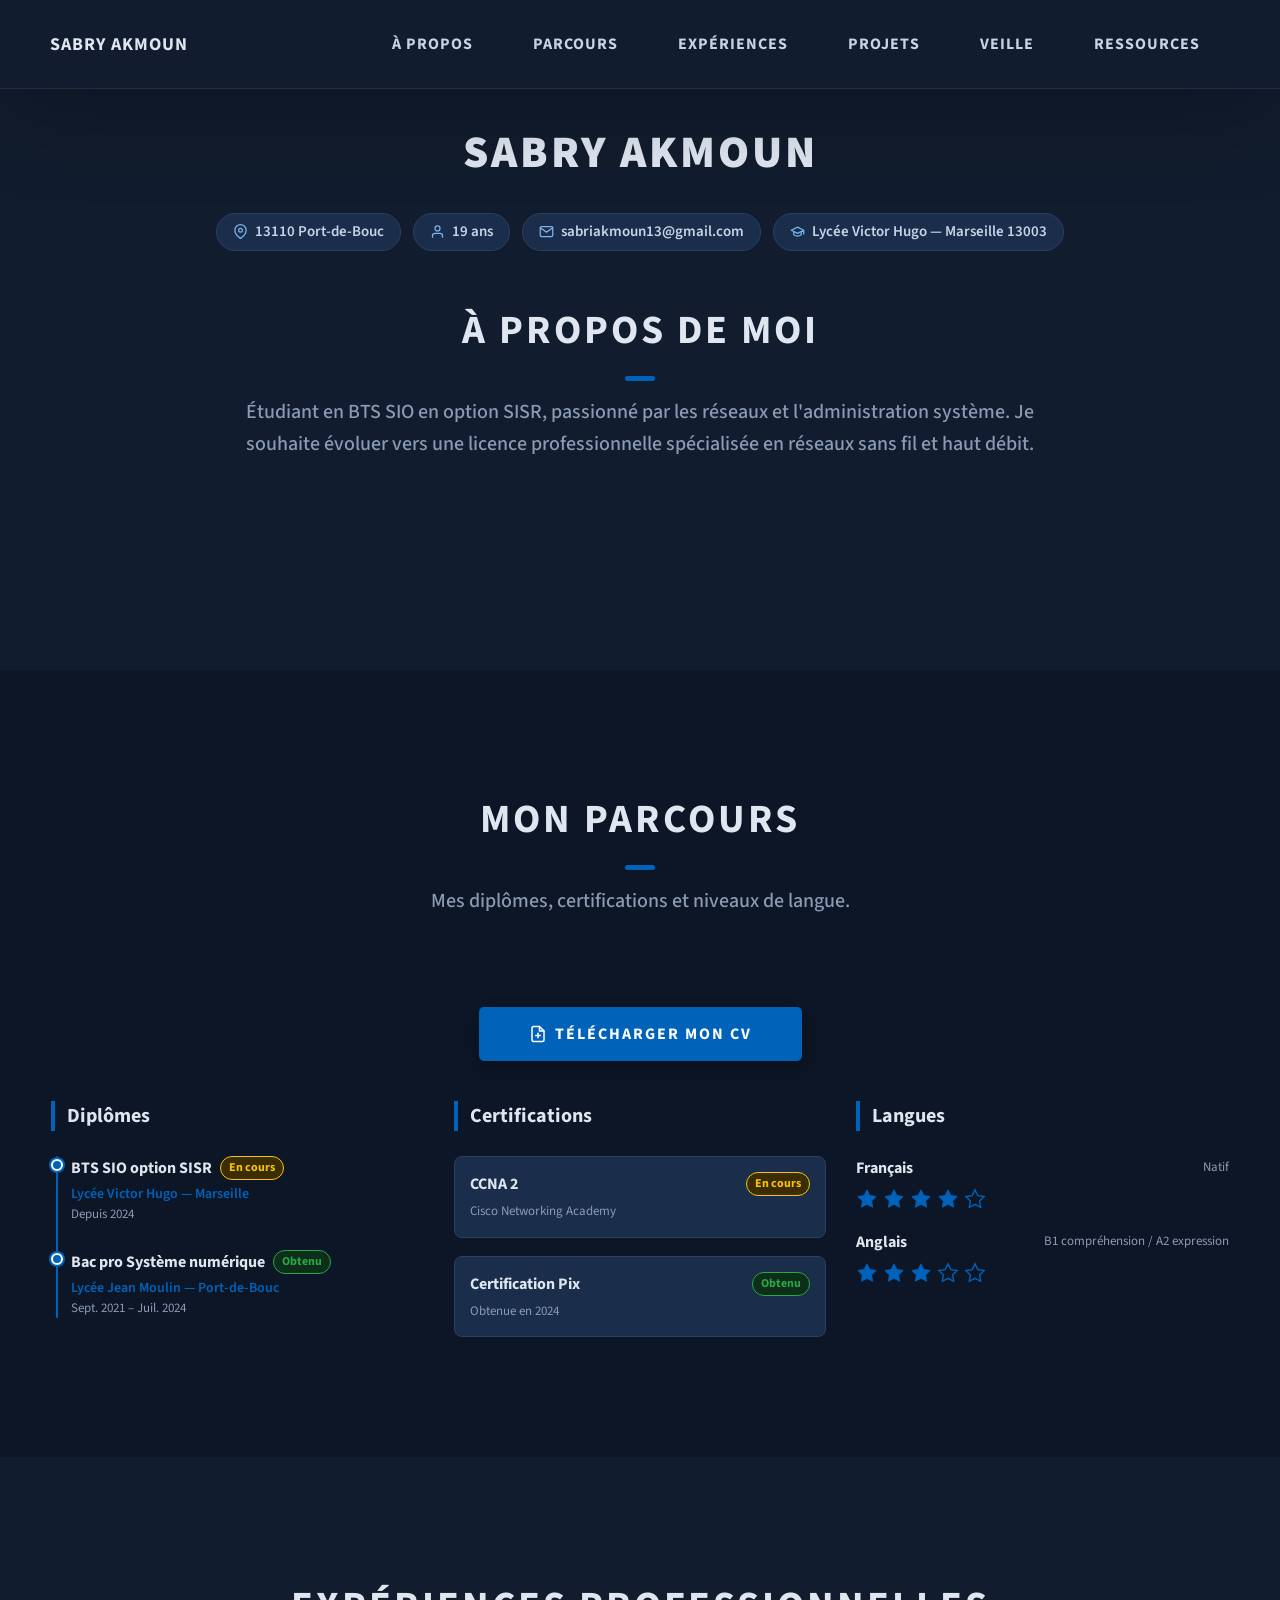
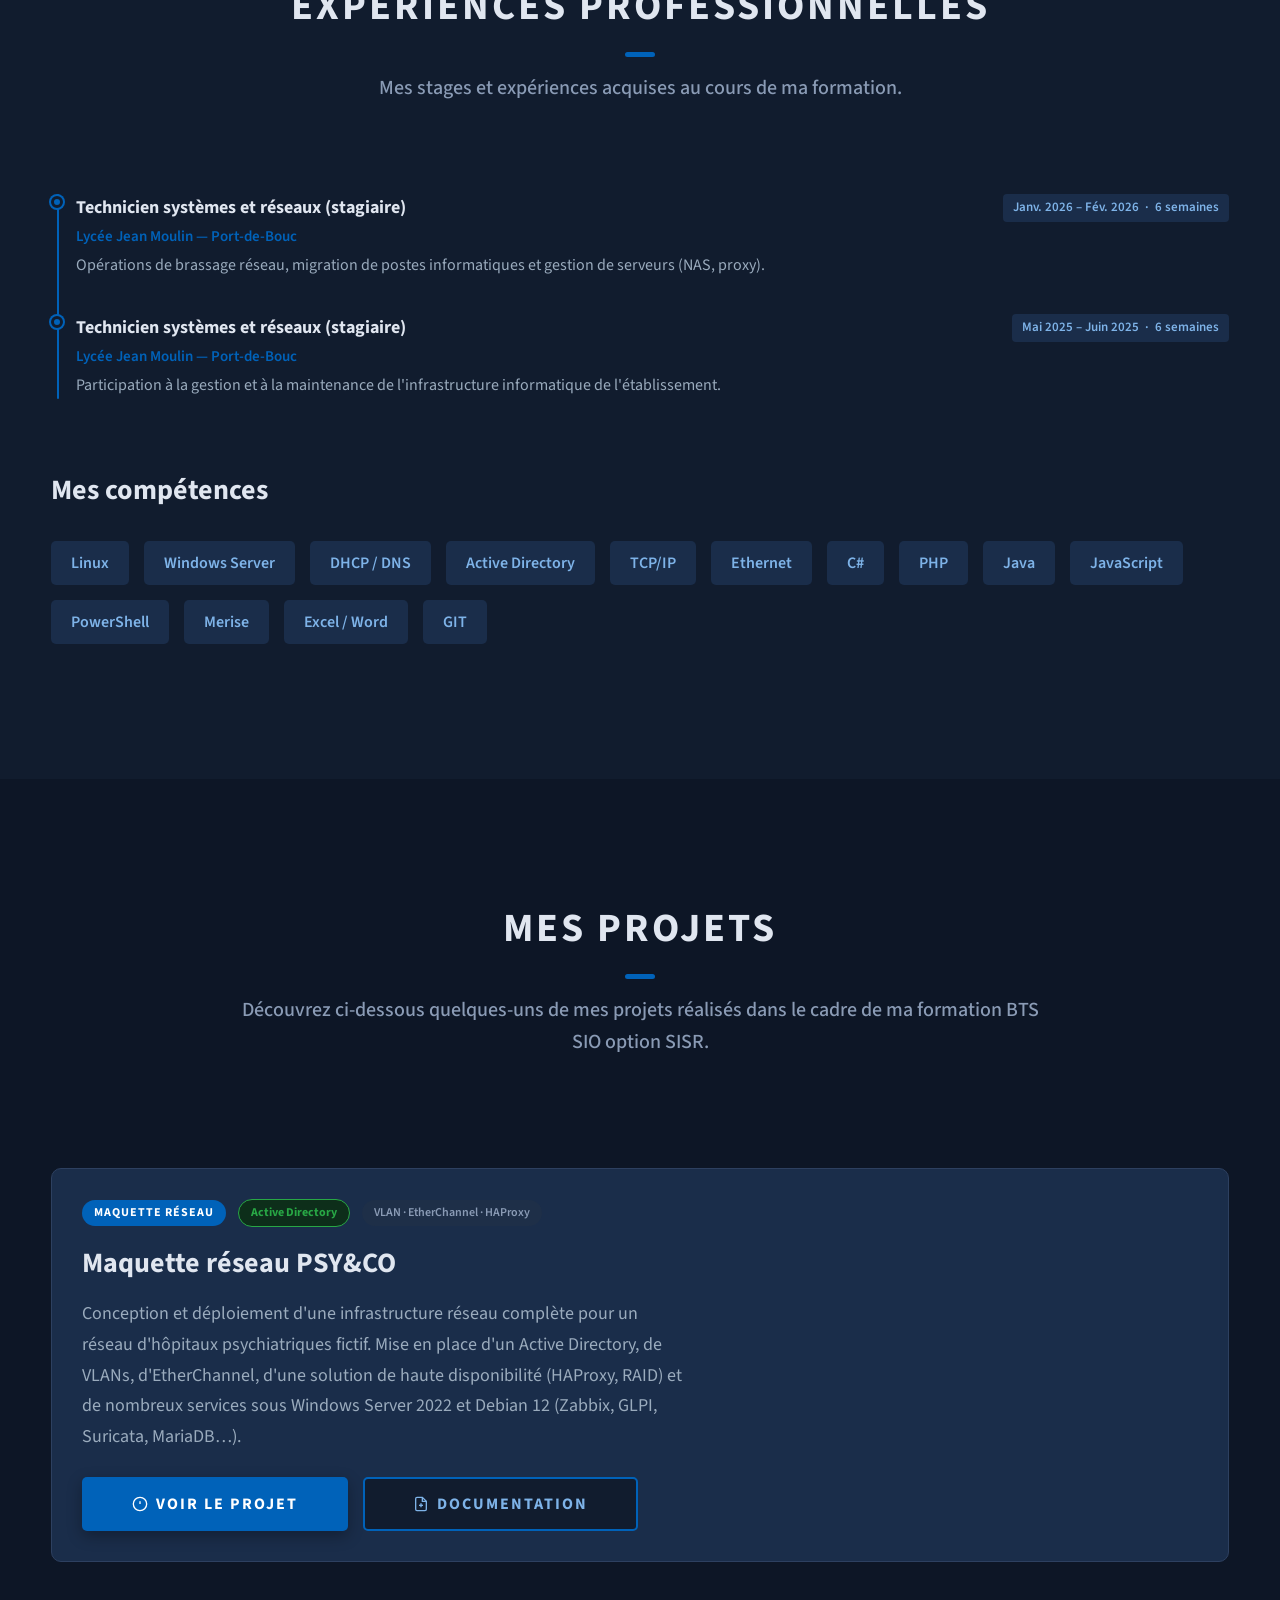
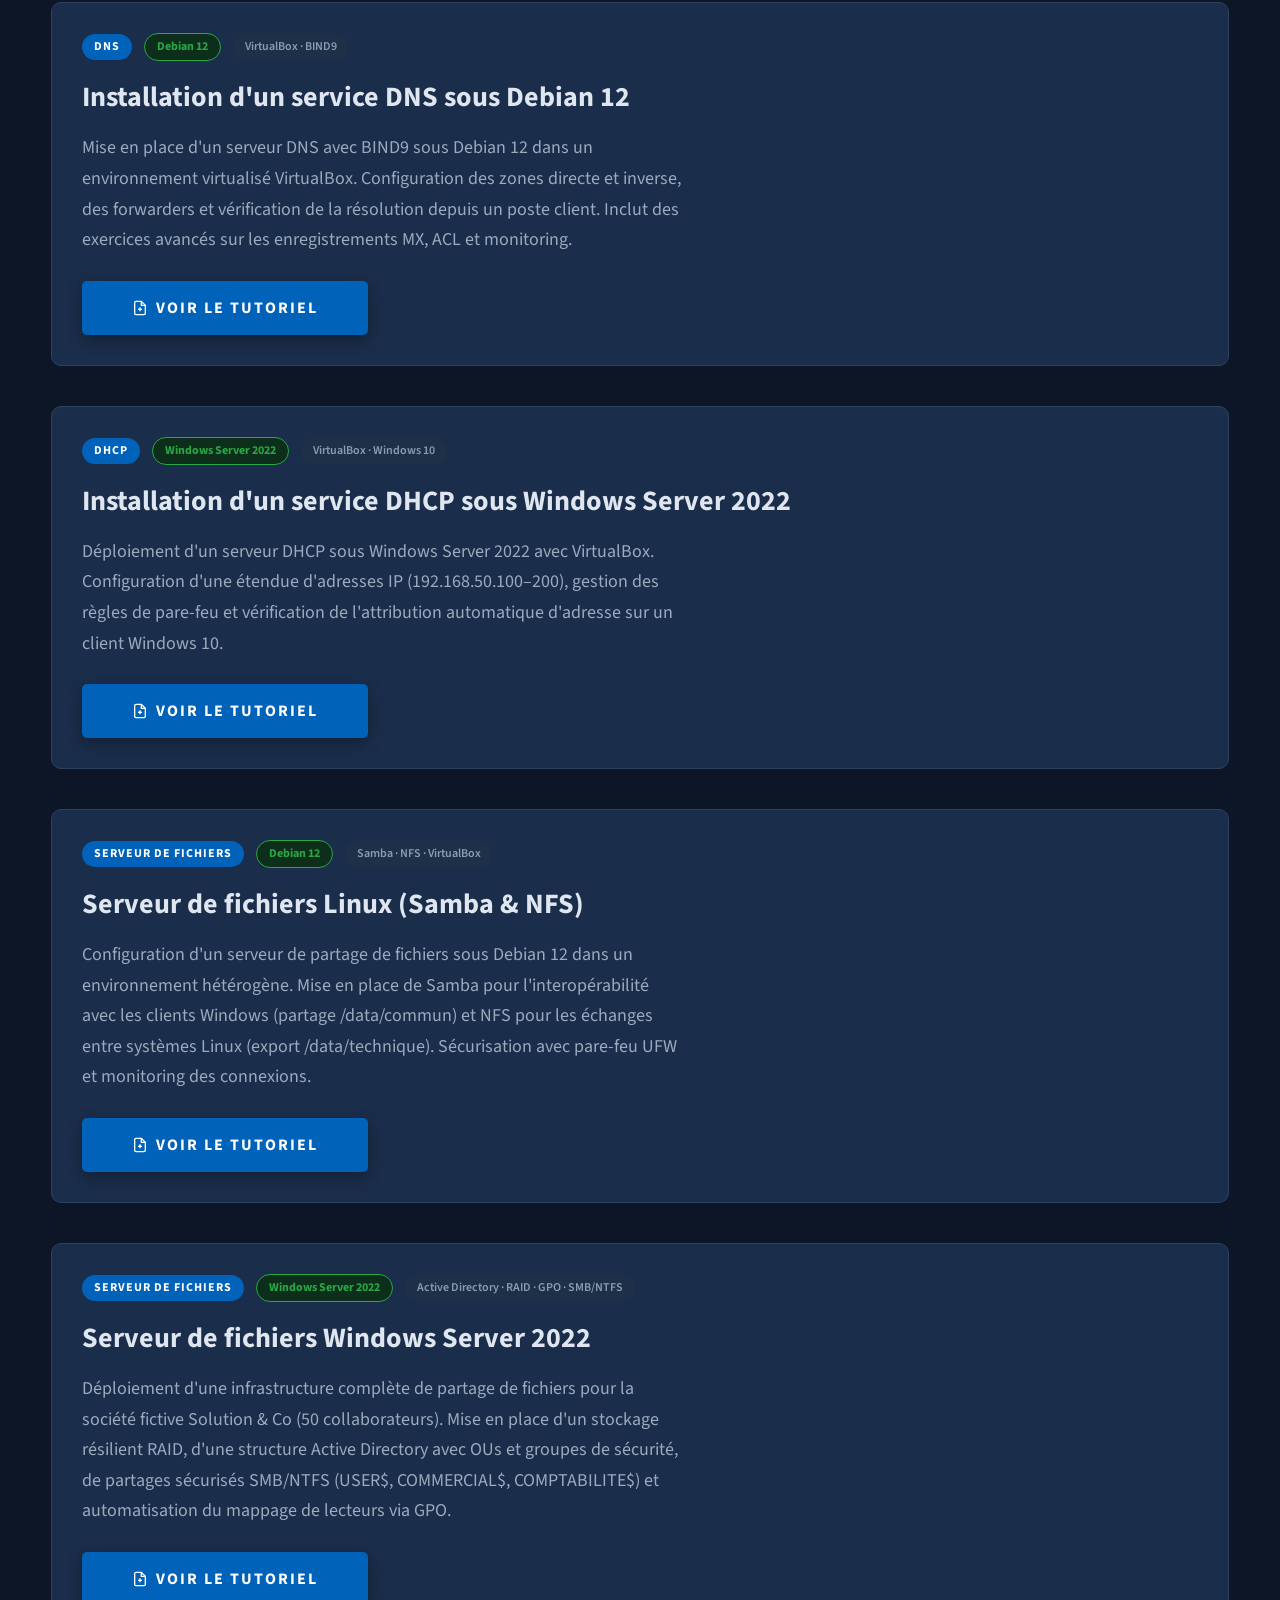
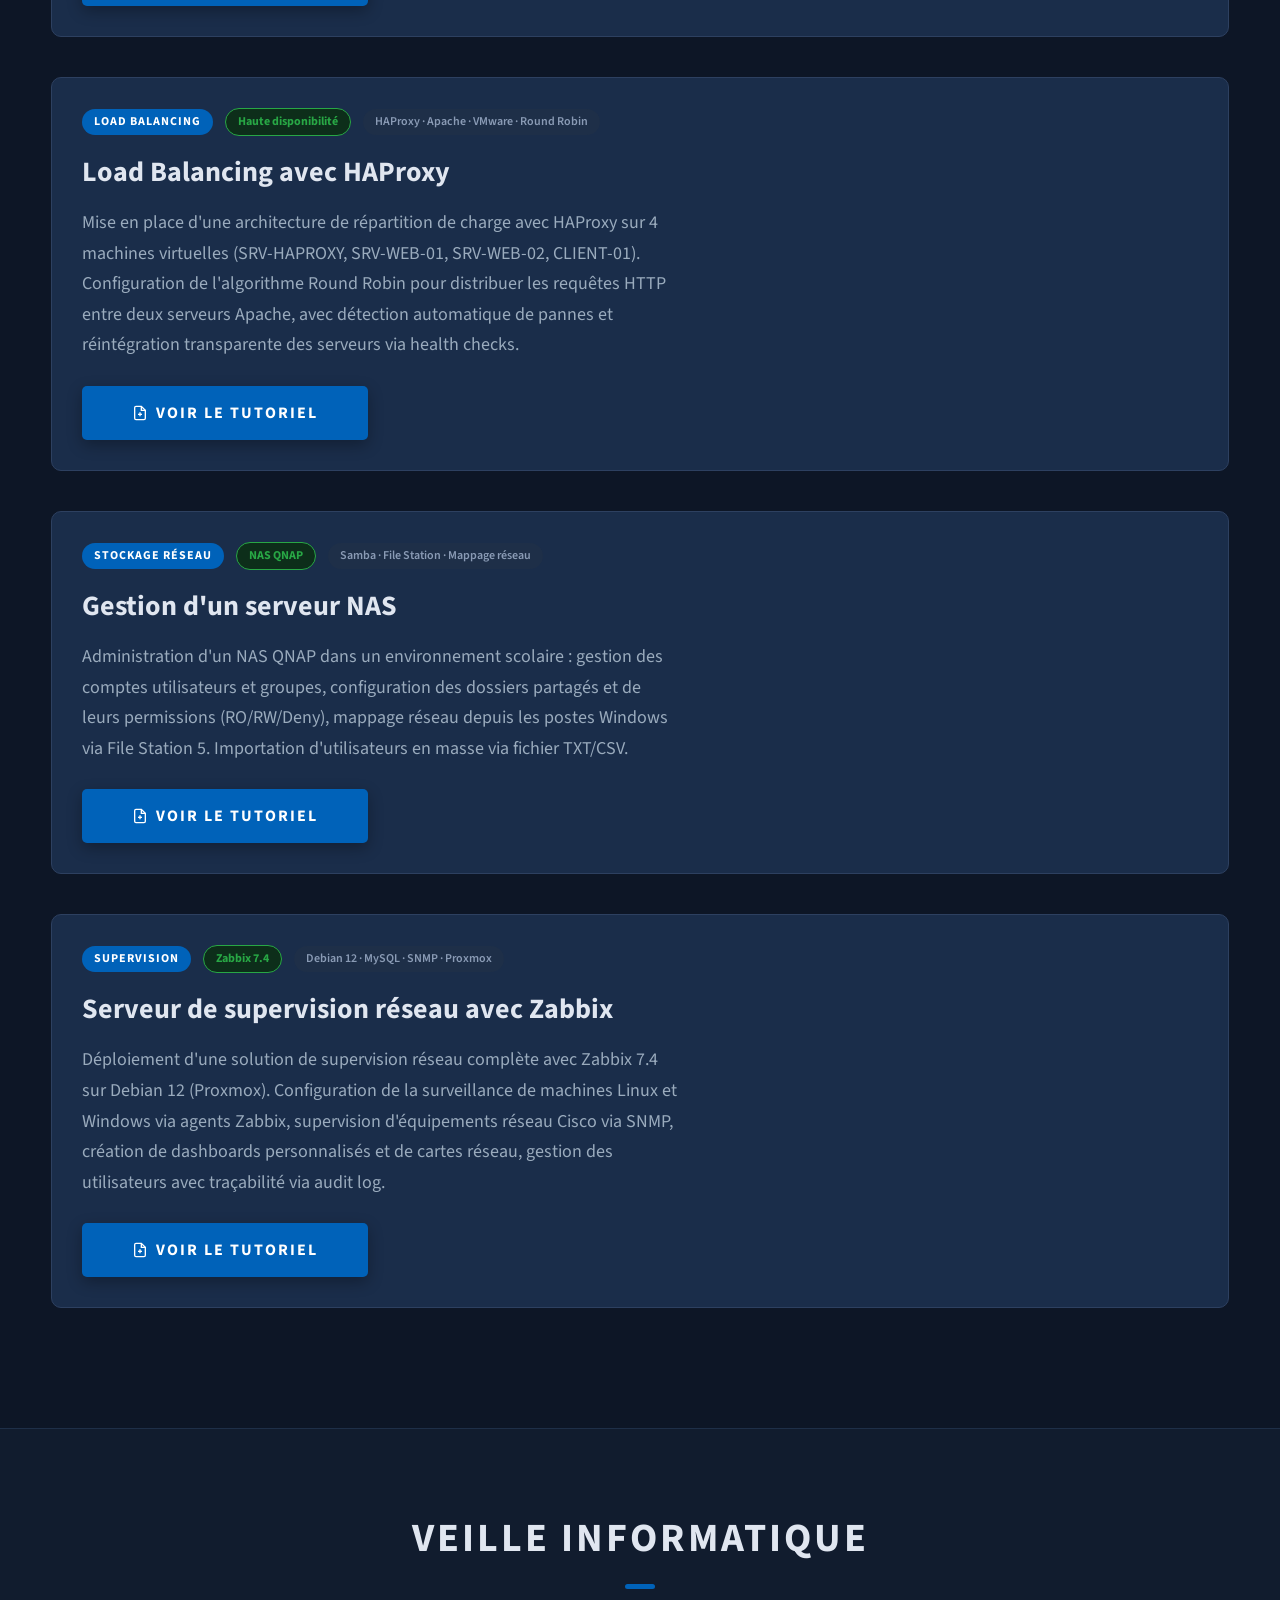
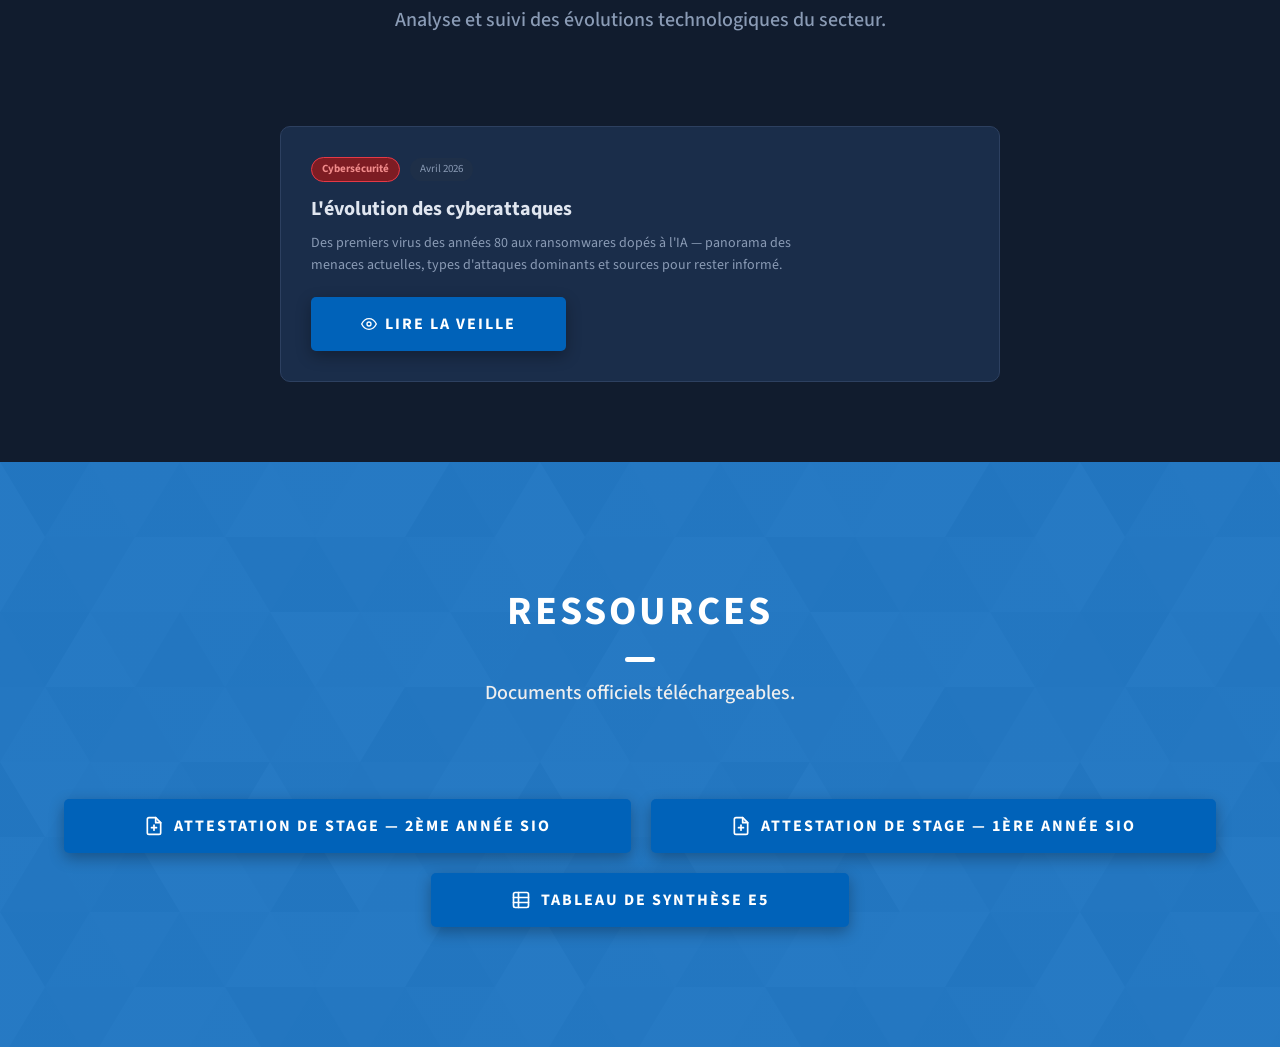
<file: index.html>
<!DOCTYPE html>
<html lang="fr">
  <head>
    <meta charset="UTF-8" />
    <meta name="viewport" content="width=device-width, initial-scale=1.0" />
    <meta http-equiv="X-UA-Compatible" content="ie=edge" />
    <title>Portfolio de Sabry Akmoun</title>
    <meta name="description" content="Portfolio de Sabry Akmoun" />
    <link rel="stylesheet" href="style.css">
    <link rel="preconnect" href="https://fonts.googleapis.com" />
    <link rel="preconnect" href="https://fonts.gstatic.com" crossorigin />
    <link href="https://fonts.googleapis.com/css2?family=Source+Sans+Pro:wght@400;600;700;900&display=swap" rel="stylesheet" />
  </head>
  <body>
    <header class="header">
      <div class="header__content">
        <div class="header__logo-container">
          <span class="header__logo-sub">Sabry Akmoun</span>
        </div>
        <div class="header__main">
          <ul class="header__links">
            <li class="header__link-wrapper">
              <a href="./index.html#about" class="header__link">À propos</a>
            </li>
            <li class="header__link-wrapper">
              <a href="./index.html#parcours" class="header__link">Parcours</a>
            </li>
            <li class="header__link-wrapper">
              <a href="./index.html#experiences" class="header__link">Expériences</a>
            </li>
            <li class="header__link-wrapper">
              <a href="./index.html#projects" class="header__link">Projets</a>
            </li>
            <li class="header__link-wrapper">
              <a href="./index.html#veille" class="header__link">Veille</a>
            </li>
            <li class="header__link-wrapper">
              <a href="./index.html#contact" class="header__link">Ressources</a>
            </li>
          </ul>
          <div class="header__main-ham-menu-cont">
            <img src="./ham-menu.svg" alt="menu hamburger" class="header__main-ham-menu" />
            <img src="./ham-menu-close.svg" alt="fermer le menu" class="header__main-ham-menu-close d-none" />
          </div>
        </div>
      </div>
      <div class="header__sm-menu">
        <div class="header__sm-menu-content">
          <ul class="header__sm-menu-links">
            <li class="header__sm-menu-link"><a href="./index.html#about">À propos</a></li>
            <li class="header__sm-menu-link"><a href="./index.html#parcours">Parcours</a></li>
            <li class="header__sm-menu-link"><a href="./index.html#experiences">Expériences</a></li>
            <li class="header__sm-menu-link"><a href="./index.html#projects">Projets</a></li>
            <li class="header__sm-menu-link"><a href="./index.html#veille">Veille</a></li>
            <li class="header__sm-menu-link"><a href="./index.html#contact">Ressources</a></li>
          </ul>
        </div>
      </div>
    </header>

    <!-- À PROPOS -->
    <section id="about" class="about sec-pad">
      <div class="main-container">

        <!-- Nom + infos personnelles -->
        <div style="text-align:center; margin-bottom:5rem;">
          <h2 style="font-size:4.5rem; font-weight:900; text-transform:uppercase; letter-spacing:3px; color:#e0e6f0; margin-bottom:2.5rem;">Sabry Akmoun</h2>
          <div style="display:flex; justify-content:center; align-items:center; flex-wrap:wrap; gap:1.2rem;">
            <span style="display:inline-flex;align-items:center;gap:0.7rem;background:#1a2d4a;color:#c5d4e8;font-size:1.5rem;font-weight:600;padding:0.7rem 1.6rem;border-radius:50px;border:1px solid #2d4060;">
              <svg xmlns="http://www.w3.org/2000/svg" width="15" height="15" viewBox="0 0 24 24" fill="none" stroke="#7eb3e8" stroke-width="2" stroke-linecap="round" stroke-linejoin="round"><path d="M21 10c0 7-9 13-9 13s-9-6-9-13a9 9 0 0118 0z"/><circle cx="12" cy="10" r="3"/></svg>
              13110 Port-de-Bouc
            </span>
            <span style="display:inline-flex;align-items:center;gap:0.7rem;background:#1a2d4a;color:#c5d4e8;font-size:1.5rem;font-weight:600;padding:0.7rem 1.6rem;border-radius:50px;border:1px solid #2d4060;">
              <svg xmlns="http://www.w3.org/2000/svg" width="15" height="15" viewBox="0 0 24 24" fill="none" stroke="#7eb3e8" stroke-width="2" stroke-linecap="round" stroke-linejoin="round"><path d="M20 21v-2a4 4 0 00-4-4H8a4 4 0 00-4 4v2"/><circle cx="12" cy="7" r="4"/></svg>
              19 ans
            </span>
            <a href="mailto:sabriakmoun13@gmail.com" style="display:inline-flex;align-items:center;gap:0.7rem;background:#1a2d4a;color:#c5d4e8;font-size:1.5rem;font-weight:600;padding:0.7rem 1.6rem;border-radius:50px;border:1px solid #2d4060;text-decoration:none;">
              <svg xmlns="http://www.w3.org/2000/svg" width="15" height="15" viewBox="0 0 24 24" fill="none" stroke="#7eb3e8" stroke-width="2" stroke-linecap="round" stroke-linejoin="round"><path d="M4 4h16c1.1 0 2 .9 2 2v12c0 1.1-.9 2-2 2H4c-1.1 0-2-.9-2-2V6c0-1.1.9-2 2-2z"/><polyline points="22,6 12,13 2,6"/></svg>
              sabriakmoun13@gmail.com
            </a>
            <span style="display:inline-flex;align-items:center;gap:0.7rem;background:#1a2d4a;color:#c5d4e8;font-size:1.5rem;font-weight:600;padding:0.7rem 1.6rem;border-radius:50px;border:1px solid #2d4060;">
              <svg xmlns="http://www.w3.org/2000/svg" width="15" height="15" viewBox="0 0 24 24" fill="none" stroke="#7eb3e8" stroke-width="2" stroke-linecap="round" stroke-linejoin="round"><path d="M22 10v6M2 10l10-5 10 5-10 5z"/><path d="M6 12v5c3 3 9 3 12 0v-5"/></svg>
              Lycée Victor Hugo — Marseille 13003
            </span>
          </div>
        </div>

        <h2 class="heading heading-sec heading-sec__mb-med">
          <span class="heading-sec__main">À propos de moi</span>
          <span class="heading-sec__sub">
            Étudiant en BTS SIO en option SISR, passionné par les réseaux et l'administration système. Je souhaite évoluer vers une licence professionnelle spécialisée en réseaux sans fil et haut débit.
          </span>
        </h2>
      </div>
    </section>

    <!-- MON PARCOURS -->
    <section id="parcours" class="projects sec-pad" style="background:#0d1626;">
      <div class="main-container">
        <h2 class="heading heading-sec heading-sec__mb-med">
          <span class="heading-sec__main">Mon Parcours</span>
          <span class="heading-sec__sub">
            Mes diplômes, certifications et niveaux de langue.
          </span>
        </h2>

        <!-- Bouton CV -->
        <div style="text-align:center; margin-bottom:4rem;">
          <a href="./CV_Sabry_Akmoun.pdf" target="_blank" class="btn btn--med btn--theme dynamicBgClr" style="display:inline-flex;align-items:center;gap:0.8rem;font-size:1.6rem;">
            <svg xmlns="http://www.w3.org/2000/svg" width="18" height="18" viewBox="0 0 24 24" fill="none" stroke="currentColor" stroke-width="2" stroke-linecap="round" stroke-linejoin="round"><path d="M14 2H6a2 2 0 00-2 2v16a2 2 0 002 2h12a2 2 0 002-2V8z"/><polyline points="14 2 14 8 20 8"/><line x1="12" y1="11" x2="12" y2="17"/><line x1="9" y1="14" x2="15" y2="14"/></svg>
            Télécharger mon CV
          </a>
        </div>

        <div style="display:grid; grid-template-columns:1fr 1fr 1fr; gap:3rem;">

          <!-- Diplômes -->
          <div>
            <h3 style="font-size:2rem; font-weight:700; margin-bottom:2.5rem; color:#e0e6f0; border-left:4px solid #0062b9; padding-left:1.2rem;">Diplômes</h3>
            <div style="position:relative; padding-left:2rem;">
              <div style="position:absolute;left:5px;top:0;bottom:0;width:2px;background:#0062b9;border-radius:2px;"></div>

              <!-- BTS en cours -->
              <div style="position:relative; margin-bottom:2.5rem;">
                <div style="position:absolute;left:-2rem;top:0.3rem;width:1.2rem;height:1.2rem;background:#0062b9;border-radius:50%;border:2px solid #fff;box-shadow:0 0 0 2px #0062b9;"></div>
                <div style="display:flex;align-items:center;gap:0.8rem;flex-wrap:wrap;margin-bottom:0.4rem;">
                  <h4 style="font-size:1.6rem;font-weight:700;color:#e0e6f0;">BTS SIO option SISR</h4>
                  <span style="background:#3a2e00;color:#ffc107;font-size:1.2rem;font-weight:700;padding:0.2rem 0.8rem;border-radius:20px;border:1px solid #ffc107;">En cours</span>
                </div>
                <p style="font-size:1.4rem;color:#0062b9;font-weight:600;">Lycée Victor Hugo — Marseille</p>
                <p style="font-size:1.3rem;color:#8a9bb5;">Depuis 2024</p>
              </div>

              <!-- Bac pro -->
              <div style="position:relative;">
                <div style="position:absolute;left:-2rem;top:0.3rem;width:1.2rem;height:1.2rem;background:#0062b9;border-radius:50%;border:2px solid #fff;box-shadow:0 0 0 2px #0062b9;"></div>
                <div style="display:flex;align-items:center;gap:0.8rem;flex-wrap:wrap;margin-bottom:0.4rem;">
                  <h4 style="font-size:1.6rem;font-weight:700;color:#e0e6f0;">Bac pro Système numérique</h4>
                  <span style="background:#0d2e1a;color:#28a745;font-size:1.2rem;font-weight:700;padding:0.2rem 0.8rem;border-radius:20px;border:1px solid #28a745;">Obtenu</span>
                </div>
                <p style="font-size:1.4rem;color:#0062b9;font-weight:600;">Lycée Jean Moulin — Port-de-Bouc</p>
                <p style="font-size:1.3rem;color:#8a9bb5;">Sept. 2021 – Juil. 2024</p>
              </div>
            </div>
          </div>

          <!-- Certifications -->
          <div>
            <h3 style="font-size:2rem; font-weight:700; margin-bottom:2.5rem; color:#e0e6f0; border-left:4px solid #0062b9; padding-left:1.2rem;">Certifications</h3>
            <div style="display:flex;flex-direction:column;gap:1.8rem;">

              <!-- CCNA en cours -->
              <div style="background:#1a2d4a;border-radius:8px;padding:1.5rem;border:1px solid #2d4060;">
                <div style="display:flex;justify-content:space-between;align-items:center;margin-bottom:0.6rem;">
                  <h4 style="font-size:1.6rem;font-weight:700;color:#e0e6f0;">CCNA 2</h4>
                  <span style="background:#3a2e00;color:#ffc107;font-size:1.2rem;font-weight:700;padding:0.2rem 0.8rem;border-radius:20px;border:1px solid #ffc107;">En cours</span>
                </div>
                <p style="font-size:1.3rem;color:#8a9bb5;">Cisco Networking Academy</p>
              </div>

              <!-- Pix obtenu -->
              <div style="background:#1a2d4a;border-radius:8px;padding:1.5rem;border:1px solid #2d4060;">
                <div style="display:flex;justify-content:space-between;align-items:center;margin-bottom:0.6rem;">
                  <h4 style="font-size:1.6rem;font-weight:700;color:#e0e6f0;">Certification Pix</h4>
                  <span style="background:#0d2e1a;color:#28a745;font-size:1.2rem;font-weight:700;padding:0.2rem 0.8rem;border-radius:20px;border:1px solid #28a745;">Obtenu</span>
                </div>
                <p style="font-size:1.3rem;color:#8a9bb5;">Obtenue en 2024</p>
              </div>
            </div>
          </div>

          <!-- Langues -->
          <div>
            <h3 style="font-size:2rem; font-weight:700; margin-bottom:2.5rem; color:#e0e6f0; border-left:4px solid #0062b9; padding-left:1.2rem;">Langues</h3>
            <div style="display:flex;flex-direction:column;gap:2rem;">

              <!-- Français -->
              <div>
                <div style="display:flex;justify-content:space-between;align-items:center;margin-bottom:0.8rem;">
                  <span style="font-size:1.6rem;font-weight:700;color:#e0e6f0;">Français</span>
                  <span style="font-size:1.3rem;color:#8a9bb5;">Natif</span>
                </div>
                <div style="display:flex;gap:0.5rem;">
                  <svg width="22" height="22" viewBox="0 0 24 24"><polygon points="12,2 15.09,8.26 22,9.27 17,14.14 18.18,21.02 12,17.77 5.82,21.02 7,14.14 2,9.27 8.91,8.26" fill="#0062b9" stroke="#0062b9" stroke-width="1"/></svg>
                  <svg width="22" height="22" viewBox="0 0 24 24"><polygon points="12,2 15.09,8.26 22,9.27 17,14.14 18.18,21.02 12,17.77 5.82,21.02 7,14.14 2,9.27 8.91,8.26" fill="#0062b9" stroke="#0062b9" stroke-width="1"/></svg>
                  <svg width="22" height="22" viewBox="0 0 24 24"><polygon points="12,2 15.09,8.26 22,9.27 17,14.14 18.18,21.02 12,17.77 5.82,21.02 7,14.14 2,9.27 8.91,8.26" fill="#0062b9" stroke="#0062b9" stroke-width="1"/></svg>
                  <svg width="22" height="22" viewBox="0 0 24 24"><polygon points="12,2 15.09,8.26 22,9.27 17,14.14 18.18,21.02 12,17.77 5.82,21.02 7,14.14 2,9.27 8.91,8.26" fill="#0062b9" stroke="#0062b9" stroke-width="1"/></svg>
                  <svg width="22" height="22" viewBox="0 0 24 24"><polygon points="12,2 15.09,8.26 22,9.27 17,14.14 18.18,21.02 12,17.77 5.82,21.02 7,14.14 2,9.27 8.91,8.26" fill="none" stroke="#0062b9" stroke-width="1.5"/></svg>
                </div>
              </div>

              <!-- Anglais -->
              <div>
                <div style="display:flex;justify-content:space-between;align-items:center;margin-bottom:0.8rem;">
                  <span style="font-size:1.6rem;font-weight:700;color:#e0e6f0;">Anglais</span>
                  <span style="font-size:1.3rem;color:#8a9bb5;">B1 compréhension / A2 expression</span>
                </div>
                <div style="display:flex;gap:0.5rem;">
                  <svg width="22" height="22" viewBox="0 0 24 24"><polygon points="12,2 15.09,8.26 22,9.27 17,14.14 18.18,21.02 12,17.77 5.82,21.02 7,14.14 2,9.27 8.91,8.26" fill="#0062b9" stroke="#0062b9" stroke-width="1"/></svg>
                  <svg width="22" height="22" viewBox="0 0 24 24"><polygon points="12,2 15.09,8.26 22,9.27 17,14.14 18.18,21.02 12,17.77 5.82,21.02 7,14.14 2,9.27 8.91,8.26" fill="#0062b9" stroke="#0062b9" stroke-width="1"/></svg>
                  <svg width="22" height="22" viewBox="0 0 24 24"><polygon points="12,2 15.09,8.26 22,9.27 17,14.14 18.18,21.02 12,17.77 5.82,21.02 7,14.14 2,9.27 8.91,8.26" fill="#0062b9" stroke="#0062b9" stroke-width="1"/></svg>
                  <svg width="22" height="22" viewBox="0 0 24 24"><polygon points="12,2 15.09,8.26 22,9.27 17,14.14 18.18,21.02 12,17.77 5.82,21.02 7,14.14 2,9.27 8.91,8.26" fill="none" stroke="#0062b9" stroke-width="1.5"/></svg>
                  <svg width="22" height="22" viewBox="0 0 24 24"><polygon points="12,2 15.09,8.26 22,9.27 17,14.14 18.18,21.02 12,17.77 5.82,21.02 7,14.14 2,9.27 8.91,8.26" fill="none" stroke="#0062b9" stroke-width="1.5"/></svg>
                </div>
              </div>

            </div>
          </div>

        </div>
      </div>
    </section>

    <!-- EXPÉRIENCES + COMPÉTENCES -->
    <section id="experiences" class="about sec-pad" style="background:#111c2e;">
      <div class="main-container">
        <h2 class="heading heading-sec heading-sec__mb-med">
          <span class="heading-sec__main">Expériences professionnelles</span>
          <span class="heading-sec__sub">Mes stages et expériences acquises au cours de ma formation.</span>
        </h2>
        <div style="position:relative; padding-left: 2.5rem;">
          <div style="position:absolute;left:0.6rem;top:0;bottom:0;width:2px;background:#0062b9;border-radius:2px;"></div>

          <div style="position:relative;margin-bottom:3.5rem;">
            <div style="position:absolute;left:-2.5rem;top:0.2rem;width:1.2rem;height:1.2rem;background:#0062b9;border-radius:50%;border:3px solid #111c2e;box-shadow:0 0 0 2px #0062b9;"></div>
            <div style="display:flex;justify-content:space-between;align-items:flex-start;flex-wrap:wrap;gap:0.5rem;">
              <h3 style="font-size:1.8rem;font-weight:700;color:#e0e6f0;">Technicien systèmes et réseaux (stagiaire)</h3>
              <span style="background:#1a2d4a;color:#7eb3e8;font-size:1.3rem;font-weight:600;padding:0.4rem 1rem;border-radius:4px;white-space:nowrap;">Janv. 2026 – Fév. 2026 &nbsp;·&nbsp; 6 semaines</span>
            </div>
            <p style="font-size:1.5rem;color:#0062b9;font-weight:600;margin:0.4rem 0;">Lycée Jean Moulin — Port-de-Bouc</p>
            <p style="font-size:1.6rem;color:#9aabbd;line-height:1.7;">Opérations de brassage réseau, migration de postes informatiques et gestion de serveurs (NAS, proxy).</p>
          </div>

          <div style="position:relative;margin-bottom:3.5rem;">
            <div style="position:absolute;left:-2.5rem;top:0.2rem;width:1.2rem;height:1.2rem;background:#0062b9;border-radius:50%;border:3px solid #111c2e;box-shadow:0 0 0 2px #0062b9;"></div>
            <div style="display:flex;justify-content:space-between;align-items:flex-start;flex-wrap:wrap;gap:0.5rem;">
              <h3 style="font-size:1.8rem;font-weight:700;color:#e0e6f0;">Technicien systèmes et réseaux (stagiaire)</h3>
              <span style="background:#1a2d4a;color:#7eb3e8;font-size:1.3rem;font-weight:600;padding:0.4rem 1rem;border-radius:4px;white-space:nowrap;">Mai 2025 – Juin 2025 &nbsp;·&nbsp; 6 semaines</span>
            </div>
            <p style="font-size:1.5rem;color:#0062b9;font-weight:600;margin:0.4rem 0;">Lycée Jean Moulin — Port-de-Bouc</p>
            <p style="font-size:1.6rem;color:#9aabbd;line-height:1.7;">Participation à la gestion et à la maintenance de l'infrastructure informatique de l'établissement.</p>
          </div>


        </div>

        <!-- MES COMPÉTENCES -->
        <div style="margin-top:7rem;">
          <h3 class="about__content-title" style="margin-bottom:3rem;">Mes compétences</h3>
          <div class="skills">
            <div class="skills__skill">Linux</div>
            <div class="skills__skill">Windows Server</div>
            <div class="skills__skill">DHCP / DNS</div>
            <div class="skills__skill">Active Directory</div>
            <div class="skills__skill">TCP/IP</div>
            <div class="skills__skill">Ethernet</div>
            <div class="skills__skill">C#</div>
            <div class="skills__skill">PHP</div>
            <div class="skills__skill">Java</div>
            <div class="skills__skill">JavaScript</div>
            <div class="skills__skill">PowerShell</div>
            <div class="skills__skill">Merise</div>
            <div class="skills__skill">Excel / Word</div>
            <div class="skills__skill">GIT</div>
          </div>
        </div>

      </div>
    </section>

    <!-- PROJETS -->
    <section id="projects" class="projects sec-pad">
      <div class="main-container">
        <h2 class="heading heading-sec heading-sec__mb-bg">
          <span class="heading-sec__main">Mes Projets</span>
          <span class="heading-sec__sub">Découvrez ci-dessous quelques-uns de mes projets réalisés dans le cadre de ma formation BTS SIO option SISR.</span>
        </h2>
        <div class="projects__content">

          <!-- Projet PSY&CO -->
          <div style="background:#1a2d4a;border-radius:1rem;padding:3rem;margin-bottom:4rem;border:1px solid #2d4060;">
            <div style="display:flex;align-items:center;gap:1.2rem;margin-bottom:1.5rem;flex-wrap:wrap;">
              <span style="background:#0062b9;color:#fff;font-size:1.2rem;font-weight:700;padding:0.4rem 1.2rem;border-radius:20px;text-transform:uppercase;letter-spacing:1px;">Maquette réseau</span>
              <span style="background:#0d2e1a;color:#28a745;font-size:1.2rem;font-weight:700;padding:0.4rem 1.2rem;border-radius:20px;border:1px solid #28a745;">Active Directory</span>
              <span style="background:#1e2f48;color:#8a9bb5;font-size:1.2rem;font-weight:600;padding:0.4rem 1.2rem;border-radius:20px;">VLAN · EtherChannel · HAProxy</span>
            </div>
            <h3 class="projects__row-content-title" style="margin-bottom:1.5rem;">Maquette réseau PSY&amp;CO</h3>
            <p class="projects__row-content-desc" style="margin-bottom:2.5rem;">Conception et déploiement d'une infrastructure réseau complète pour un réseau d'hôpitaux psychiatriques fictif. Mise en place d'un Active Directory, de VLANs, d'EtherChannel, d'une solution de haute disponibilité (HAProxy, RAID) et de nombreux services sous Windows Server 2022 et Debian 12 (Zabbix, GLPI, Suricata, MariaDB…).</p>
            <div style="display:flex;gap:1.5rem;flex-wrap:wrap;align-items:center;">
              <a href="./projet-psyandco.html" class="btn btn--med btn--theme dynamicBgClr" style="display:inline-flex;align-items:center;gap:0.8rem;">
                <svg xmlns="http://www.w3.org/2000/svg" width="16" height="16" viewBox="0 0 24 24" fill="none" stroke="currentColor" stroke-width="2"><circle cx="12" cy="12" r="10"/><line x1="12" y1="8" x2="12" y2="12"/><line x1="12" y1="16" x2="12.01" y2="16"/></svg>
                Voir le projet
              </a>
              <a href="./DOC_technique_PSYANDCO.pdf" target="_blank" class="btn btn--med btn--theme-inv" style="display:inline-flex;align-items:center;gap:0.8rem;">
                <svg xmlns="http://www.w3.org/2000/svg" width="16" height="16" viewBox="0 0 24 24" fill="none" stroke="currentColor" stroke-width="2"><path d="M14 2H6a2 2 0 00-2 2v16a2 2 0 002 2h12a2 2 0 002-2V8z"/><polyline points="14 2 14 8 20 8"/><line x1="12" y1="11" x2="12" y2="17"/><line x1="9" y1="14" x2="15" y2="14"/></svg>
                Documentation
              </a>
            </div>
          </div>

          <!-- Projet DNS Debian 12 -->
          <div style="background:#1a2d4a;border-radius:1rem;padding:3rem;margin-bottom:4rem;border:1px solid #2d4060;">
            <div style="display:flex;align-items:center;gap:1.2rem;margin-bottom:1.5rem;flex-wrap:wrap;">
              <span style="background:#0062b9;color:#fff;font-size:1.2rem;font-weight:700;padding:0.4rem 1.2rem;border-radius:20px;text-transform:uppercase;letter-spacing:1px;">DNS</span>
              <span style="background:#0d2e1a;color:#28a745;font-size:1.2rem;font-weight:700;padding:0.4rem 1.2rem;border-radius:20px;border:1px solid #28a745;">Debian 12</span>
              <span style="background:#1e2f48;color:#8a9bb5;font-size:1.2rem;font-weight:600;padding:0.4rem 1.2rem;border-radius:20px;">VirtualBox · BIND9</span>
            </div>
            <h3 class="projects__row-content-title" style="margin-bottom:1.5rem;">Installation d'un service DNS sous Debian 12</h3>
            <p class="projects__row-content-desc" style="margin-bottom:2.5rem;">Mise en place d'un serveur DNS avec BIND9 sous Debian 12 dans un environnement virtualisé VirtualBox. Configuration des zones directe et inverse, des forwarders et vérification de la résolution depuis un poste client. Inclut des exercices avancés sur les enregistrements MX, ACL et monitoring.</p>
            <div style="display:flex;gap:1.5rem;flex-wrap:wrap;align-items:center;">
              <a href="./Tuto_DNS_DEBIAN_12.pdf" class="btn btn--med btn--theme dynamicBgClr" target="_blank" style="display:inline-flex;align-items:center;gap:0.8rem;">
                <svg xmlns="http://www.w3.org/2000/svg" width="16" height="16" viewBox="0 0 24 24" fill="none" stroke="currentColor" stroke-width="2"><path d="M14 2H6a2 2 0 00-2 2v16a2 2 0 002 2h12a2 2 0 002-2V8z"/><polyline points="14 2 14 8 20 8"/><line x1="12" y1="11" x2="12" y2="17"/><line x1="9" y1="14" x2="15" y2="14"/></svg>
                Voir le tutoriel
              </a>
            </div>
          </div>

          <!-- Projet DHCP Windows Server -->
          <div style="background:#1a2d4a;border-radius:1rem;padding:3rem;margin-bottom:4rem;border:1px solid #2d4060;">
            <div style="display:flex;align-items:center;gap:1.2rem;margin-bottom:1.5rem;flex-wrap:wrap;">
              <span style="background:#0062b9;color:#fff;font-size:1.2rem;font-weight:700;padding:0.4rem 1.2rem;border-radius:20px;text-transform:uppercase;letter-spacing:1px;">DHCP</span>
              <span style="background:#0d2e1a;color:#28a745;font-size:1.2rem;font-weight:700;padding:0.4rem 1.2rem;border-radius:20px;border:1px solid #28a745;">Windows Server 2022</span>
              <span style="background:#1e2f48;color:#8a9bb5;font-size:1.2rem;font-weight:600;padding:0.4rem 1.2rem;border-radius:20px;">VirtualBox · Windows 10</span>
            </div>
            <h3 class="projects__row-content-title" style="margin-bottom:1.5rem;">Installation d'un service DHCP sous Windows Server 2022</h3>
            <p class="projects__row-content-desc" style="margin-bottom:2.5rem;">Déploiement d'un serveur DHCP sous Windows Server 2022 avec VirtualBox. Configuration d'une étendue d'adresses IP (192.168.50.100–200), gestion des règles de pare-feu et vérification de l'attribution automatique d'adresse sur un client Windows 10.</p>
            <div style="display:flex;gap:1.5rem;flex-wrap:wrap;align-items:center;">
              <a href="./Tuto_DHCP.pdf" class="btn btn--med btn--theme dynamicBgClr" target="_blank" style="display:inline-flex;align-items:center;gap:0.8rem;">
                <svg xmlns="http://www.w3.org/2000/svg" width="16" height="16" viewBox="0 0 24 24" fill="none" stroke="currentColor" stroke-width="2"><path d="M14 2H6a2 2 0 00-2 2v16a2 2 0 002 2h12a2 2 0 002-2V8z"/><polyline points="14 2 14 8 20 8"/><line x1="12" y1="11" x2="12" y2="17"/><line x1="9" y1="14" x2="15" y2="14"/></svg>
                Voir le tutoriel
              </a>
            </div>
          </div>

          <!-- Projet Serveur de fichiers Linux -->
          <div style="background:#1a2d4a;border-radius:1rem;padding:3rem;margin-bottom:4rem;border:1px solid #2d4060;">
            <div style="display:flex;align-items:center;gap:1.2rem;margin-bottom:1.5rem;flex-wrap:wrap;">
              <span style="background:#0062b9;color:#fff;font-size:1.2rem;font-weight:700;padding:0.4rem 1.2rem;border-radius:20px;text-transform:uppercase;letter-spacing:1px;">Serveur de fichiers</span>
              <span style="background:#0d2e1a;color:#28a745;font-size:1.2rem;font-weight:700;padding:0.4rem 1.2rem;border-radius:20px;border:1px solid #28a745;">Debian 12</span>
              <span style="background:#1e2f48;color:#8a9bb5;font-size:1.2rem;font-weight:600;padding:0.4rem 1.2rem;border-radius:20px;">Samba · NFS · VirtualBox</span>
            </div>
            <h3 class="projects__row-content-title" style="margin-bottom:1.5rem;">Serveur de fichiers Linux (Samba &amp; NFS)</h3>
            <p class="projects__row-content-desc" style="margin-bottom:2.5rem;">Configuration d'un serveur de partage de fichiers sous Debian 12 dans un environnement hétérogène. Mise en place de Samba pour l'interopérabilité avec les clients Windows (partage /data/commun) et NFS pour les échanges entre systèmes Linux (export /data/technique). Sécurisation avec pare-feu UFW et monitoring des connexions.</p>
            <div style="display:flex;gap:1.5rem;flex-wrap:wrap;align-items:center;">
              <a href="./Tuto_Serveur_de_fichier_Linux.pdf" class="btn btn--med btn--theme dynamicBgClr" target="_blank" style="display:inline-flex;align-items:center;gap:0.8rem;">
                <svg xmlns="http://www.w3.org/2000/svg" width="16" height="16" viewBox="0 0 24 24" fill="none" stroke="currentColor" stroke-width="2"><path d="M14 2H6a2 2 0 00-2 2v16a2 2 0 002 2h12a2 2 0 002-2V8z"/><polyline points="14 2 14 8 20 8"/><line x1="12" y1="11" x2="12" y2="17"/><line x1="9" y1="14" x2="15" y2="14"/></svg>
                Voir le tutoriel
              </a>
            </div>
          </div>

          <!-- Projet Serveur de fichiers Windows Server -->
          <div style="background:#1a2d4a;border-radius:1rem;padding:3rem;margin-bottom:4rem;border:1px solid #2d4060;">
            <div style="display:flex;align-items:center;gap:1.2rem;margin-bottom:1.5rem;flex-wrap:wrap;">
              <span style="background:#0062b9;color:#fff;font-size:1.2rem;font-weight:700;padding:0.4rem 1.2rem;border-radius:20px;text-transform:uppercase;letter-spacing:1px;">Serveur de fichiers</span>
              <span style="background:#0d2e1a;color:#28a745;font-size:1.2rem;font-weight:700;padding:0.4rem 1.2rem;border-radius:20px;border:1px solid #28a745;">Windows Server 2022</span>
              <span style="background:#1e2f48;color:#8a9bb5;font-size:1.2rem;font-weight:600;padding:0.4rem 1.2rem;border-radius:20px;">Active Directory · RAID · GPO · SMB/NTFS</span>
            </div>
            <h3 class="projects__row-content-title" style="margin-bottom:1.5rem;">Serveur de fichiers Windows Server 2022</h3>
            <p class="projects__row-content-desc" style="margin-bottom:2.5rem;">Déploiement d'une infrastructure complète de partage de fichiers pour la société fictive Solution &amp; Co (50 collaborateurs). Mise en place d'un stockage résilient RAID, d'une structure Active Directory avec OUs et groupes de sécurité, de partages sécurisés SMB/NTFS (USER$, COMMERCIAL$, COMPTABILITE$) et automatisation du mappage de lecteurs via GPO.</p>
            <div style="display:flex;gap:1.5rem;flex-wrap:wrap;align-items:center;">
              <a href="./Tuto_Serveur_de_fichier_WS.pdf" class="btn btn--med btn--theme dynamicBgClr" target="_blank" style="display:inline-flex;align-items:center;gap:0.8rem;">
                <svg xmlns="http://www.w3.org/2000/svg" width="16" height="16" viewBox="0 0 24 24" fill="none" stroke="currentColor" stroke-width="2"><path d="M14 2H6a2 2 0 00-2 2v16a2 2 0 002 2h12a2 2 0 002-2V8z"/><polyline points="14 2 14 8 20 8"/><line x1="12" y1="11" x2="12" y2="17"/><line x1="9" y1="14" x2="15" y2="14"/></svg>
                Voir le tutoriel
              </a>
            </div>
          </div>

          <!-- Projet Load Balancing HAProxy -->
          <div style="background:#1a2d4a;border-radius:1rem;padding:3rem;margin-bottom:4rem;border:1px solid #2d4060;">
            <div style="display:flex;align-items:center;gap:1.2rem;margin-bottom:1.5rem;flex-wrap:wrap;">
              <span style="background:#0062b9;color:#fff;font-size:1.2rem;font-weight:700;padding:0.4rem 1.2rem;border-radius:20px;text-transform:uppercase;letter-spacing:1px;">Load Balancing</span>
              <span style="background:#0d2e1a;color:#28a745;font-size:1.2rem;font-weight:700;padding:0.4rem 1.2rem;border-radius:20px;border:1px solid #28a745;">Haute disponibilité</span>
              <span style="background:#1e2f48;color:#8a9bb5;font-size:1.2rem;font-weight:600;padding:0.4rem 1.2rem;border-radius:20px;">HAProxy · Apache · VMware · Round Robin</span>
            </div>
            <h3 class="projects__row-content-title" style="margin-bottom:1.5rem;">Load Balancing avec HAProxy</h3>
            <p class="projects__row-content-desc" style="margin-bottom:2.5rem;">Mise en place d'une architecture de répartition de charge avec HAProxy sur 4 machines virtuelles (SRV-HAPROXY, SRV-WEB-01, SRV-WEB-02, CLIENT-01). Configuration de l'algorithme Round Robin pour distribuer les requêtes HTTP entre deux serveurs Apache, avec détection automatique de pannes et réintégration transparente des serveurs via health checks.</p>
            <div style="display:flex;gap:1.5rem;flex-wrap:wrap;align-items:center;">
              <a href="./Tuto_HA_Proxy.pdf" class="btn btn--med btn--theme dynamicBgClr" target="_blank" style="display:inline-flex;align-items:center;gap:0.8rem;">
                <svg xmlns="http://www.w3.org/2000/svg" width="16" height="16" viewBox="0 0 24 24" fill="none" stroke="currentColor" stroke-width="2"><path d="M14 2H6a2 2 0 00-2 2v16a2 2 0 002 2h12a2 2 0 002-2V8z"/><polyline points="14 2 14 8 20 8"/><line x1="12" y1="11" x2="12" y2="17"/><line x1="9" y1="14" x2="15" y2="14"/></svg>
                Voir le tutoriel
              </a>
            </div>
          </div>

          <!-- Projet Gestion NAS -->
          <div style="background:#1a2d4a;border-radius:1rem;padding:3rem;margin-bottom:4rem;border:1px solid #2d4060;">
            <div style="display:flex;align-items:center;gap:1.2rem;margin-bottom:1.5rem;flex-wrap:wrap;">
              <span style="background:#0062b9;color:#fff;font-size:1.2rem;font-weight:700;padding:0.4rem 1.2rem;border-radius:20px;text-transform:uppercase;letter-spacing:1px;">Stockage réseau</span>
              <span style="background:#0d2e1a;color:#28a745;font-size:1.2rem;font-weight:700;padding:0.4rem 1.2rem;border-radius:20px;border:1px solid #28a745;">NAS QNAP</span>
              <span style="background:#1e2f48;color:#8a9bb5;font-size:1.2rem;font-weight:600;padding:0.4rem 1.2rem;border-radius:20px;">Samba · File Station · Mappage réseau</span>
            </div>
            <h3 class="projects__row-content-title" style="margin-bottom:1.5rem;">Gestion d'un serveur NAS</h3>
            <p class="projects__row-content-desc" style="margin-bottom:2.5rem;">Administration d'un NAS QNAP dans un environnement scolaire : gestion des comptes utilisateurs et groupes, configuration des dossiers partagés et de leurs permissions (RO/RW/Deny), mappage réseau depuis les postes Windows via File Station 5. Importation d'utilisateurs en masse via fichier TXT/CSV.</p>
            <div style="display:flex;gap:1.5rem;flex-wrap:wrap;align-items:center;">
              <a href="./Tuto_NAS.pdf" class="btn btn--med btn--theme dynamicBgClr" target="_blank" style="display:inline-flex;align-items:center;gap:0.8rem;">
                <svg xmlns="http://www.w3.org/2000/svg" width="16" height="16" viewBox="0 0 24 24" fill="none" stroke="currentColor" stroke-width="2"><path d="M14 2H6a2 2 0 00-2 2v16a2 2 0 002 2h12a2 2 0 002-2V8z"/><polyline points="14 2 14 8 20 8"/><line x1="12" y1="11" x2="12" y2="17"/><line x1="9" y1="14" x2="15" y2="14"/></svg>
                Voir le tutoriel
              </a>
            </div>
          </div>

          <!-- Projet Serveur de supervision Zabbix -->
          <div style="background:#1a2d4a;border-radius:1rem;padding:3rem;margin-bottom:0;border:1px solid #2d4060;">
            <div style="display:flex;align-items:center;gap:1.2rem;margin-bottom:1.5rem;flex-wrap:wrap;">
              <span style="background:#0062b9;color:#fff;font-size:1.2rem;font-weight:700;padding:0.4rem 1.2rem;border-radius:20px;text-transform:uppercase;letter-spacing:1px;">Supervision</span>
              <span style="background:#0d2e1a;color:#28a745;font-size:1.2rem;font-weight:700;padding:0.4rem 1.2rem;border-radius:20px;border:1px solid #28a745;">Zabbix 7.4</span>
              <span style="background:#1e2f48;color:#8a9bb5;font-size:1.2rem;font-weight:600;padding:0.4rem 1.2rem;border-radius:20px;">Debian 12 · MySQL · SNMP · Proxmox</span>
            </div>
            <h3 class="projects__row-content-title" style="margin-bottom:1.5rem;">Serveur de supervision réseau avec Zabbix</h3>
            <p class="projects__row-content-desc" style="margin-bottom:2.5rem;">Déploiement d'une solution de supervision réseau complète avec Zabbix 7.4 sur Debian 12 (Proxmox). Configuration de la surveillance de machines Linux et Windows via agents Zabbix, supervision d'équipements réseau Cisco via SNMP, création de dashboards personnalisés et de cartes réseau, gestion des utilisateurs avec traçabilité via audit log.</p>
            <div style="display:flex;gap:1.5rem;flex-wrap:wrap;align-items:center;">
              <a href="./Tuto_Serveur_de_supervision.pdf" class="btn btn--med btn--theme dynamicBgClr" target="_blank" style="display:inline-flex;align-items:center;gap:0.8rem;">
                <svg xmlns="http://www.w3.org/2000/svg" width="16" height="16" viewBox="0 0 24 24" fill="none" stroke="currentColor" stroke-width="2"><path d="M14 2H6a2 2 0 00-2 2v16a2 2 0 002 2h12a2 2 0 002-2V8z"/><polyline points="14 2 14 8 20 8"/><line x1="12" y1="11" x2="12" y2="17"/><line x1="9" y1="14" x2="15" y2="14"/></svg>
                Voir le tutoriel
              </a>
            </div>
          </div>

        </div>
      </div>
    </section>

    <!-- VEILLE INFORMATIQUE -->
    <section id="veille" style="background:#111c2e;padding:8rem 0;border-top:1px solid #1e2f48;">
      <div class="main-container">
        <h2 class="heading heading-sec heading-sec__mb-med">
          <span class="heading-sec__main">Veille informatique</span>
          <span class="heading-sec__sub">Analyse et suivi des évolutions technologiques du secteur.</span>
        </h2>
        <div style="max-width:72rem;margin:0 auto;">
          <div style="background:#1a2d4a;border-radius:1rem;padding:3rem;border:1px solid #2d4060;display:flex;align-items:center;justify-content:space-between;flex-wrap:wrap;gap:2rem;">
            <div>
              <div style="display:flex;align-items:center;gap:1rem;margin-bottom:1.2rem;flex-wrap:wrap;">
                <span style="background:#7d1c23;color:#f28b8b;font-size:1.1rem;font-weight:700;padding:0.3rem 1rem;border-radius:20px;border:1px solid #e63946;">Cybersécurité</span>
                <span style="background:#1e2f48;color:#8a9bb5;font-size:1.1rem;padding:0.3rem 1rem;border-radius:20px;">Avril 2026</span>
              </div>
              <h3 style="font-size:2rem;font-weight:700;color:#e0e6f0;margin-bottom:0.8rem;">L'évolution des cyberattaques</h3>
              <p style="font-size:1.4rem;color:#8a9bb5;line-height:1.6;max-width:50rem;">Des premiers virus des années 80 aux ransomwares dopés à l'IA — panorama des menaces actuelles, types d'attaques dominants et sources pour rester informé.</p>
            </div>
            <a href="./veille_cybersecurite.html" target="_blank" class="btn btn--med btn--theme dynamicBgClr" style="display:inline-flex;align-items:center;gap:0.8rem;white-space:nowrap;flex-shrink:0;">
              <svg xmlns="http://www.w3.org/2000/svg" width="16" height="16" viewBox="0 0 24 24" fill="none" stroke="currentColor" stroke-width="2"><path d="M1 12s4-8 11-8 11 8 11 8-4 8-11 8-11-8-11-8z"/><circle cx="12" cy="12" r="3"/></svg>
              Lire la veille
            </a>
          </div>
        </div>
      </div>
    </section>

    <!-- RESSOURCES -->
    <section id="contact" class="contact sec-pad dynamicBg">
      <div class="main-container">
        <h2 class="heading heading-sec heading-sec__mb-med">
          <span class="heading-sec__main heading-sec__main--lt">Ressources</span>
          <span class="heading-sec__sub heading-sec__sub--lt">Documents officiels téléchargeables.</span>
        </h2>
        <div style="display:flex;flex-wrap:wrap;justify-content:center;gap:2rem;">
          <a href="./Attestation_de_stage_2SIO.pdf" target="_blank" class="btn btn--bg" style="display:inline-flex;align-items:center;gap:1rem;font-size:1.6rem;">
            <svg xmlns="http://www.w3.org/2000/svg" width="20" height="20" viewBox="0 0 24 24" fill="none" stroke="currentColor" stroke-width="2" stroke-linecap="round" stroke-linejoin="round"><path d="M14 2H6a2 2 0 00-2 2v16a2 2 0 002 2h12a2 2 0 002-2V8z"/><polyline points="14 2 14 8 20 8"/><line x1="12" y1="11" x2="12" y2="17"/><line x1="9" y1="14" x2="15" y2="14"/></svg>
            Attestation de stage — 2ème année SIO
          </a>
          <a href="./Attestation_de_stage_1SIO.pdf" target="_blank" class="btn btn--bg" style="display:inline-flex;align-items:center;gap:1rem;font-size:1.6rem;">
            <svg xmlns="http://www.w3.org/2000/svg" width="20" height="20" viewBox="0 0 24 24" fill="none" stroke="currentColor" stroke-width="2" stroke-linecap="round" stroke-linejoin="round"><path d="M14 2H6a2 2 0 00-2 2v16a2 2 0 002 2h12a2 2 0 002-2V8z"/><polyline points="14 2 14 8 20 8"/><line x1="12" y1="11" x2="12" y2="17"/><line x1="9" y1="14" x2="15" y2="14"/></svg>
            Attestation de stage — 1ère année SIO
          </a>
          <a href="./Tableau_synthese_E5.xlsx" target="_blank" class="btn btn--bg" style="display:inline-flex;align-items:center;gap:1rem;font-size:1.6rem;">
            <svg xmlns="http://www.w3.org/2000/svg" width="20" height="20" viewBox="0 0 24 24" fill="none" stroke="currentColor" stroke-width="2" stroke-linecap="round" stroke-linejoin="round"><rect x="3" y="3" width="18" height="18" rx="2"/><path d="M3 9h18M3 15h18M9 3v18"/></svg>
            Tableau de synthèse E5
          </a>
        </div>
      </div>
    </section>

    <script src="./index.js"></script>
  </body>
</html>
</file>
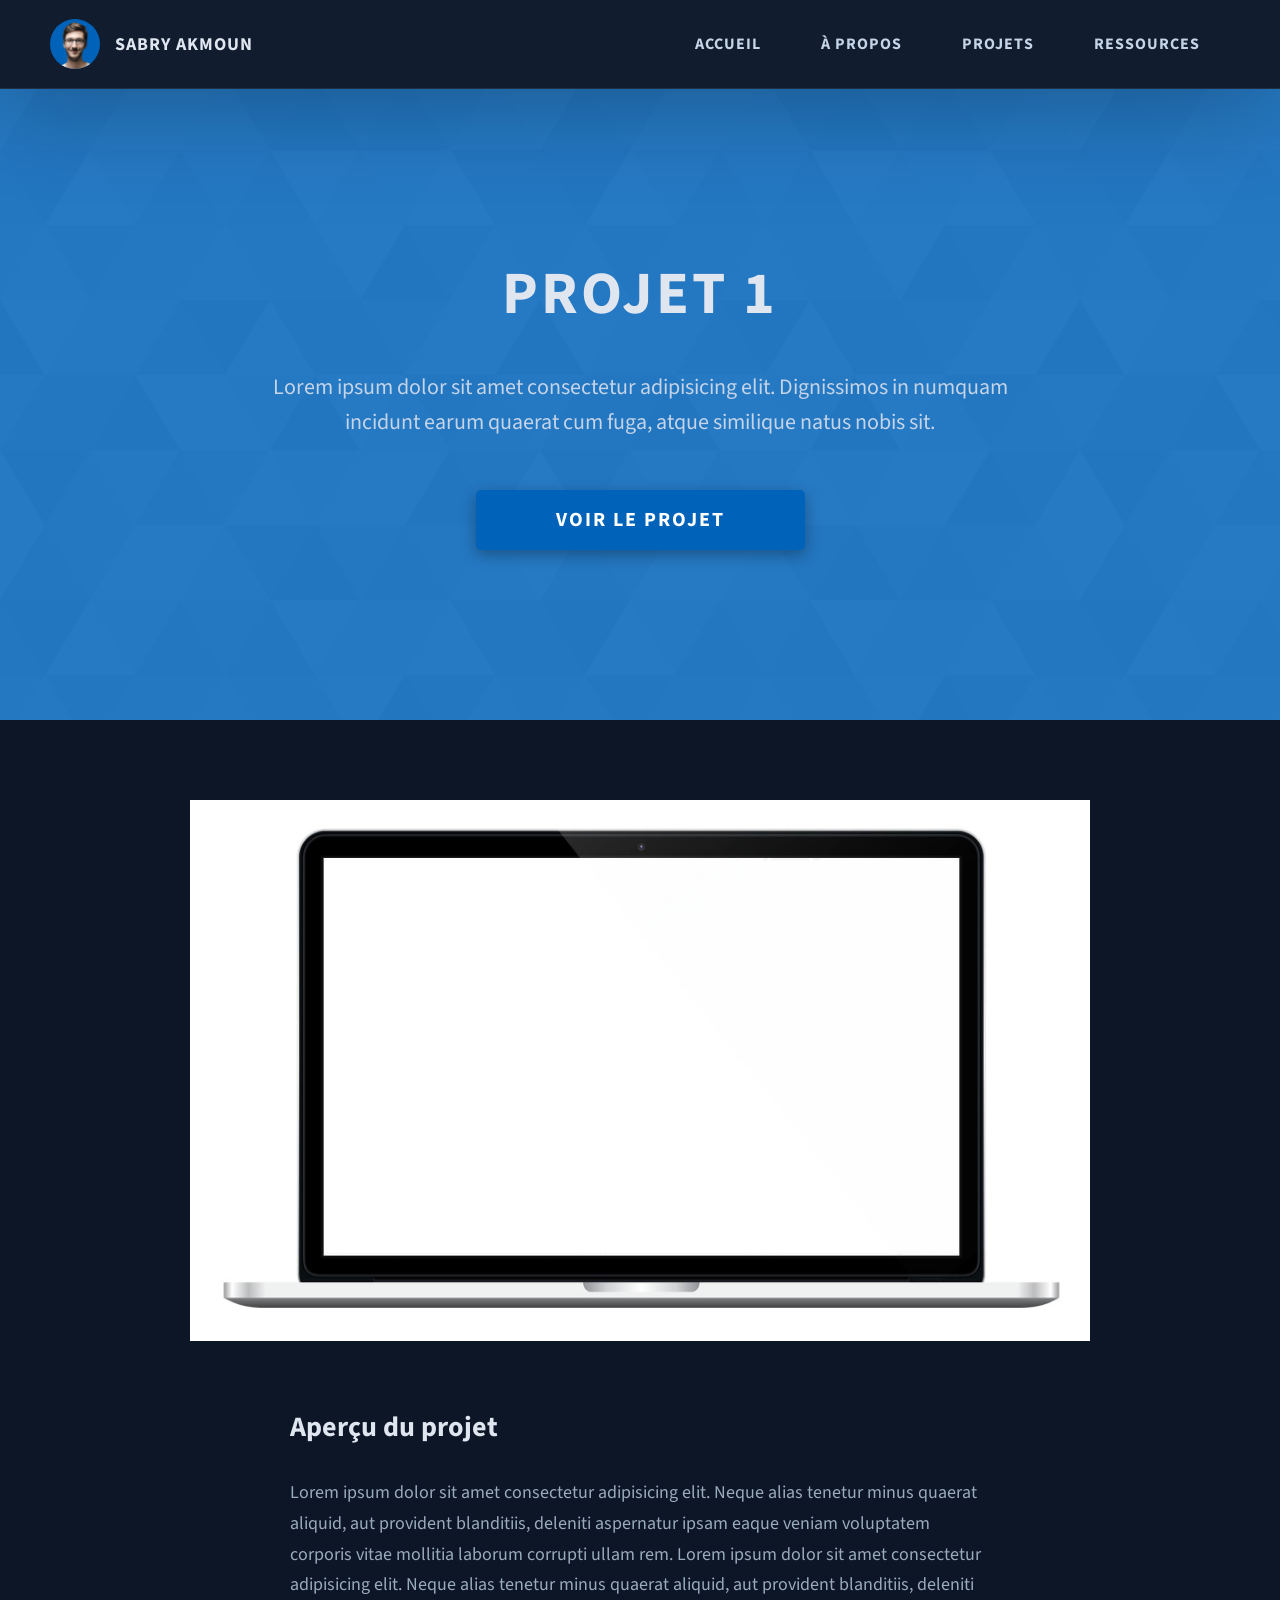
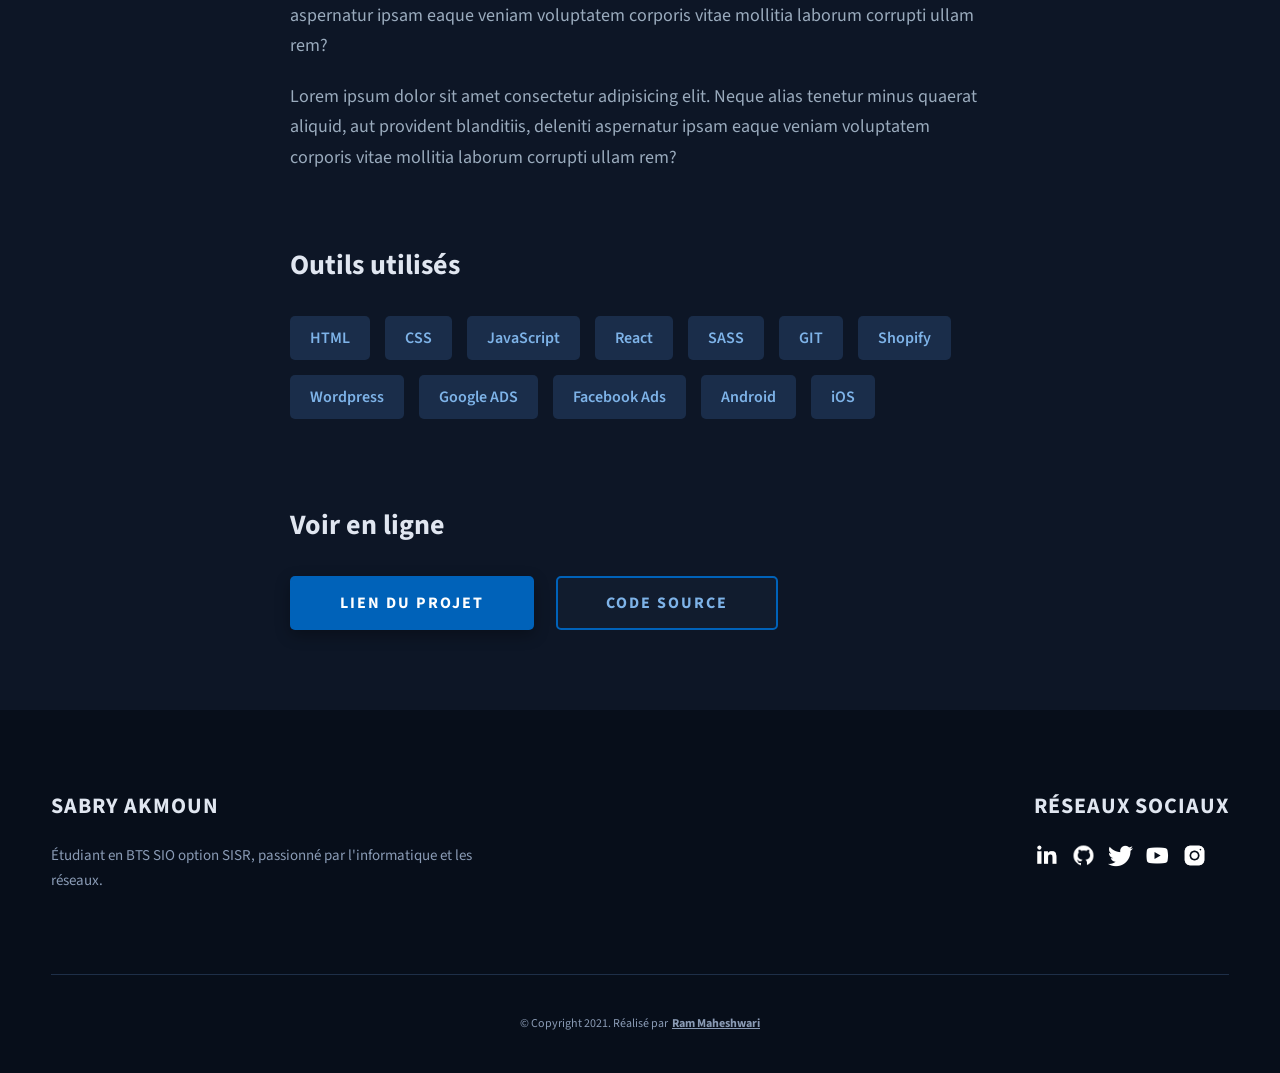
<file: project-1.html>
<!DOCTYPE html>
<html lang="fr">
  <head>
    <meta charset="UTF-8" />
    <meta name="viewport" content="width=device-width, initial-scale=1.0" />
    <meta http-equiv="X-UA-Compatible" content="ie=edge" />
    <title>Étude de cas - Projet 1</title>
    <meta name="description" content="Étude de cas du projet 1" />

    <link rel="stylesheet" href="style.css">

    <link rel="preconnect" href="https://fonts.googleapis.com" />
    <link rel="preconnect" href="https://fonts.gstatic.com" crossorigin />
    <link
      href="https://fonts.googleapis.com/css2?family=Source+Sans+Pro:wght@400;600;700;900&display=swap"
      rel="stylesheet"
    />
  </head>
  <body>
    <header class="header">
      <div class="header__content">
        <div class="header__logo-container">
          <div class="header__logo-img-cont">
            <img
              src="./assets/png/john-doe.png"
              alt="Logo Sabry Akmoun"
              class="header__logo-img"
            />
          </div>
          <span class="header__logo-sub">Sabry Akmoun</span>
        </div>
        <div class="header__main">
          <ul class="header__links">
            <li class="header__link-wrapper">
              <a href="./index.html" class="header__link"> Accueil </a>
            </li>
            <li class="header__link-wrapper">
              <a href="./index.html#about" class="header__link">À propos </a>
            </li>
            <li class="header__link-wrapper">
              <a href="./index.html#projects" class="header__link">
                Projets
              </a>
            </li>
            <li class="header__link-wrapper">
              <a href="./index.html#contact" class="header__link"> Ressources </a>
            </li>
          </ul>
          <div class="header__main-ham-menu-cont">
            <img
              src="./ham-menu.svg"
              alt="menu hamburger"
              class="header__main-ham-menu"
            />
            <img
              src="./ham-menu-close.svg"
              alt="fermer le menu"
              class="header__main-ham-menu-close d-none"
            />
          </div>
        </div>
      </div>
      <div class="header__sm-menu">
        <div class="header__sm-menu-content">
          <ul class="header__sm-menu-links">
            <li class="header__sm-menu-link">
              <a href="./index.html"> Accueil </a>
            </li>
            <li class="header__sm-menu-link">
              <a href="./index.html#about"> À propos </a>
            </li>
            <li class="header__sm-menu-link">
              <a href="./index.html#projects"> Projets </a>
            </li>
            <li class="header__sm-menu-link">
              <a href="./index.html#contact"> Ressources </a>
            </li>
          </ul>
        </div>
      </div>
    </header>
    <section class="project-cs-hero">
      <div class="project-cs-hero__content">
        <h1 class="heading-primary">Projet 1</h1>
        <div class="project-cs-hero__info">
          <p class="text-primary">
            Lorem ipsum dolor sit amet consectetur adipisicing elit. Dignissimos
            in numquam incidunt earum quaerat cum fuga, atque similique natus
            nobis sit.
          </p>
        </div>
        <div class="project-cs-hero__cta">
          <a href="#" class="btn btn--bg" target="_blank">Voir le projet</a>
        </div>
      </div>
    </section>
    <section class="project-details">
      <div class="main-container">
        <div class="project-details__content">
          <div class="project-details__showcase-img-cont">
            <img
              src="./assets/jpeg/project-mockup-example.jpeg"
              alt="Image du projet"
              class="project-details__showcase-img"
            />
          </div>
          <div class="project-details__content-main">
            <div class="project-details__desc">
              <h3 class="project-details__content-title">Aperçu du projet</h3>
              <p class="project-details__desc-para">
                Lorem ipsum dolor sit amet consectetur adipisicing elit. Neque
                alias tenetur minus quaerat aliquid, aut provident blanditiis,
                deleniti aspernatur ipsam eaque veniam voluptatem corporis vitae
                mollitia laborum corrupti ullam rem. Lorem ipsum dolor sit amet
                consectetur adipisicing elit. Neque alias tenetur minus quaerat
                aliquid, aut provident blanditiis, deleniti aspernatur ipsam
                eaque veniam voluptatem corporis vitae mollitia laborum corrupti
                ullam rem?
              </p>
              <p class="project-details__desc-para">
                Lorem ipsum dolor sit amet consectetur adipisicing elit. Neque
                alias tenetur minus quaerat aliquid, aut provident blanditiis,
                deleniti aspernatur ipsam eaque veniam voluptatem corporis vitae
                mollitia laborum corrupti ullam rem?
              </p>
            </div>
            <div class="project-details__tools-used">
              <h3 class="project-details__content-title">Outils utilisés</h3>
              <div class="skills">
                <div class="skills__skill">HTML</div>
                <div class="skills__skill">CSS</div>
                <div class="skills__skill">JavaScript</div>
                <div class="skills__skill">React</div>
                <div class="skills__skill">SASS</div>
                <div class="skills__skill">GIT</div>
                <div class="skills__skill">Shopify</div>
                <div class="skills__skill">Wordpress</div>
                <div class="skills__skill">Google ADS</div>
                <div class="skills__skill">Facebook Ads</div>
                <div class="skills__skill">Android</div>
                <div class="skills__skill">iOS</div>
              </div>
            </div>
            <div class="project-details__links">
              <h3 class="project-details__content-title">Voir en ligne</h3>
              <a
                href="#"
                class="btn btn--med btn--theme project-details__links-btn"
                target="_blank"
                >Lien du projet</a
              >
              <a
                href="#"
                class="btn btn--med btn--theme-inv project-details__links-btn"
                target="_blank"
                >Code source</a
              >
            </div>
          </div>
        </div>
      </div>
    </section>
    <footer class="main-footer">
      <div class="main-container">
        <div class="main-footer__upper">
          <div class="main-footer__row main-footer__row-1">
            <h2 class="heading heading-sm main-footer__heading-sm">
              <span>Réseaux sociaux</span>
            </h2>
            <div class="main-footer__social-cont">
              <a target="_blank" rel="noreferrer" href="#">
                <img
                  class="main-footer__icon"
                  src="./assets/png/linkedin-ico.png"
                  alt="icône"
                />
              </a>
              <a target="_blank" rel="noreferrer" href="#">
                <img
                  class="main-footer__icon"
                  src="./assets/png/github-ico.png"
                  alt="icône"
                />
              </a>
              <a target="_blank" rel="noreferrer" href="#">
                <img
                  class="main-footer__icon"
                  src="./assets/png/twitter-ico.png"
                  alt="icône"
                />
              </a>
              <a target="_blank" rel="noreferrer" href="#">
                <img
                  class="main-footer__icon"
                  src="./assets/png/yt-ico.png"
                  alt="icône"
                />
              </a>
              <a target="_blank" rel="noreferrer" href="#">
                <img
                  class="main-footer__icon main-footer__icon--mr-none"
                  src="./assets/png/insta-ico.png"
                  alt="icône"
                />
              </a>
            </div>
          </div>
          <div class="main-footer__row main-footer__row-2">
            <h4 class="heading heading-sm text-lt">Sabry Akmoun</h4>
            <p class="main-footer__short-desc">
              Étudiant en BTS SIO option SISR, passionné par l'informatique et les réseaux.
            </p>
          </div>
        </div>

        <div class="main-footer__lower">
          &copy; Copyright 2021. Réalisé par
          <a rel="noreferrer" target="_blank" href="https://rammaheshwari.com"
            >Ram Maheshwari</a
          >
        </div>
      </div>
    </footer>
    <script src="./index.js"></script>
  </body>
</html>
</file>
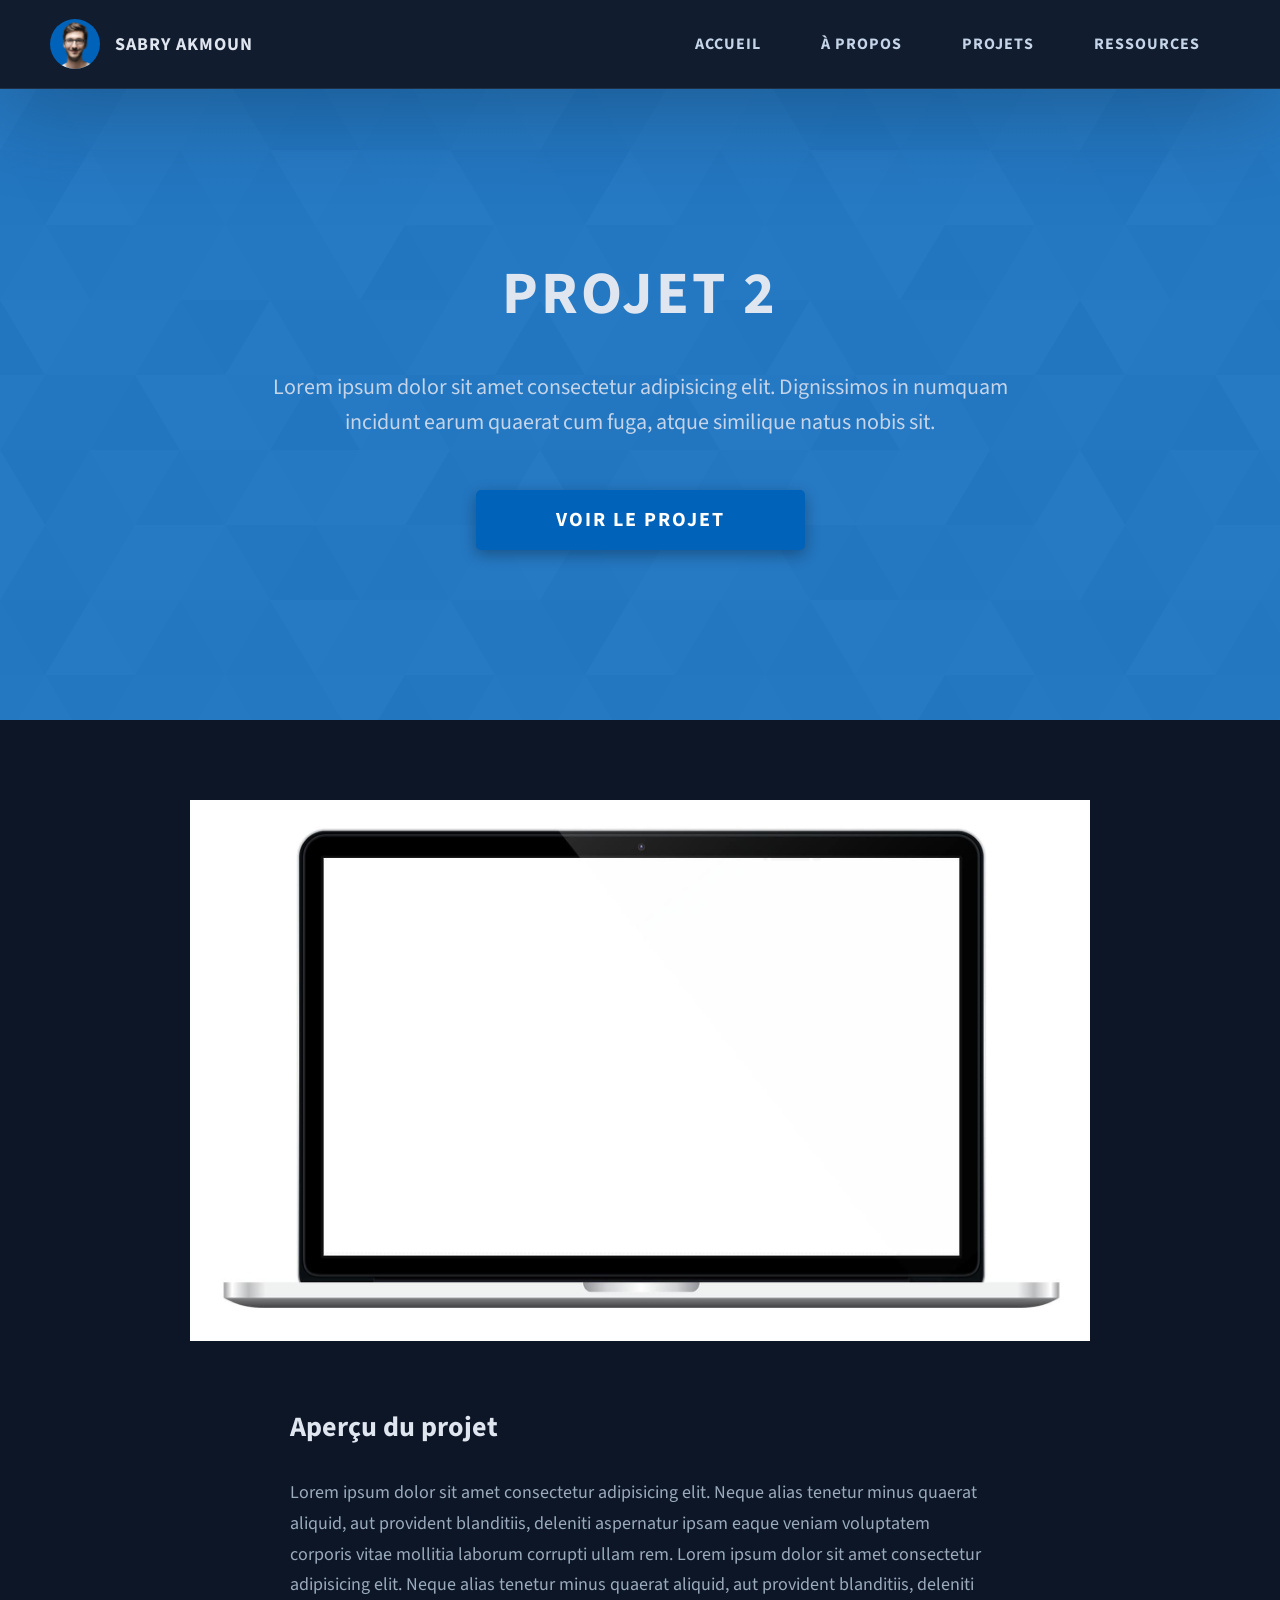
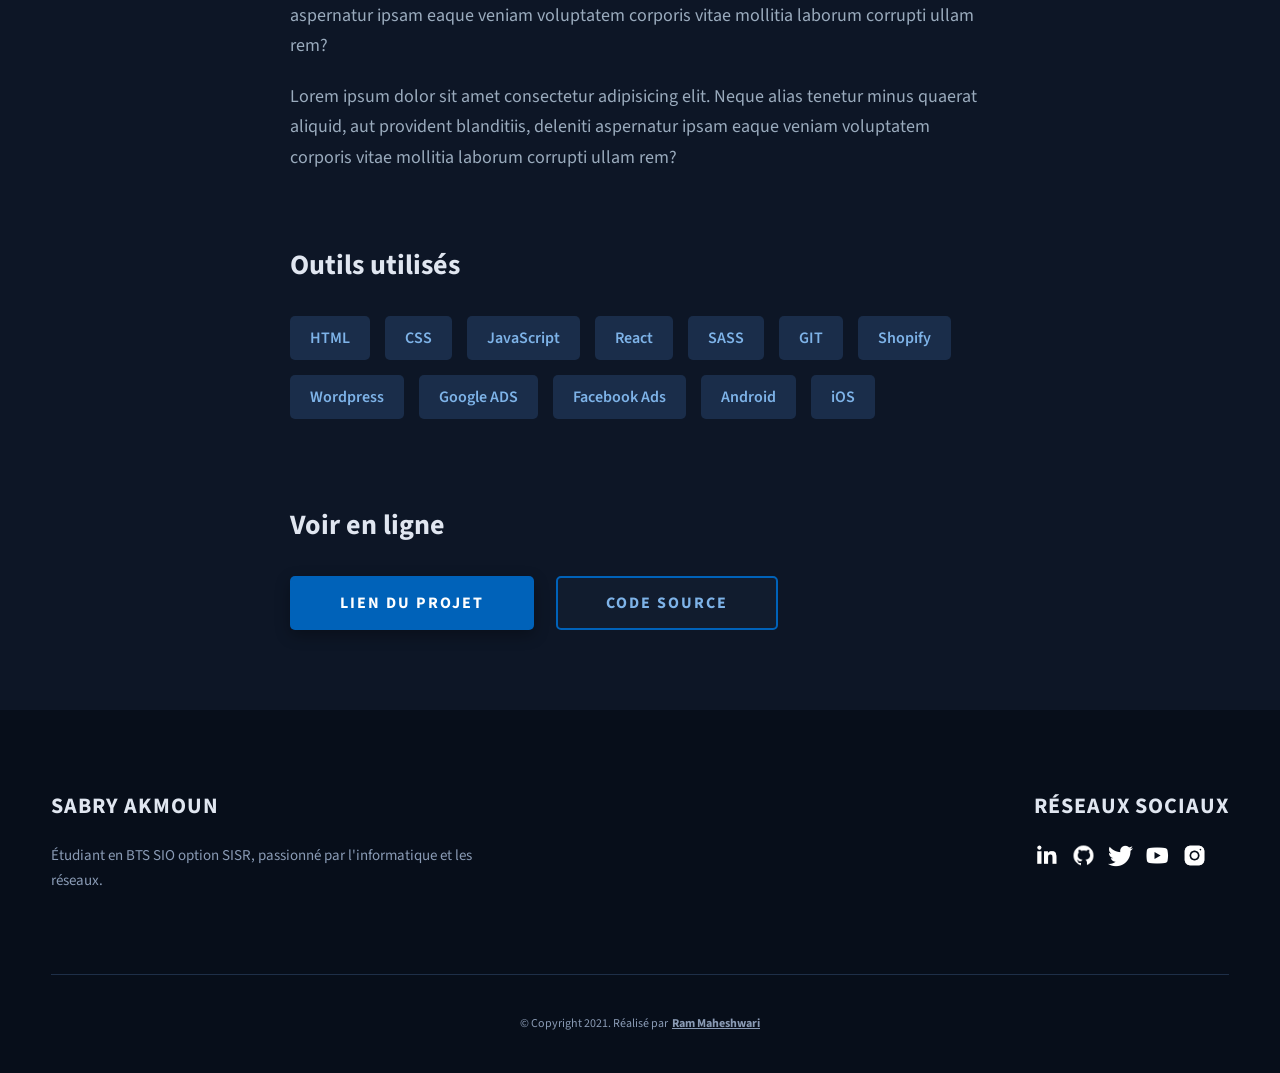
<file: project-2.html>
<!DOCTYPE html>
<html lang="fr">
  <head>
    <meta charset="UTF-8" />
    <meta name="viewport" content="width=device-width, initial-scale=1.0" />
    <meta http-equiv="X-UA-Compatible" content="ie=edge" />
    <title>Étude de cas - Projet 2</title>
    <meta name="description" content="Étude de cas du projet 2" />

    <link rel="stylesheet" href="style.css">

    <link rel="preconnect" href="https://fonts.googleapis.com" />
    <link rel="preconnect" href="https://fonts.gstatic.com" crossorigin />
    <link
      href="https://fonts.googleapis.com/css2?family=Source+Sans+Pro:wght@400;600;700;900&display=swap"
      rel="stylesheet"
    />
  </head>
  <body>
    <header class="header">
      <div class="header__content">
        <div class="header__logo-container">
          <div class="header__logo-img-cont">
            <img
              src="./assets/png/john-doe.png"
              alt="Logo Sabry Akmoun"
              class="header__logo-img"
            />
          </div>
          <span class="header__logo-sub">Sabry Akmoun</span>
        </div>
        <div class="header__main">
          <ul class="header__links">
            <li class="header__link-wrapper">
              <a href="./index.html" class="header__link"> Accueil </a>
            </li>
            <li class="header__link-wrapper">
              <a href="./index.html#about" class="header__link">À propos </a>
            </li>
            <li class="header__link-wrapper">
              <a href="./index.html#projects" class="header__link">
                Projets
              </a>
            </li>
            <li class="header__link-wrapper">
              <a href="./index.html#contact" class="header__link"> Ressources </a>
            </li>
          </ul>
          <div class="header__main-ham-menu-cont">
            <img
              src="./ham-menu.svg"
              alt="menu hamburger"
              class="header__main-ham-menu"
            />
            <img
              src="./ham-menu-close.svg"
              alt="fermer le menu"
              class="header__main-ham-menu-close d-none"
            />
          </div>
        </div>
      </div>
      <div class="header__sm-menu">
        <div class="header__sm-menu-content">
          <ul class="header__sm-menu-links">
            <li class="header__sm-menu-link">
              <a href="./index.html"> Accueil </a>
            </li>
            <li class="header__sm-menu-link">
              <a href="./index.html#about"> À propos </a>
            </li>
            <li class="header__sm-menu-link">
              <a href="./index.html#projects"> Projets </a>
            </li>
            <li class="header__sm-menu-link">
              <a href="./index.html#contact"> Ressources </a>
            </li>
          </ul>
        </div>
      </div>
    </header>
    <section class="project-cs-hero">
      <div class="project-cs-hero__content">
        <h1 class="heading-primary">Projet 2</h1>
        <div class="project-cs-hero__info">
          <p class="text-primary">
            Lorem ipsum dolor sit amet consectetur adipisicing elit. Dignissimos
            in numquam incidunt earum quaerat cum fuga, atque similique natus
            nobis sit.
          </p>
        </div>
        <div class="project-cs-hero__cta">
          <a href="#" class="btn btn--bg" target="_blank">Voir le projet</a>
        </div>
      </div>
    </section>
    <section class="project-details">
      <div class="main-container">
        <div class="project-details__content">
          <div class="project-details__showcase-img-cont">
            <img
              src="./assets/jpeg/project-mockup-example.jpeg"
              alt="Image du projet"
              class="project-details__showcase-img"
            />
          </div>
          <div class="project-details__content-main">
            <div class="project-details__desc">
              <h3 class="project-details__content-title">Aperçu du projet</h3>
              <p class="project-details__desc-para">
                Lorem ipsum dolor sit amet consectetur adipisicing elit. Neque
                alias tenetur minus quaerat aliquid, aut provident blanditiis,
                deleniti aspernatur ipsam eaque veniam voluptatem corporis vitae
                mollitia laborum corrupti ullam rem. Lorem ipsum dolor sit amet
                consectetur adipisicing elit. Neque alias tenetur minus quaerat
                aliquid, aut provident blanditiis, deleniti aspernatur ipsam
                eaque veniam voluptatem corporis vitae mollitia laborum corrupti
                ullam rem?
              </p>
              <p class="project-details__desc-para">
                Lorem ipsum dolor sit amet consectetur adipisicing elit. Neque
                alias tenetur minus quaerat aliquid, aut provident blanditiis,
                deleniti aspernatur ipsam eaque veniam voluptatem corporis vitae
                mollitia laborum corrupti ullam rem?
              </p>
            </div>
            <div class="project-details__tools-used">
              <h3 class="project-details__content-title">Outils utilisés</h3>
              <div class="skills">
                <div class="skills__skill">HTML</div>
                <div class="skills__skill">CSS</div>
                <div class="skills__skill">JavaScript</div>
                <div class="skills__skill">React</div>
                <div class="skills__skill">SASS</div>
                <div class="skills__skill">GIT</div>
                <div class="skills__skill">Shopify</div>
                <div class="skills__skill">Wordpress</div>
                <div class="skills__skill">Google ADS</div>
                <div class="skills__skill">Facebook Ads</div>
                <div class="skills__skill">Android</div>
                <div class="skills__skill">iOS</div>
              </div>
            </div>
            <div class="project-details__links">
              <h3 class="project-details__content-title">Voir en ligne</h3>
              <a
                href="#"
                class="btn btn--med btn--theme project-details__links-btn"
                target="_blank"
                >Lien du projet</a
              >
              <a
                href="#"
                class="btn btn--med btn--theme-inv project-details__links-btn"
                target="_blank"
                >Code source</a
              >
            </div>
          </div>
        </div>
      </div>
    </section>
    <footer class="main-footer">
      <div class="main-container">
        <div class="main-footer__upper">
          <div class="main-footer__row main-footer__row-1">
            <h2 class="heading heading-sm main-footer__heading-sm">
              <span>Réseaux sociaux</span>
            </h2>
            <div class="main-footer__social-cont">
              <a target="_blank" rel="noreferrer" href="#">
                <img
                  class="main-footer__icon"
                  src="./assets/png/linkedin-ico.png"
                  alt="icône"
                />
              </a>
              <a target="_blank" rel="noreferrer" href="#">
                <img
                  class="main-footer__icon"
                  src="./assets/png/github-ico.png"
                  alt="icône"
                />
              </a>
              <a target="_blank" rel="noreferrer" href="#">
                <img
                  class="main-footer__icon"
                  src="./assets/png/twitter-ico.png"
                  alt="icône"
                />
              </a>
              <a target="_blank" rel="noreferrer" href="#">
                <img
                  class="main-footer__icon"
                  src="./assets/png/yt-ico.png"
                  alt="icône"
                />
              </a>
              <a target="_blank" rel="noreferrer" href="#">
                <img
                  class="main-footer__icon main-footer__icon--mr-none"
                  src="./assets/png/insta-ico.png"
                  alt="icône"
                />
              </a>
            </div>
          </div>
          <div class="main-footer__row main-footer__row-2">
            <h4 class="heading heading-sm text-lt">Sabry Akmoun</h4>
            <p class="main-footer__short-desc">
              Étudiant en BTS SIO option SISR, passionné par l'informatique et les réseaux.
            </p>
          </div>
        </div>

        <div class="main-footer__lower">
          &copy; Copyright 2021. Réalisé par
          <a rel="noreferrer" target="_blank" href="https://rammaheshwari.com"
            >Ram Maheshwari</a
          >
        </div>
      </div>
    </footer>
    <script src="./index.js"></script>
  </body>
</html>
</file>
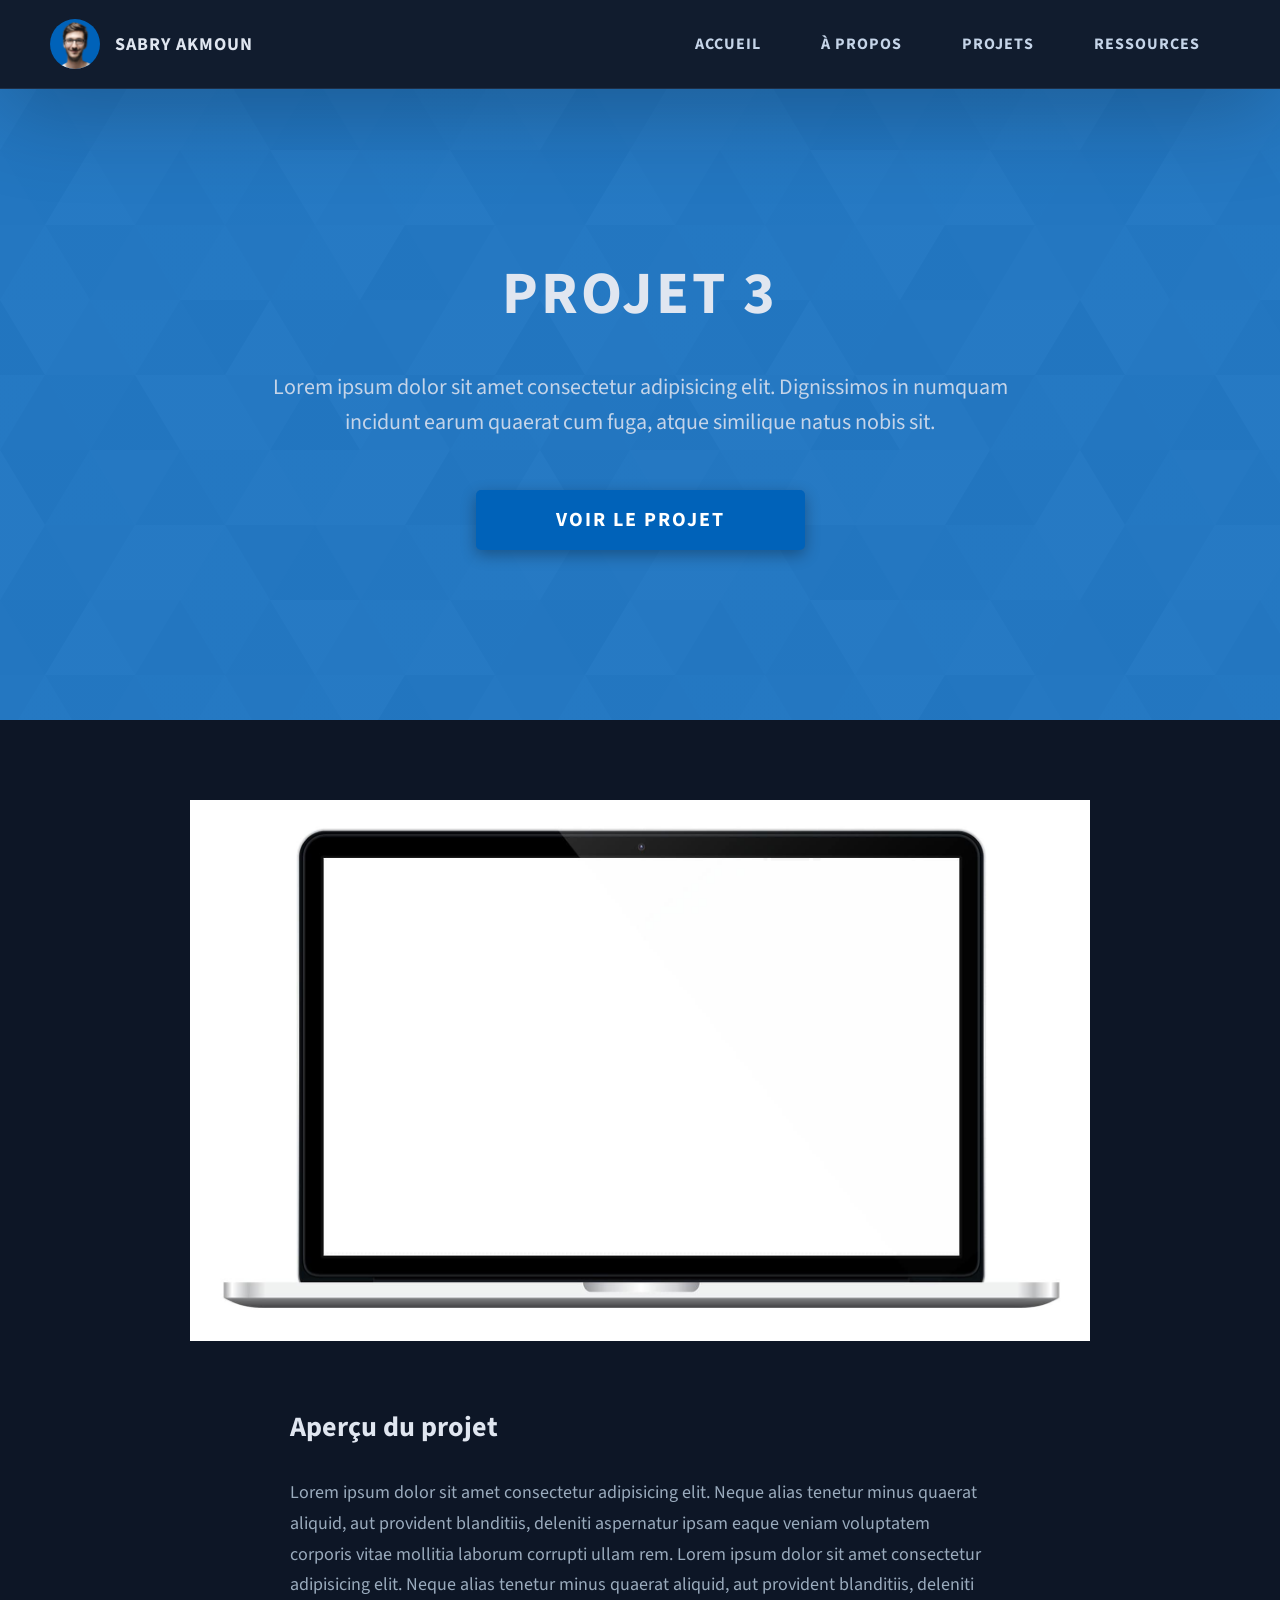
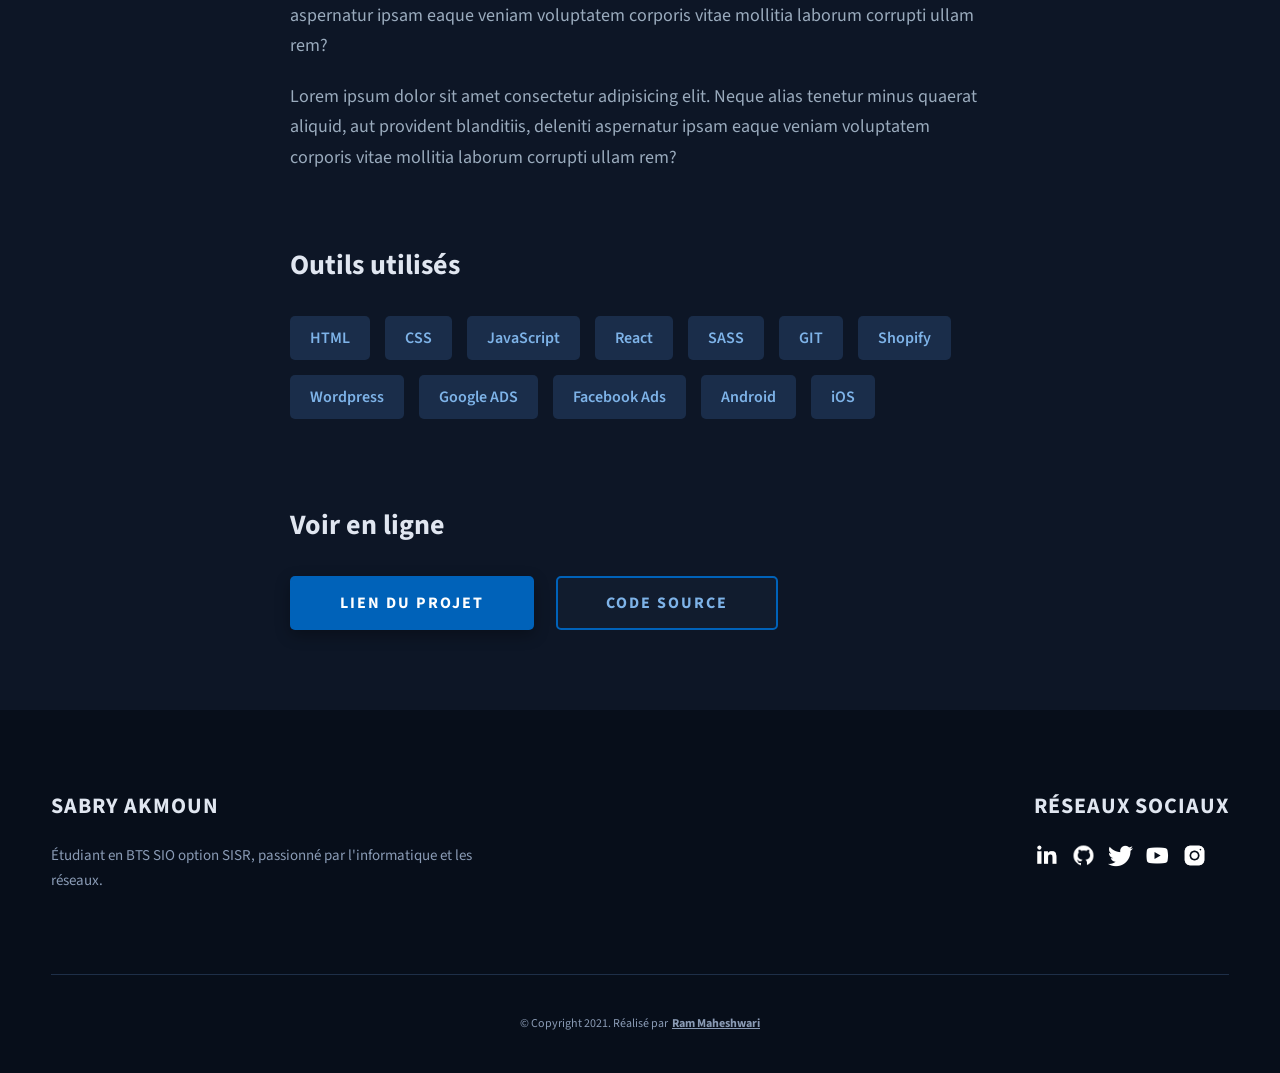
<file: project-3.html>
<!DOCTYPE html>
<html lang="fr">
  <head>
    <meta charset="UTF-8" />
    <meta name="viewport" content="width=device-width, initial-scale=1.0" />
    <meta http-equiv="X-UA-Compatible" content="ie=edge" />
    <title>Étude de cas - Projet 3</title>
    <meta name="description" content="Étude de cas du projet 3" />

    <link rel="stylesheet" href="style.css">

    <link rel="preconnect" href="https://fonts.googleapis.com" />
    <link rel="preconnect" href="https://fonts.gstatic.com" crossorigin />
    <link
      href="https://fonts.googleapis.com/css2?family=Source+Sans+Pro:wght@400;600;700;900&display=swap"
      rel="stylesheet"
    />
  </head>
  <body>
    <header class="header">
      <div class="header__content">
        <div class="header__logo-container">
          <div class="header__logo-img-cont">
            <img
              src="./assets/png/john-doe.png"
              alt="Logo Sabry Akmoun"
              class="header__logo-img"
            />
          </div>
          <span class="header__logo-sub">Sabry Akmoun</span>
        </div>
        <div class="header__main">
          <ul class="header__links">
            <li class="header__link-wrapper">
              <a href="./index.html" class="header__link"> Accueil </a>
            </li>
            <li class="header__link-wrapper">
              <a href="./index.html#about" class="header__link">À propos </a>
            </li>
            <li class="header__link-wrapper">
              <a href="./index.html#projects" class="header__link">
                Projets
              </a>
            </li>
            <li class="header__link-wrapper">
              <a href="./index.html#contact" class="header__link"> Ressources </a>
            </li>
          </ul>
          <div class="header__main-ham-menu-cont">
            <img
              src="./ham-menu.svg"
              alt="menu hamburger"
              class="header__main-ham-menu"
            />
            <img
              src="./ham-menu-close.svg"
              alt="fermer le menu"
              class="header__main-ham-menu-close d-none"
            />
          </div>
        </div>
      </div>
      <div class="header__sm-menu">
        <div class="header__sm-menu-content">
          <ul class="header__sm-menu-links">
            <li class="header__sm-menu-link">
              <a href="./index.html"> Accueil </a>
            </li>
            <li class="header__sm-menu-link">
              <a href="./index.html#about"> À propos </a>
            </li>
            <li class="header__sm-menu-link">
              <a href="./index.html#projects"> Projets </a>
            </li>
            <li class="header__sm-menu-link">
              <a href="./index.html#contact"> Ressources </a>
            </li>
          </ul>
        </div>
      </div>
    </header>
    <section class="project-cs-hero">
      <div class="project-cs-hero__content">
        <h1 class="heading-primary">Projet 3</h1>
        <div class="project-cs-hero__info">
          <p class="text-primary">
            Lorem ipsum dolor sit amet consectetur adipisicing elit. Dignissimos
            in numquam incidunt earum quaerat cum fuga, atque similique natus
            nobis sit.
          </p>
        </div>
        <div class="project-cs-hero__cta">
          <a href="#" class="btn btn--bg" target="_blank">Voir le projet</a>
        </div>
      </div>
    </section>
    <section class="project-details">
      <div class="main-container">
        <div class="project-details__content">
          <div class="project-details__showcase-img-cont">
            <img
              src="./assets/jpeg/project-mockup-example.jpeg"
              alt="Image du projet"
              class="project-details__showcase-img"
            />
          </div>
          <div class="project-details__content-main">
            <div class="project-details__desc">
              <h3 class="project-details__content-title">Aperçu du projet</h3>
              <p class="project-details__desc-para">
                Lorem ipsum dolor sit amet consectetur adipisicing elit. Neque
                alias tenetur minus quaerat aliquid, aut provident blanditiis,
                deleniti aspernatur ipsam eaque veniam voluptatem corporis vitae
                mollitia laborum corrupti ullam rem. Lorem ipsum dolor sit amet
                consectetur adipisicing elit. Neque alias tenetur minus quaerat
                aliquid, aut provident blanditiis, deleniti aspernatur ipsam
                eaque veniam voluptatem corporis vitae mollitia laborum corrupti
                ullam rem?
              </p>
              <p class="project-details__desc-para">
                Lorem ipsum dolor sit amet consectetur adipisicing elit. Neque
                alias tenetur minus quaerat aliquid, aut provident blanditiis,
                deleniti aspernatur ipsam eaque veniam voluptatem corporis vitae
                mollitia laborum corrupti ullam rem?
              </p>
            </div>
            <div class="project-details__tools-used">
              <h3 class="project-details__content-title">Outils utilisés</h3>
              <div class="skills">
                <div class="skills__skill">HTML</div>
                <div class="skills__skill">CSS</div>
                <div class="skills__skill">JavaScript</div>
                <div class="skills__skill">React</div>
                <div class="skills__skill">SASS</div>
                <div class="skills__skill">GIT</div>
                <div class="skills__skill">Shopify</div>
                <div class="skills__skill">Wordpress</div>
                <div class="skills__skill">Google ADS</div>
                <div class="skills__skill">Facebook Ads</div>
                <div class="skills__skill">Android</div>
                <div class="skills__skill">iOS</div>
              </div>
            </div>
            <div class="project-details__links">
              <h3 class="project-details__content-title">Voir en ligne</h3>
              <a
                href="#"
                class="btn btn--med btn--theme project-details__links-btn"
                target="_blank"
                >Lien du projet</a
              >
              <a
                href="#"
                class="btn btn--med btn--theme-inv project-details__links-btn"
                target="_blank"
                >Code source</a
              >
            </div>
          </div>
        </div>
      </div>
    </section>
    <footer class="main-footer">
      <div class="main-container">
        <div class="main-footer__upper">
          <div class="main-footer__row main-footer__row-1">
            <h2 class="heading heading-sm main-footer__heading-sm">
              <span>Réseaux sociaux</span>
            </h2>
            <div class="main-footer__social-cont">
              <a target="_blank" rel="noreferrer" href="#">
                <img
                  class="main-footer__icon"
                  src="./assets/png/linkedin-ico.png"
                  alt="icône"
                />
              </a>
              <a target="_blank" rel="noreferrer" href="#">
                <img
                  class="main-footer__icon"
                  src="./assets/png/github-ico.png"
                  alt="icône"
                />
              </a>
              <a target="_blank" rel="noreferrer" href="#">
                <img
                  class="main-footer__icon"
                  src="./assets/png/twitter-ico.png"
                  alt="icône"
                />
              </a>
              <a target="_blank" rel="noreferrer" href="#">
                <img
                  class="main-footer__icon"
                  src="./assets/png/yt-ico.png"
                  alt="icône"
                />
              </a>
              <a target="_blank" rel="noreferrer" href="#">
                <img
                  class="main-footer__icon main-footer__icon--mr-none"
                  src="./assets/png/insta-ico.png"
                  alt="icône"
                />
              </a>
            </div>
          </div>
          <div class="main-footer__row main-footer__row-2">
            <h4 class="heading heading-sm text-lt">Sabry Akmoun</h4>
            <p class="main-footer__short-desc">
              Étudiant en BTS SIO option SISR, passionné par l'informatique et les réseaux.
            </p>
          </div>
        </div>

        <div class="main-footer__lower">
          &copy; Copyright 2021. Réalisé par
          <a rel="noreferrer" target="_blank" href="https://rammaheshwari.com"
            >Ram Maheshwari</a
          >
        </div>
      </div>
    </footer>
    <script src="./index.js"></script>
  </body>
</html>
</file>
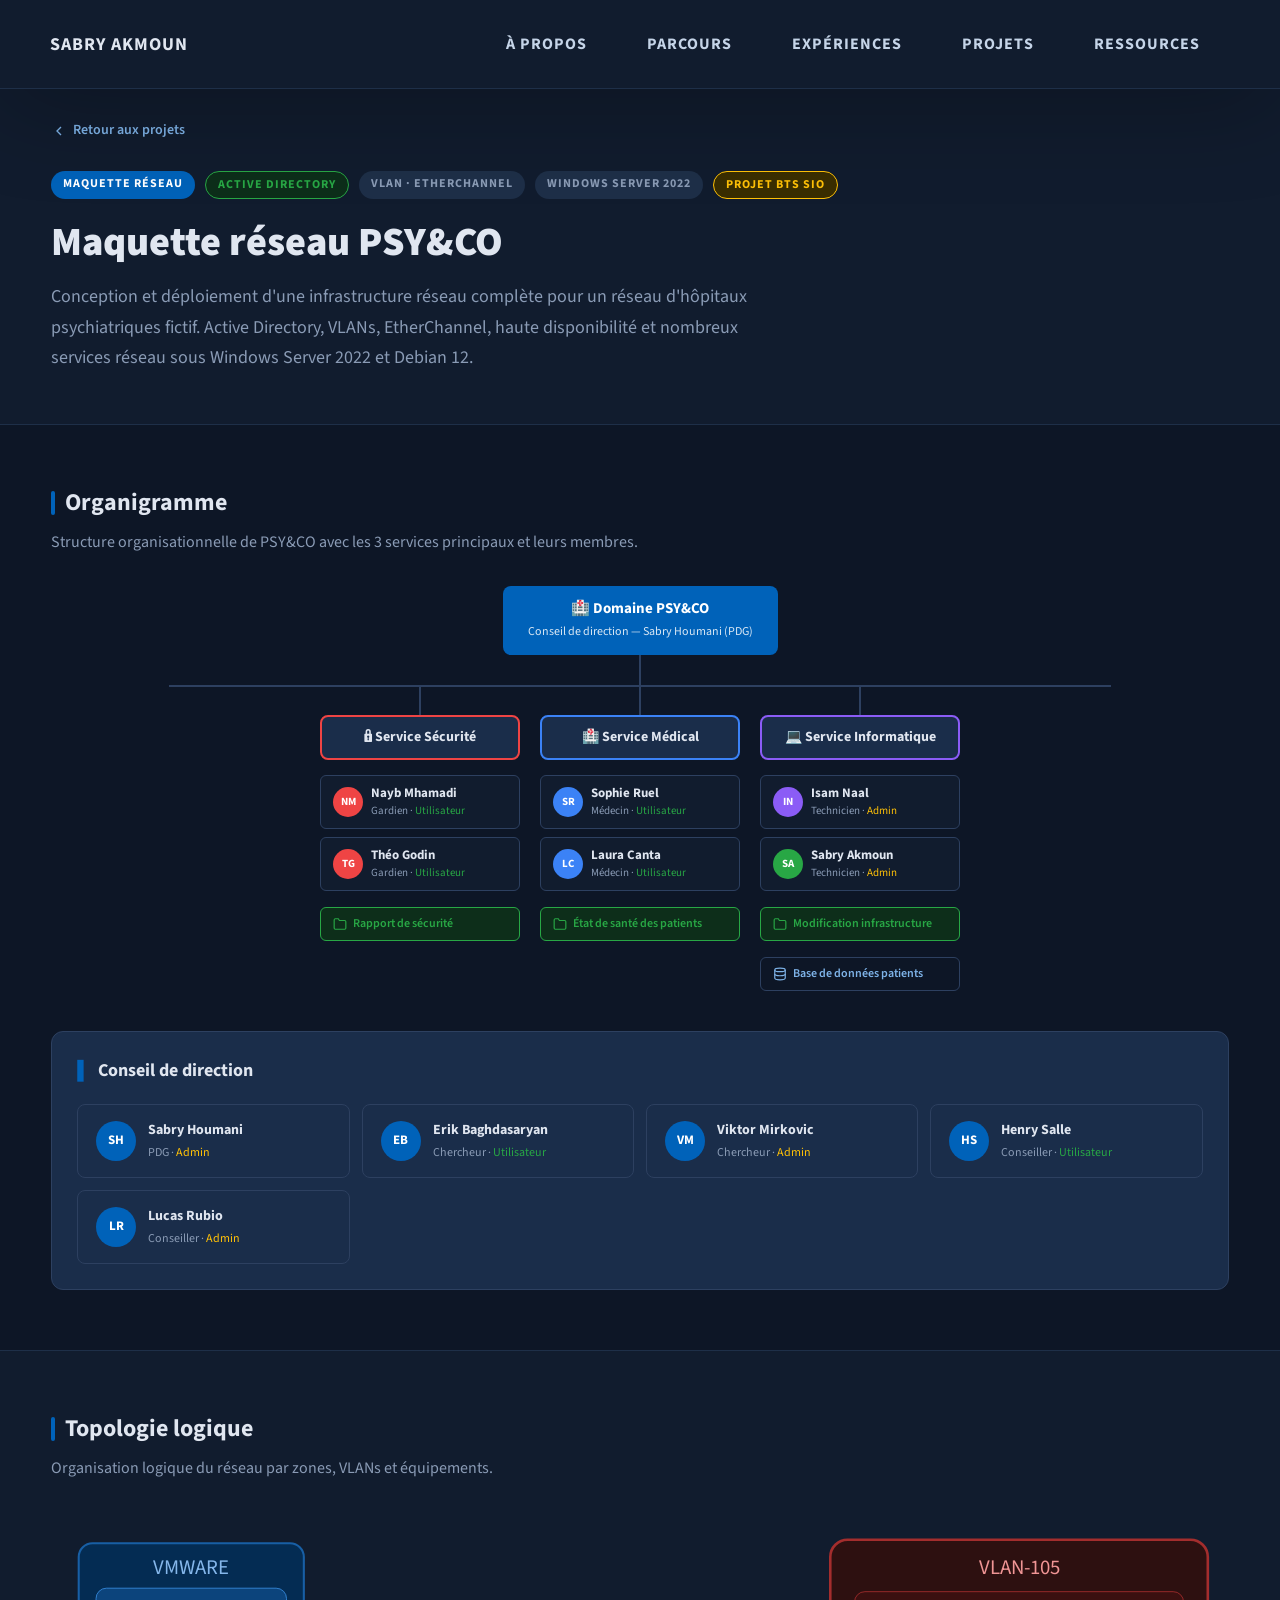
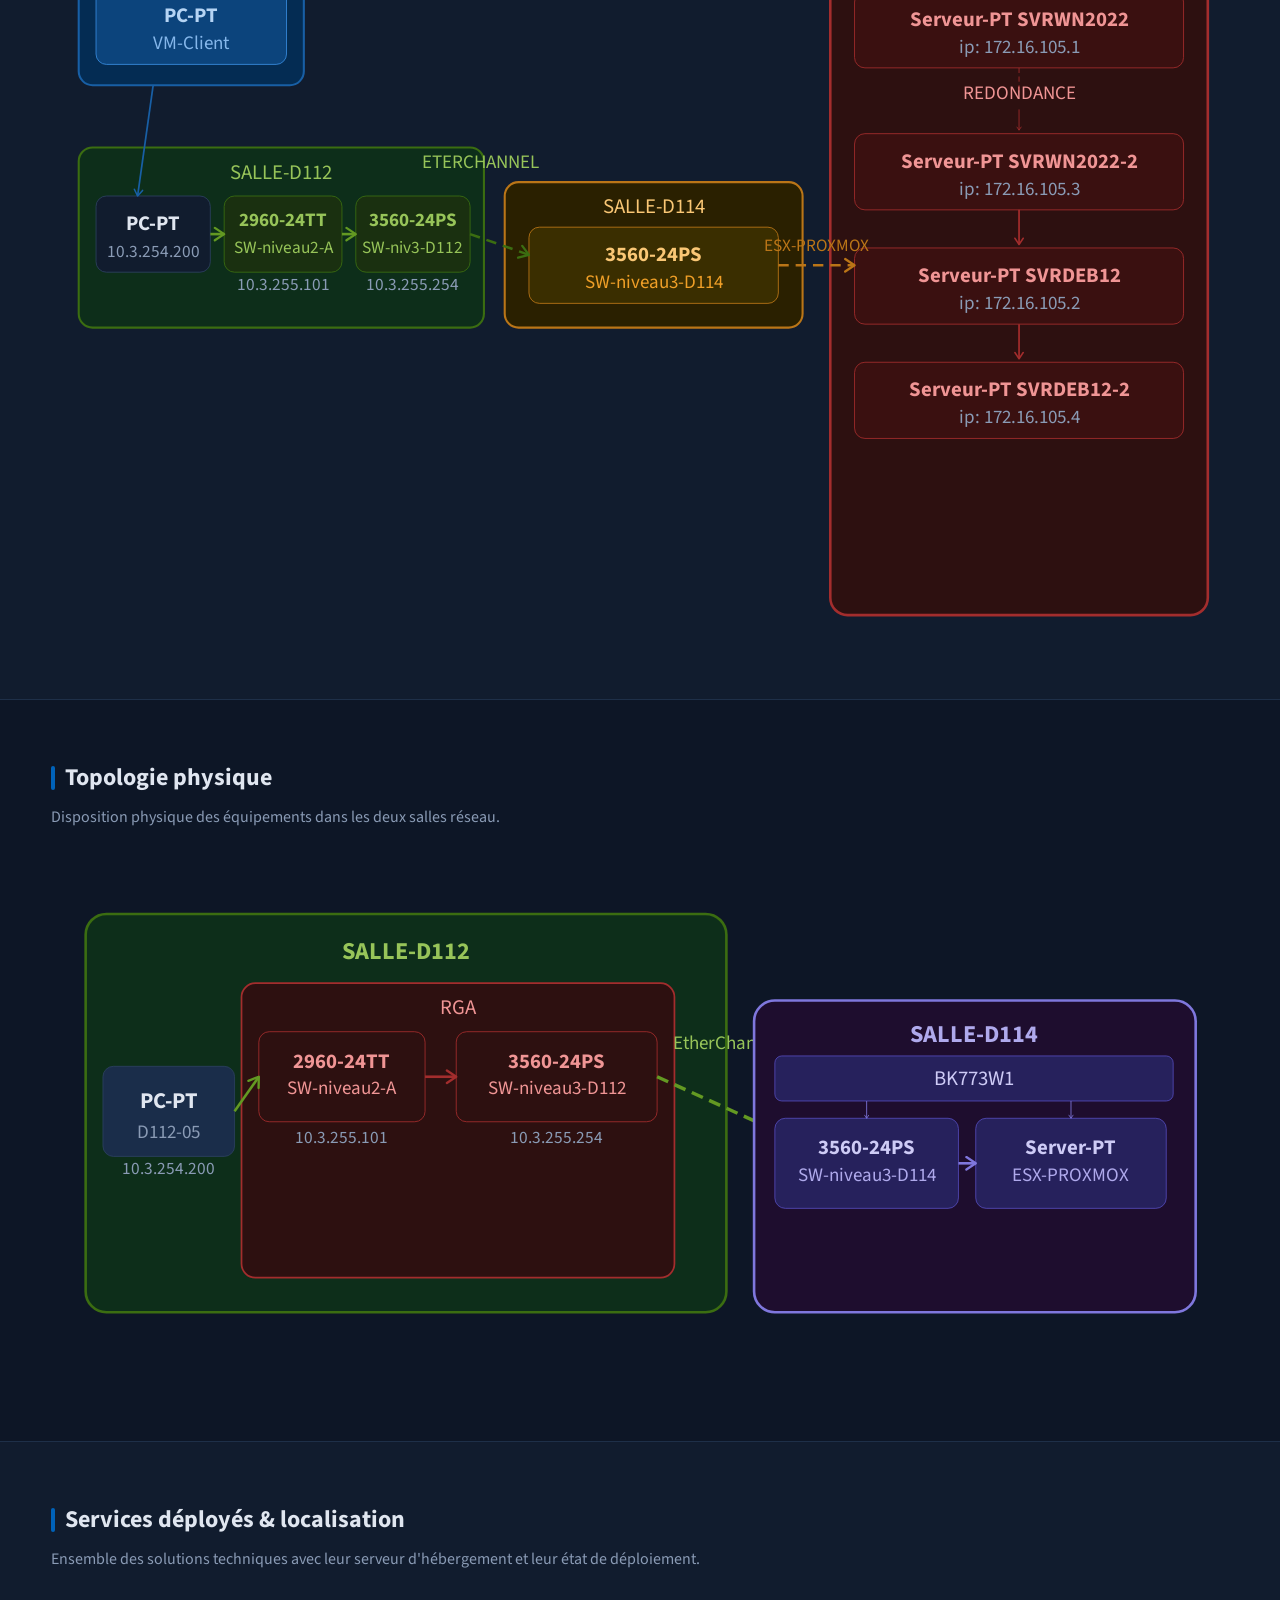
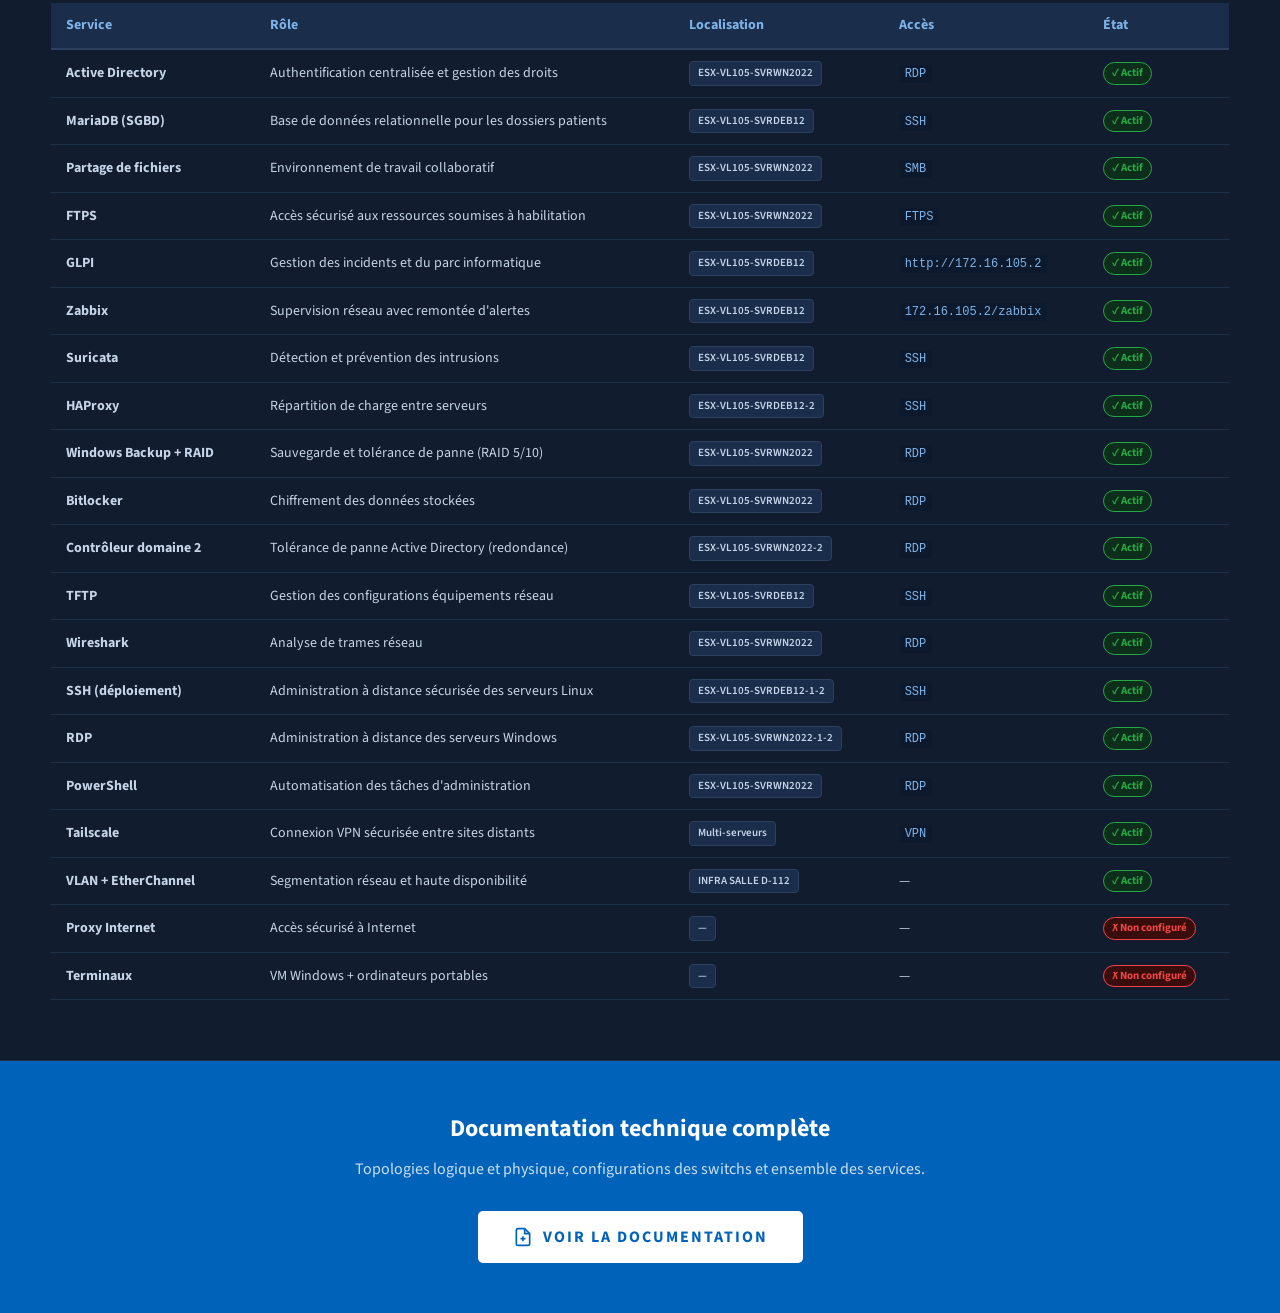
<file: projet-psyandco.html>
<!DOCTYPE html>
<html lang="fr">
  <head>
    <meta charset="UTF-8" />
    <meta name="viewport" content="width=device-width, initial-scale=1.0" />
    <title>Maquette PSY&CO — Sabry Akmoun</title>
    <link rel="stylesheet" href="style.css">
    <link rel="preconnect" href="https://fonts.googleapis.com" />
    <link rel="preconnect" href="https://fonts.gstatic.com" crossorigin />
    <link href="https://fonts.googleapis.com/css2?family=Source+Sans+Pro:wght@400;600;700;900&display=swap" rel="stylesheet" />
    <style>
      body { background: #0d1626; color: #e0e6f0; }

      .page-hero { background: #111c2e; padding: 12rem 0 5rem; border-bottom: 1px solid #1e2f48; }
      .back-link { display:inline-flex; align-items:center; gap:.6rem; color:#7eb3e8; font-size:1.4rem; font-weight:600; text-decoration:none; margin-bottom:3rem; }
      .back-link svg { width:16px; height:16px; }
      .hero-badges { display:flex; flex-wrap:wrap; gap:1rem; margin-bottom:2rem; }
      .badge { font-size:1.2rem; font-weight:700; padding:.4rem 1.2rem; border-radius:20px; text-transform:uppercase; letter-spacing:1px; }
      .badge-blue   { background:#0062b9; color:#fff; }
      .badge-green  { background:#0d2e1a; color:#28a745; border:1px solid #28a745; }
      .badge-gray   { background:#1e2f48; color:#8a9bb5; }
      .badge-yellow { background:#3a2e00; color:#ffc107; border:1px solid #ffc107; }
      .page-hero h1 { font-size:4rem; font-weight:900; color:#e0e6f0; margin-bottom:1.5rem; line-height:1.2; }
      .page-hero p  { font-size:1.8rem; color:#8a9bb5; max-width:70rem; line-height:1.7; }

      .content-section { padding:6rem 0; border-bottom:1px solid #1e2f48; }
      .content-section.alt { background:#111c2e; }
      .section-title { font-size:2.4rem; font-weight:700; color:#e0e6f0; margin-bottom:.8rem; display:flex; align-items:center; gap:1rem; }
      .section-title::before { content:''; display:inline-block; width:4px; height:2.4rem; background:#0062b9; border-radius:2px; flex-shrink:0; }
      .section-desc { font-size:1.6rem; color:#8a9bb5; line-height:1.7; margin-bottom:3rem; max-width:80rem; }

      /* ORGANIGRAMME */
      .org-tree { display:flex; flex-direction:column; align-items:center; gap:0; }
      .org-node-root { background:#0062b9; color:#fff; font-size:1.5rem; font-weight:700; padding:1.2rem 2.5rem; border-radius:8px; text-align:center; position:relative; }
      .org-connector-v { width:2px; height:3rem; background:#2d4060; margin:0 auto; }
      .org-connector-h-wrap { display:flex; align-items:flex-start; justify-content:center; gap:0; position:relative; width:100%; }
      .org-connector-h-wrap::before { content:''; position:absolute; top:0; left:10%; right:10%; height:2px; background:#2d4060; }
      .org-branch { display:flex; flex-direction:column; align-items:center; flex:1; max-width:22rem; padding:0 1rem; }
      .org-branch-line { width:2px; height:3rem; background:#2d4060; }
      .org-unit-head { background:#1a2d4a; border:2px solid #0062b9; color:#e0e6f0; font-size:1.4rem; font-weight:700; padding:1rem 1.8rem; border-radius:8px; text-align:center; width:100%; }
      .org-members { display:flex; flex-direction:column; gap:.8rem; margin-top:1.5rem; width:100%; }
      .org-member { background:#111c2e; border:1px solid #2d4060; border-radius:6px; padding:.8rem 1.2rem; display:flex; align-items:center; gap:.8rem; }
      .org-member-dot { width:3rem; height:3rem; border-radius:50%; background:#0062b9; display:flex; align-items:center; justify-content:center; font-size:1.1rem; font-weight:700; color:#fff; flex-shrink:0; }
      .org-member-info .name { font-size:1.3rem; font-weight:700; color:#e0e6f0; }
      .org-member-info .role-tag { font-size:1.1rem; color:#8a9bb5; }
      .role-admin { color:#ffc107 !important; }
      .role-user  { color:#28a745 !important; }
      .shared-folder { background:#0d2e1a; border:1px solid #28a745; border-radius:6px; padding:.7rem 1.2rem; font-size:1.2rem; color:#28a745; font-weight:600; margin-top:.8rem; display:flex; align-items:center; gap:.6rem; width:100%; }
      .shared-folder svg { width:14px; height:14px; flex-shrink:0; }

      /* TOPOLOGIE */
      .topo-wrap { background:#111c2e; border:1px solid #2d4060; border-radius:12px; padding:3rem; }
      .topo-legend { display:flex; flex-wrap:wrap; gap:1.5rem; margin-bottom:2.5rem; }
      .legend-item { display:flex; align-items:center; gap:.6rem; font-size:1.3rem; color:#8a9bb5; }
      .legend-dot { width:12px; height:12px; border-radius:3px; flex-shrink:0; }

      /* Topologie logique */
      .topo-logic { display:grid; grid-template-columns:1fr 1fr 1fr; gap:2rem; }
      .topo-vlan { border-radius:10px; padding:1.8rem; border:2px solid; }
      .vlan-security { border-color:#ef4444; background:rgba(239,68,68,.05); }
      .vlan-medical  { border-color:#3b82f6; background:rgba(59,130,246,.05); }
      .vlan-infra    { border-color:#8b5cf6; background:rgba(139,92,246,.05); }
      .vlan-title { font-size:1.3rem; font-weight:700; text-transform:uppercase; letter-spacing:1px; margin-bottom:1.5rem; display:flex; align-items:center; gap:.6rem; }
      .vlan-security .vlan-title { color:#ef4444; }
      .vlan-medical  .vlan-title { color:#3b82f6; }
      .vlan-infra    .vlan-title { color:#8b5cf6; }
      .vlan-badge { font-size:1rem; font-weight:700; padding:.2rem .7rem; border-radius:10px; }
      .vlan-security .vlan-badge { background:rgba(239,68,68,.2); color:#ef4444; }
      .vlan-medical  .vlan-badge { background:rgba(59,130,246,.2); color:#3b82f6; }
      .vlan-infra    .vlan-badge { background:rgba(139,92,246,.2); color:#8b5cf6; }
      .topo-device { background:#0d1626; border:1px solid #1e2f48; border-radius:6px; padding:.8rem 1rem; margin-bottom:.6rem; font-size:1.2rem; color:#c5d4e8; display:flex; align-items:center; gap:.7rem; }
      .topo-device svg { width:14px; height:14px; flex-shrink:0; opacity:.7; }
      .topo-device .ip { margin-left:auto; color:#7eb3e8; font-family:monospace; font-size:1.1rem; }

      /* Topologie physique */
      .topo-phys { display:grid; grid-template-columns:1fr 1fr; gap:2rem; }
      .salle-card { border-radius:10px; padding:2rem; border:2px solid; }
      .salle-d112 { border-color:#0062b9; background:rgba(0,98,185,.05); }
      .salle-d114 { border-color:#8b5cf6; background:rgba(139,92,246,.05); }
      .salle-title { font-size:1.4rem; font-weight:700; margin-bottom:1.5rem; display:flex; align-items:center; gap:.8rem; }
      .salle-d112 .salle-title { color:#0062b9; }
      .salle-d114 .salle-title { color:#8b5cf6; }
      .equip-list { display:flex; flex-direction:column; gap:.7rem; }
      .equip-item { background:#0d1626; border:1px solid #1e2f48; border-radius:6px; padding:.9rem 1.1rem; display:flex; align-items:center; gap:.8rem; font-size:1.3rem; color:#c5d4e8; }
      .equip-item svg { width:16px; height:16px; flex-shrink:0; color:#0062b9; }
      .equip-item .equip-name { font-weight:700; color:#e0e6f0; margin-right:.5rem; }
      .equip-item .equip-detail { color:#8a9bb5; font-size:1.2rem; }
      .etherchannel-badge { background:#1e2f48; color:#7eb3e8; font-size:1rem; font-weight:700; padding:.2rem .7rem; border-radius:4px; margin-left:auto; }

      /* SERVICES TABLE */
      .svc-table { width:100%; border-collapse:collapse; font-size:1.4rem; }
      .svc-table th { background:#1a2d4a; color:#7eb3e8; font-weight:700; padding:1.2rem 1.5rem; text-align:left; border-bottom:2px solid #2d4060; }
      .svc-table td { padding:1.1rem 1.5rem; border-bottom:1px solid #1e2f48; color:#c5d4e8; vertical-align:middle; }
      .svc-table tr:hover td { background:#1a2d4a; }
      .svc-table code { background:#0d1a2e; color:#7eb3e8; font-size:1.2rem; padding:.2rem .6rem; border-radius:4px; font-family:monospace; }
      .loc-badge { display:inline-flex; align-items:center; gap:.4rem; background:#1a2d4a; border:1px solid #2d4060; color:#c5d4e8; font-size:1.1rem; font-weight:600; padding:.3rem .8rem; border-radius:4px; }
      .status-ok  { background:#0d2e1a; color:#28a745; border:1px solid #28a745; font-size:1.1rem; font-weight:700; padding:.2rem .8rem; border-radius:20px; display:inline-block; }
      .status-ko  { background:#3a0d0d; color:#ef4444; border:1px solid #ef4444; font-size:1.1rem; font-weight:700; padding:.2rem .8rem; border-radius:20px; display:inline-block; }

      /* USERS */
      .users-grid { display:grid; grid-template-columns:repeat(auto-fill,minmax(24rem,1fr)); gap:1.5rem; }
      .user-card { background:#1a2d4a; border:1px solid #2d4060; border-radius:8px; padding:1.5rem 1.8rem; display:flex; align-items:center; gap:1.2rem; }
      .user-avatar { width:4rem; height:4rem; border-radius:50%; background:#0062b9; display:flex; align-items:center; justify-content:center; font-size:1.3rem; font-weight:700; color:#fff; flex-shrink:0; }
      .user-info h5 { font-size:1.4rem; font-weight:700; color:#e0e6f0; margin-bottom:.3rem; }
      .user-info p  { font-size:1.2rem; color:#8a9bb5; }

      /* CTA */
      .cta-section { background:#0062b9; padding:5rem 0; text-align:center; }
      .cta-section h2 { font-size:2.4rem; font-weight:700; color:#fff; margin-bottom:1rem; }
      .cta-section p  { font-size:1.6rem; color:rgba(255,255,255,.8); margin-bottom:3rem; }
      .btn-doc { background:#fff; color:#0062b9; font-size:1.6rem; font-weight:700; text-transform:uppercase; letter-spacing:2px; padding:1.4rem 3.5rem; border-radius:5px; display:inline-flex; align-items:center; gap:1rem; text-decoration:none; }
      .btn-doc svg { width:20px; height:20px; }

      @media(max-width:900px){
        .topo-logic, .topo-phys { grid-template-columns:1fr; }
        .org-connector-h-wrap { flex-direction:column; align-items:center; }
        .org-connector-h-wrap::before { display:none; }
        .org-branch { max-width:100%; }
      }
    </style>
  </head>
  <body>

    <header class="header">
      <div class="header__content">
        <div class="header__logo-container">
          <span class="header__logo-sub">Sabry Akmoun</span>
        </div>
        <div class="header__main">
          <ul class="header__links">
            <li class="header__link-wrapper"><a href="./index.html#about" class="header__link">À propos</a></li>
            <li class="header__link-wrapper"><a href="./index.html#parcours" class="header__link">Parcours</a></li>
            <li class="header__link-wrapper"><a href="./index.html#experiences" class="header__link">Expériences</a></li>
            <li class="header__link-wrapper"><a href="./index.html#projects" class="header__link">Projets</a></li>
            <li class="header__link-wrapper"><a href="./index.html#contact" class="header__link">Ressources</a></li>
          </ul>
          <div class="header__main-ham-menu-cont">
            <img src="./ham-menu.svg" alt="menu" class="header__main-ham-menu" />
            <img src="./ham-menu-close.svg" alt="fermer" class="header__main-ham-menu-close d-none" />
          </div>
        </div>
      </div>
    </header>

    <!-- HERO -->
    <section class="page-hero">
      <div class="main-container">
        <a href="./index.html#projects" class="back-link">
          <svg viewBox="0 0 24 24" fill="none" stroke="currentColor" stroke-width="2"><polyline points="15 18 9 12 15 6"/></svg>
          Retour aux projets
        </a>
        <div class="hero-badges">
          <span class="badge badge-blue">Maquette réseau</span>
          <span class="badge badge-green">Active Directory</span>
          <span class="badge badge-gray">VLAN · EtherChannel</span>
          <span class="badge badge-gray">Windows Server 2022</span>
          <span class="badge badge-yellow">Projet BTS SIO</span>
        </div>
        <h1>Maquette réseau PSY&amp;CO</h1>
        <p>Conception et déploiement d'une infrastructure réseau complète pour un réseau d'hôpitaux psychiatriques fictif. Active Directory, VLANs, EtherChannel, haute disponibilité et nombreux services réseau sous Windows Server 2022 et Debian 12.</p>
      </div>
    </section>

    <!-- ORGANIGRAMME -->
    <section class="content-section">
      <div class="main-container">
        <h2 class="section-title">Organigramme</h2>
        <p class="section-desc">Structure organisationnelle de PSY&amp;CO avec les 3 services principaux et leurs membres.</p>

        <div class="org-tree">
          <!-- Racine -->
          <div class="org-node-root">
            🏥 Domaine PSY&amp;CO<br>
            <span style="font-size:1.2rem;font-weight:400;opacity:.85;">Conseil de direction — Sabry Houmani (PDG)</span>
          </div>
          <div class="org-connector-v"></div>

          <!-- 3 branches -->
          <div class="org-connector-h-wrap">

            <!-- Service Sécurité -->
            <div class="org-branch">
              <div class="org-branch-line"></div>
              <div class="org-unit-head" style="border-color:#ef4444;">🔒 Service Sécurité</div>
              <div class="org-members">
                <div class="org-member">
                  <div class="org-member-dot" style="background:#ef4444;">NM</div>
                  <div class="org-member-info">
                    <div class="name">Nayb Mhamadi</div>
                    <div class="role-tag">Gardien · <span class="role-user">Utilisateur</span></div>
                  </div>
                </div>
                <div class="org-member">
                  <div class="org-member-dot" style="background:#ef4444;">TG</div>
                  <div class="org-member-info">
                    <div class="name">Théo Godin</div>
                    <div class="role-tag">Gardien · <span class="role-user">Utilisateur</span></div>
                  </div>
                </div>
                <div class="shared-folder">
                  <svg viewBox="0 0 24 24" fill="none" stroke="currentColor" stroke-width="2"><path d="M22 19a2 2 0 01-2 2H4a2 2 0 01-2-2V5a2 2 0 012-2h5l2 3h9a2 2 0 012 2z"/></svg>
                  Rapport de sécurité
                </div>
              </div>
            </div>

            <!-- Service Médical -->
            <div class="org-branch">
              <div class="org-branch-line"></div>
              <div class="org-unit-head" style="border-color:#3b82f6;">🏥 Service Médical</div>
              <div class="org-members">
                <div class="org-member">
                  <div class="org-member-dot" style="background:#3b82f6;">SR</div>
                  <div class="org-member-info">
                    <div class="name">Sophie Ruel</div>
                    <div class="role-tag">Médecin · <span class="role-user">Utilisateur</span></div>
                  </div>
                </div>
                <div class="org-member">
                  <div class="org-member-dot" style="background:#3b82f6;">LC</div>
                  <div class="org-member-info">
                    <div class="name">Laura Canta</div>
                    <div class="role-tag">Médecin · <span class="role-user">Utilisateur</span></div>
                  </div>
                </div>
                <div class="shared-folder">
                  <svg viewBox="0 0 24 24" fill="none" stroke="currentColor" stroke-width="2"><path d="M22 19a2 2 0 01-2 2H4a2 2 0 01-2-2V5a2 2 0 012-2h5l2 3h9a2 2 0 012 2z"/></svg>
                  État de santé des patients
                </div>
              </div>
            </div>

            <!-- Service Informatique -->
            <div class="org-branch">
              <div class="org-branch-line"></div>
              <div class="org-unit-head" style="border-color:#8b5cf6;">💻 Service Informatique</div>
              <div class="org-members">
                <div class="org-member">
                  <div class="org-member-dot" style="background:#8b5cf6;">IN</div>
                  <div class="org-member-info">
                    <div class="name">Isam Naal</div>
                    <div class="role-tag">Technicien · <span class="role-admin">Admin</span></div>
                  </div>
                </div>
                <div class="org-member">
                  <div class="org-member-dot" style="background:#28a745;">SA</div>
                  <div class="org-member-info">
                    <div class="name">Sabry Akmoun</div>
                    <div class="role-tag">Technicien · <span class="role-admin">Admin</span></div>
                  </div>
                </div>
                <div class="shared-folder">
                  <svg viewBox="0 0 24 24" fill="none" stroke="currentColor" stroke-width="2"><path d="M22 19a2 2 0 01-2 2H4a2 2 0 01-2-2V5a2 2 0 012-2h5l2 3h9a2 2 0 012 2z"/></svg>
                  Modification infrastructure
                </div>
                <div class="shared-folder" style="background:#0d1626;border-color:#2d4060;color:#7eb3e8;">
                  <svg viewBox="0 0 24 24" fill="none" stroke="currentColor" stroke-width="2"><ellipse cx="12" cy="5" rx="9" ry="3"/><path d="M21 12c0 1.66-4 3-9 3s-9-1.34-9-3"/><path d="M3 5v14c0 1.66 4 3 9 3s9-1.34 9-3V5"/></svg>
                  Base de données patients
                </div>
              </div>
            </div>

          </div><!-- fin org-connector-h-wrap -->
        </div><!-- fin org-tree -->

        <!-- Conseil de direction détail -->
        <div style="margin-top:4rem;background:#1a2d4a;border:1px solid #2d4060;border-radius:12px;padding:2.5rem;">
          <h3 style="font-size:1.8rem;font-weight:700;color:#e0e6f0;margin-bottom:2rem;display:flex;align-items:center;gap:.8rem;">
            <span style="color:#0062b9;">▌</span> Conseil de direction
          </h3>
          <div style="display:grid;grid-template-columns:repeat(auto-fill,minmax(22rem,1fr));gap:1.2rem;">
            <div class="user-card">
              <div class="user-avatar">SH</div>
              <div class="user-info"><h5>Sabry Houmani</h5><p>PDG · <span class="role-admin">Admin</span></p></div>
            </div>
            <div class="user-card">
              <div class="user-avatar">EB</div>
              <div class="user-info"><h5>Erik Baghdasaryan</h5><p>Chercheur · <span class="role-user">Utilisateur</span></p></div>
            </div>
            <div class="user-card">
              <div class="user-avatar">VM</div>
              <div class="user-info"><h5>Viktor Mirkovic</h5><p>Chercheur · <span class="role-admin">Admin</span></p></div>
            </div>
            <div class="user-card">
              <div class="user-avatar">HS</div>
              <div class="user-info"><h5>Henry Salle</h5><p>Conseiller · <span class="role-user">Utilisateur</span></p></div>
            </div>
            <div class="user-card">
              <div class="user-avatar">LR</div>
              <div class="user-info"><h5>Lucas Rubio</h5><p>Conseiller · <span class="role-admin">Admin</span></p></div>
            </div>
          </div>
        </div>
      </div>
    </section>

    <!-- TOPOLOGIE LOGIQUE -->
    <section class="content-section alt">
      <div class="main-container">
        <h2 class="section-title">Topologie logique</h2>
        <p class="section-desc">Organisation logique du réseau par zones, VLANs et équipements.</p>
        <svg width="100%" viewBox="0 0 680 420" style="display:block;">
          <defs>
            <marker id="arr1" viewBox="0 0 10 10" refX="8" refY="5" markerWidth="6" markerHeight="6" orient="auto-start-reverse">
              <path d="M2 1L8 5L2 9" fill="none" stroke="context-stroke" stroke-width="1.5" stroke-linecap="round" stroke-linejoin="round"/>
            </marker>
          </defs>

          <!-- Zone VLAN 105 rouge (droite) -->
          <rect x="450" y="16" width="218" height="390" rx="10" fill="#2d1010" stroke="#A32D2D" stroke-width="1.5"/>
          <text font-family="'Source Sans Pro',sans-serif" font-size="12" x="559" y="36" text-anchor="middle" fill="#F09595">VLAN-105</text>

          <!-- Serveur SVRWN2022 -->
          <rect x="464" y="46" width="190" height="44" rx="6" fill="#3a1010" stroke="#A32D2D" stroke-width="0.5"/>
          <text font-family="'Source Sans Pro',sans-serif" font-weight="700" font-size="12" x="559" y="62" text-anchor="middle" fill="#F09595" dominant-baseline="central">Serveur-PT SVRWN2022</text>
          <text font-family="'Source Sans Pro',sans-serif" font-size="11" x="559" y="78" text-anchor="middle" fill="#8a9bb5" dominant-baseline="central">ip: 172.16.105.1</text>

          <!-- REDONDANCE -->
          <text font-family="'Source Sans Pro',sans-serif" font-size="11" x="559" y="108" text-anchor="middle" fill="#F09595">REDONDANCE</text>
          <line x1="559" y1="90" x2="559" y2="104" stroke="#A32D2D" stroke-width="0.5" stroke-dasharray="3 2" fill="none"/>
          <line x1="559" y1="114" x2="559" y2="126" stroke="#A32D2D" stroke-width="0.5" marker-end="url(#arr1)" fill="none"/>

          <!-- Serveur SVRWN2022-2 -->
          <rect x="464" y="128" width="190" height="44" rx="6" fill="#3a1010" stroke="#A32D2D" stroke-width="0.5"/>
          <text font-family="'Source Sans Pro',sans-serif" font-weight="700" font-size="12" x="559" y="144" text-anchor="middle" fill="#F09595" dominant-baseline="central">Serveur-PT SVRWN2022-2</text>
          <text font-family="'Source Sans Pro',sans-serif" font-size="11" x="559" y="160" text-anchor="middle" fill="#8a9bb5" dominant-baseline="central">ip: 172.16.105.3</text>

          <line x1="559" y1="172" x2="559" y2="192" stroke="#A32D2D" stroke-width="1" marker-end="url(#arr1)" fill="none"/>

          <!-- Serveur SVRDEB12 -->
          <rect x="464" y="194" width="190" height="44" rx="6" fill="#3a1010" stroke="#A32D2D" stroke-width="0.5"/>
          <text font-family="'Source Sans Pro',sans-serif" font-weight="700" font-size="12" x="559" y="210" text-anchor="middle" fill="#F09595" dominant-baseline="central">Serveur-PT SVRDEB12</text>
          <text font-family="'Source Sans Pro',sans-serif" font-size="11" x="559" y="226" text-anchor="middle" fill="#8a9bb5" dominant-baseline="central">ip: 172.16.105.2</text>

          <line x1="559" y1="238" x2="559" y2="258" stroke="#A32D2D" stroke-width="1" marker-end="url(#arr1)" fill="none"/>

          <!-- Serveur SVRDEB12-2 -->
          <rect x="464" y="260" width="190" height="44" rx="6" fill="#3a1010" stroke="#A32D2D" stroke-width="0.5"/>
          <text font-family="'Source Sans Pro',sans-serif" font-weight="700" font-size="12" x="559" y="276" text-anchor="middle" fill="#F09595" dominant-baseline="central">Serveur-PT SVRDEB12-2</text>
          <text font-family="'Source Sans Pro',sans-serif" font-size="11" x="559" y="292" text-anchor="middle" fill="#8a9bb5" dominant-baseline="central">ip: 172.16.105.4</text>

          <!-- Zone SALLE-D114 (amber) -->
          <rect x="262" y="156" width="172" height="84" rx="8" fill="#2a2000" stroke="#BA7517" stroke-width="1.2"/>
          <text font-family="'Source Sans Pro',sans-serif" font-size="12" x="348" y="174" text-anchor="middle" fill="#FAC775">SALLE-D114</text>

          <!-- Switch D114 -->
          <rect x="276" y="182" width="144" height="44" rx="6" fill="#3a2e00" stroke="#BA7517" stroke-width="0.5"/>
          <text font-family="'Source Sans Pro',sans-serif" font-weight="700" font-size="12" x="348" y="198" text-anchor="middle" fill="#FAC775" dominant-baseline="central">3560-24PS</text>
          <text font-family="'Source Sans Pro',sans-serif" font-size="11" x="348" y="214" text-anchor="middle" fill="#EF9F27" dominant-baseline="central">SW-niveau3-D114</text>

          <!-- Lien D114 → VLAN105 (tirets) ESX-PROXMOX -->
          <line x1="420" y1="204" x2="464" y2="204" stroke="#BA7517" stroke-width="1.5" stroke-dasharray="6 4" marker-end="url(#arr1)" fill="none"/>
          <text font-family="'Source Sans Pro',sans-serif" font-size="10" x="442" y="196" text-anchor="middle" fill="#BA7517">ESX-PROXMOX</text>

          <!-- Zone SALLE-D112 (verte) -->
          <rect x="16" y="136" width="234" height="104" rx="8" fill="#0d2e1a" stroke="#3B6D11" stroke-width="1.2"/>
          <text font-family="'Source Sans Pro',sans-serif" font-size="12" x="133" y="154" text-anchor="middle" fill="#97C459">SALLE-D112</text>

          <!-- PC-PT D112 -->
          <rect x="26" y="164" width="66" height="44" rx="6" fill="#111c2e" stroke="#2d4060" stroke-width="0.5"/>
          <text font-family="'Source Sans Pro',sans-serif" font-weight="700" font-size="12" x="59" y="180" text-anchor="middle" fill="#e0e6f0" dominant-baseline="central">PC-PT</text>
          <text font-family="'Source Sans Pro',sans-serif" font-size="10" x="59" y="196" text-anchor="middle" fill="#8a9bb5" dominant-baseline="central">10.3.254.200</text>

          <!-- SW niveau 2-A -->
          <rect x="100" y="164" width="68" height="44" rx="6" fill="#1a3010" stroke="#3B6D11" stroke-width="0.5"/>
          <text font-family="'Source Sans Pro',sans-serif" font-weight="700" font-size="11" x="134" y="178" text-anchor="middle" fill="#97C459" dominant-baseline="central">2960-24TT</text>
          <text font-family="'Source Sans Pro',sans-serif" font-size="10" x="134" y="194" text-anchor="middle" fill="#97C459" dominant-baseline="central">SW-niveau2-A</text>

          <!-- SW niveau 3 D112 -->
          <rect x="176" y="164" width="66" height="44" rx="6" fill="#1a3010" stroke="#3B6D11" stroke-width="0.5"/>
          <text font-family="'Source Sans Pro',sans-serif" font-weight="700" font-size="11" x="209" y="178" text-anchor="middle" fill="#97C459" dominant-baseline="central">3560-24PS</text>
          <text font-family="'Source Sans Pro',sans-serif" font-size="10" x="209" y="194" text-anchor="middle" fill="#97C459" dominant-baseline="central">SW-niv3-D112</text>

          <!-- Lignes internes D112 -->
          <line x1="92" y1="186" x2="100" y2="186" stroke="#639922" stroke-width="1.5" marker-end="url(#arr1)" fill="none"/>
          <line x1="168" y1="186" x2="176" y2="186" stroke="#639922" stroke-width="1.5" marker-end="url(#arr1)" fill="none"/>

          <!-- ETERCHANNEL label + lien D112→D114 -->
          <text font-family="'Source Sans Pro',sans-serif" font-size="11" x="248" y="148" text-anchor="middle" fill="#97C459">ETERCHANNEL</text>
          <line x1="242" y1="186" x2="276" y2="198" stroke="#3B6D11" stroke-width="1.5" stroke-dasharray="6 4" marker-end="url(#arr1)" fill="none"/>

          <!-- Zone VmWare (bleue) en haut gauche -->
          <rect x="16" y="18" width="130" height="82" rx="8" fill="#042C53" stroke="#185FA5" stroke-width="1.2"/>
          <text font-family="'Source Sans Pro',sans-serif" font-size="12" x="81" y="36" text-anchor="middle" fill="#85B7EB">VMWARE</text>
          <rect x="26" y="44" width="110" height="44" rx="6" fill="#0C447C" stroke="#378ADD" stroke-width="0.5"/>
          <text font-family="'Source Sans Pro',sans-serif" font-weight="700" font-size="12" x="81" y="60" text-anchor="middle" fill="#B5D4F4" dominant-baseline="central">PC-PT</text>
          <text font-family="'Source Sans Pro',sans-serif" font-size="11" x="81" y="76" text-anchor="middle" fill="#85B7EB" dominant-baseline="central">VM-Client</text>

          <!-- Lien VM → PC-PT D112 -->
          <line x1="59" y1="100" x2="50" y2="164" stroke="#185FA5" stroke-width="1" marker-end="url(#arr1)" fill="none"/>

          <!-- IP labels sous équipements D112 -->
          <text font-family="'Source Sans Pro',sans-serif" font-size="10" x="134" y="218" text-anchor="middle" fill="#8a9bb5">10.3.255.101</text>
          <text font-family="'Source Sans Pro',sans-serif" font-size="10" x="209" y="218" text-anchor="middle" fill="#8a9bb5">10.3.255.254</text>
        </svg>
      </div>
    </section>

    <!-- TOPOLOGIE PHYSIQUE -->
    <section class="content-section">
      <div class="main-container">
        <h2 class="section-title">Topologie physique</h2>
        <p class="section-desc">Disposition physique des équipements dans les deux salles réseau.</p>
        <svg width="100%" viewBox="0 0 680 300" style="display:block;">
          <defs>
            <marker id="arr2" viewBox="0 0 10 10" refX="8" refY="5" markerWidth="6" markerHeight="6" orient="auto-start-reverse">
              <path d="M2 1L8 5L2 9" fill="none" stroke="context-stroke" stroke-width="1.5" stroke-linecap="round" stroke-linejoin="round"/>
            </marker>
          </defs>
          <!-- SALLE-D112 (verte) -->
          <rect x="20" y="30" width="370" height="230" rx="12" fill="#0d2e1a" stroke="#3B6D11" stroke-width="1.5"/>
          <text font-family="'Source Sans Pro',sans-serif" font-weight="700" font-size="14" x="205" y="56" text-anchor="middle" fill="#97C459">SALLE-D112</text>
          <!-- Zone rouge interne RGA -->
          <rect x="110" y="70" width="250" height="170" rx="8" fill="#2d1010" stroke="#A32D2D" stroke-width="1"/>
          <text font-family="'Source Sans Pro',sans-serif" font-size="12" x="235" y="88" text-anchor="middle" fill="#F09595">RGA</text>
          <!-- PC-PT D112-05 -->
          <rect x="30" y="118" width="76" height="52" rx="6" fill="#1a2d4a" stroke="#2d4060" stroke-width="0.5"/>
          <text font-family="'Source Sans Pro',sans-serif" font-weight="700" font-size="13" x="68" y="138" text-anchor="middle" fill="#e0e6f0" dominant-baseline="central">PC-PT</text>
          <text font-family="'Source Sans Pro',sans-serif" font-size="11" x="68" y="156" text-anchor="middle" fill="#8a9bb5" dominant-baseline="central">D112-05</text>
          <text font-family="'Source Sans Pro',sans-serif" font-size="10" x="68" y="180" text-anchor="middle" fill="#8a9bb5">10.3.254.200</text>
          <!-- SW niveau 2-A -->
          <rect x="120" y="98" width="96" height="52" rx="6" fill="#2d1010" stroke="#A32D2D" stroke-width="0.5"/>
          <text font-family="'Source Sans Pro',sans-serif" font-weight="700" font-size="12" x="168" y="115" text-anchor="middle" fill="#F09595" dominant-baseline="central">2960-24TT</text>
          <text font-family="'Source Sans Pro',sans-serif" font-size="11" x="168" y="131" text-anchor="middle" fill="#F09595" dominant-baseline="central">SW-niveau2-A</text>
          <text font-family="'Source Sans Pro',sans-serif" font-size="10" x="168" y="162" text-anchor="middle" fill="#8a9bb5">10.3.255.101</text>
          <!-- SW niveau 3 D112 -->
          <rect x="234" y="98" width="116" height="52" rx="6" fill="#2d1010" stroke="#A32D2D" stroke-width="0.5"/>
          <text font-family="'Source Sans Pro',sans-serif" font-weight="700" font-size="12" x="292" y="115" text-anchor="middle" fill="#F09595" dominant-baseline="central">3560-24PS</text>
          <text font-family="'Source Sans Pro',sans-serif" font-size="11" x="292" y="131" text-anchor="middle" fill="#F09595" dominant-baseline="central">SW-niveau3-D112</text>
          <text font-family="'Source Sans Pro',sans-serif" font-size="10" x="292" y="162" text-anchor="middle" fill="#8a9bb5">10.3.255.254</text>
          <!-- Lien PC → SW2A -->
          <line x1="106" y1="144" x2="120" y2="124" stroke="#639922" stroke-width="1.5" marker-end="url(#arr2)" fill="none"/>
          <!-- Lien SW2A → SW3 D112 -->
          <line x1="216" y1="124" x2="234" y2="124" stroke="#A32D2D" stroke-width="1.5" marker-end="url(#arr2)" fill="none"/>
          <!-- EtherChannel label + lien D112→D114 -->
          <text font-family="'Source Sans Pro',sans-serif" font-size="11" x="390" y="108" text-anchor="middle" fill="#97C459">EtherChannel</text>
          <line x1="350" y1="124" x2="416" y2="154" stroke="#639922" stroke-width="2" stroke-dasharray="7 4" marker-end="url(#arr2)" fill="none"/>
          <!-- SALLE-D114 (violet) -->
          <rect x="406" y="80" width="255" height="180" rx="12" fill="#1e0d2e" stroke="#7F77DD" stroke-width="1.5"/>
          <text font-family="'Source Sans Pro',sans-serif" font-weight="700" font-size="14" x="533" y="104" text-anchor="middle" fill="#AFA9EC">SALLE-D114</text>
          <!-- BK773W1 -->
          <rect x="418" y="112" width="230" height="26" rx="4" fill="#26215C" stroke="#534AB7" stroke-width="0.5"/>
          <text font-family="'Source Sans Pro',sans-serif" font-size="12" x="533" y="125" text-anchor="middle" fill="#CECBF6" dominant-baseline="central">BK773W1</text>
          <!-- SW niveau 3 D114 -->
          <rect x="418" y="148" width="106" height="52" rx="6" fill="#26215C" stroke="#534AB7" stroke-width="0.5"/>
          <text font-family="'Source Sans Pro',sans-serif" font-weight="700" font-size="12" x="471" y="165" text-anchor="middle" fill="#CECBF6" dominant-baseline="central">3560-24PS</text>
          <text font-family="'Source Sans Pro',sans-serif" font-size="11" x="471" y="181" text-anchor="middle" fill="#AFA9EC" dominant-baseline="central">SW-niveau3-D114</text>
          <!-- ESX-PROXMOX -->
          <rect x="534" y="148" width="110" height="52" rx="6" fill="#26215C" stroke="#534AB7" stroke-width="0.5"/>
          <text font-family="'Source Sans Pro',sans-serif" font-weight="700" font-size="12" x="589" y="165" text-anchor="middle" fill="#CECBF6" dominant-baseline="central">Server-PT</text>
          <text font-family="'Source Sans Pro',sans-serif" font-size="11" x="589" y="181" text-anchor="middle" fill="#AFA9EC" dominant-baseline="central">ESX-PROXMOX</text>
          <!-- Lien SW3 D114 → ESX -->
          <line x1="524" y1="174" x2="534" y2="174" stroke="#7F77DD" stroke-width="1.5" marker-end="url(#arr2)" fill="none"/>
          <!-- Lien BK → équipements -->
          <line x1="471" y1="138" x2="471" y2="148" stroke="#7F77DD" stroke-width="0.5" marker-end="url(#arr2)" fill="none"/>
          <line x1="589" y1="138" x2="589" y2="148" stroke="#7F77DD" stroke-width="0.5" marker-end="url(#arr2)" fill="none"/>
        </svg>
      </div>
    </section>

    <!-- SERVICES AVEC LOCALISATION -->
    <section class="content-section alt">
      <div class="main-container">
        <h2 class="section-title">Services déployés &amp; localisation</h2>
        <p class="section-desc">Ensemble des solutions techniques avec leur serveur d'hébergement et leur état de déploiement.</p>
        <div style="overflow-x:auto;">
          <table class="svc-table">
            <thead>
              <tr>
                <th>Service</th>
                <th>Rôle</th>
                <th>Localisation</th>
                <th>Accès</th>
                <th>État</th>
              </tr>
            </thead>
            <tbody>
              <tr>
                <td><strong>Active Directory</strong></td>
                <td>Authentification centralisée et gestion des droits</td>
                <td><span class="loc-badge">ESX-VL105-SVRWN2022</span></td>
                <td><code>RDP</code></td>
                <td><span class="status-ok">✓ Actif</span></td>
              </tr>
              <tr>
                <td><strong>MariaDB (SGBD)</strong></td>
                <td>Base de données relationnelle pour les dossiers patients</td>
                <td><span class="loc-badge">ESX-VL105-SVRDEB12</span></td>
                <td><code>SSH</code></td>
                <td><span class="status-ok">✓ Actif</span></td>
              </tr>
              <tr>
                <td><strong>Partage de fichiers</strong></td>
                <td>Environnement de travail collaboratif</td>
                <td><span class="loc-badge">ESX-VL105-SVRWN2022</span></td>
                <td><code>SMB</code></td>
                <td><span class="status-ok">✓ Actif</span></td>
              </tr>
              <tr>
                <td><strong>FTPS</strong></td>
                <td>Accès sécurisé aux ressources soumises à habilitation</td>
                <td><span class="loc-badge">ESX-VL105-SVRWN2022</span></td>
                <td><code>FTPS</code></td>
                <td><span class="status-ok">✓ Actif</span></td>
              </tr>
              <tr>
                <td><strong>GLPI</strong></td>
                <td>Gestion des incidents et du parc informatique</td>
                <td><span class="loc-badge">ESX-VL105-SVRDEB12</span></td>
                <td><code>http://172.16.105.2</code></td>
                <td><span class="status-ok">✓ Actif</span></td>
              </tr>
              <tr>
                <td><strong>Zabbix</strong></td>
                <td>Supervision réseau avec remontée d'alertes</td>
                <td><span class="loc-badge">ESX-VL105-SVRDEB12</span></td>
                <td><code>172.16.105.2/zabbix</code></td>
                <td><span class="status-ok">✓ Actif</span></td>
              </tr>
              <tr>
                <td><strong>Suricata</strong></td>
                <td>Détection et prévention des intrusions</td>
                <td><span class="loc-badge">ESX-VL105-SVRDEB12</span></td>
                <td><code>SSH</code></td>
                <td><span class="status-ok">✓ Actif</span></td>
              </tr>
              <tr>
                <td><strong>HAProxy</strong></td>
                <td>Répartition de charge entre serveurs</td>
                <td><span class="loc-badge">ESX-VL105-SVRDEB12-2</span></td>
                <td><code>SSH</code></td>
                <td><span class="status-ok">✓ Actif</span></td>
              </tr>
              <tr>
                <td><strong>Windows Backup + RAID</strong></td>
                <td>Sauvegarde et tolérance de panne (RAID 5/10)</td>
                <td><span class="loc-badge">ESX-VL105-SVRWN2022</span></td>
                <td><code>RDP</code></td>
                <td><span class="status-ok">✓ Actif</span></td>
              </tr>
              <tr>
                <td><strong>Bitlocker</strong></td>
                <td>Chiffrement des données stockées</td>
                <td><span class="loc-badge">ESX-VL105-SVRWN2022</span></td>
                <td><code>RDP</code></td>
                <td><span class="status-ok">✓ Actif</span></td>
              </tr>
              <tr>
                <td><strong>Contrôleur domaine 2</strong></td>
                <td>Tolérance de panne Active Directory (redondance)</td>
                <td><span class="loc-badge">ESX-VL105-SVRWN2022-2</span></td>
                <td><code>RDP</code></td>
                <td><span class="status-ok">✓ Actif</span></td>
              </tr>
              <tr>
                <td><strong>TFTP</strong></td>
                <td>Gestion des configurations équipements réseau</td>
                <td><span class="loc-badge">ESX-VL105-SVRDEB12</span></td>
                <td><code>SSH</code></td>
                <td><span class="status-ok">✓ Actif</span></td>
              </tr>
              <tr>
                <td><strong>Wireshark</strong></td>
                <td>Analyse de trames réseau</td>
                <td><span class="loc-badge">ESX-VL105-SVRWN2022</span></td>
                <td><code>RDP</code></td>
                <td><span class="status-ok">✓ Actif</span></td>
              </tr>
              <tr>
                <td><strong>SSH (déploiement)</strong></td>
                <td>Administration à distance sécurisée des serveurs Linux</td>
                <td><span class="loc-badge">ESX-VL105-SVRDEB12-1-2</span></td>
                <td><code>SSH</code></td>
                <td><span class="status-ok">✓ Actif</span></td>
              </tr>
              <tr>
                <td><strong>RDP</strong></td>
                <td>Administration à distance des serveurs Windows</td>
                <td><span class="loc-badge">ESX-VL105-SVRWN2022-1-2</span></td>
                <td><code>RDP</code></td>
                <td><span class="status-ok">✓ Actif</span></td>
              </tr>
              <tr>
                <td><strong>PowerShell</strong></td>
                <td>Automatisation des tâches d'administration</td>
                <td><span class="loc-badge">ESX-VL105-SVRWN2022</span></td>
                <td><code>RDP</code></td>
                <td><span class="status-ok">✓ Actif</span></td>
              </tr>
              <tr>
                <td><strong>Tailscale</strong></td>
                <td>Connexion VPN sécurisée entre sites distants</td>
                <td><span class="loc-badge">Multi-serveurs</span></td>
                <td><code>VPN</code></td>
                <td><span class="status-ok">✓ Actif</span></td>
              </tr>
              <tr>
                <td><strong>VLAN + EtherChannel</strong></td>
                <td>Segmentation réseau et haute disponibilité</td>
                <td><span class="loc-badge">INFRA SALLE D-112</span></td>
                <td>—</td>
                <td><span class="status-ok">✓ Actif</span></td>
              </tr>
              <tr>
                <td><strong>Proxy Internet</strong></td>
                <td>Accès sécurisé à Internet</td>
                <td><span class="loc-badge">—</span></td>
                <td>—</td>
                <td><span class="status-ko">✗ Non configuré</span></td>
              </tr>
              <tr>
                <td><strong>Terminaux</strong></td>
                <td>VM Windows + ordinateurs portables</td>
                <td><span class="loc-badge">—</span></td>
                <td>—</td>
                <td><span class="status-ko">✗ Non configuré</span></td>
              </tr>
            </tbody>
          </table>
        </div>
      </div>
    </section>

    <!-- CTA -->
    <section class="cta-section">
      <div class="main-container">
        <h2>Documentation technique complète</h2>
        <p>Topologies logique et physique, configurations des switchs et ensemble des services.</p>
        <a href="./DOC_technique_PSYANDCO.pdf" target="_blank" class="btn-doc">
          <svg viewBox="0 0 24 24" fill="none" stroke="currentColor" stroke-width="2"><path d="M14 2H6a2 2 0 00-2 2v16a2 2 0 002 2h12a2 2 0 002-2V8z"/><polyline points="14 2 14 8 20 8"/><line x1="12" y1="11" x2="12" y2="17"/><line x1="9" y1="14" x2="15" y2="14"/></svg>
          Voir la documentation
        </a>
      </div>
    </section>

    <script src="./index.js"></script>
  </body>
</html>
</file>
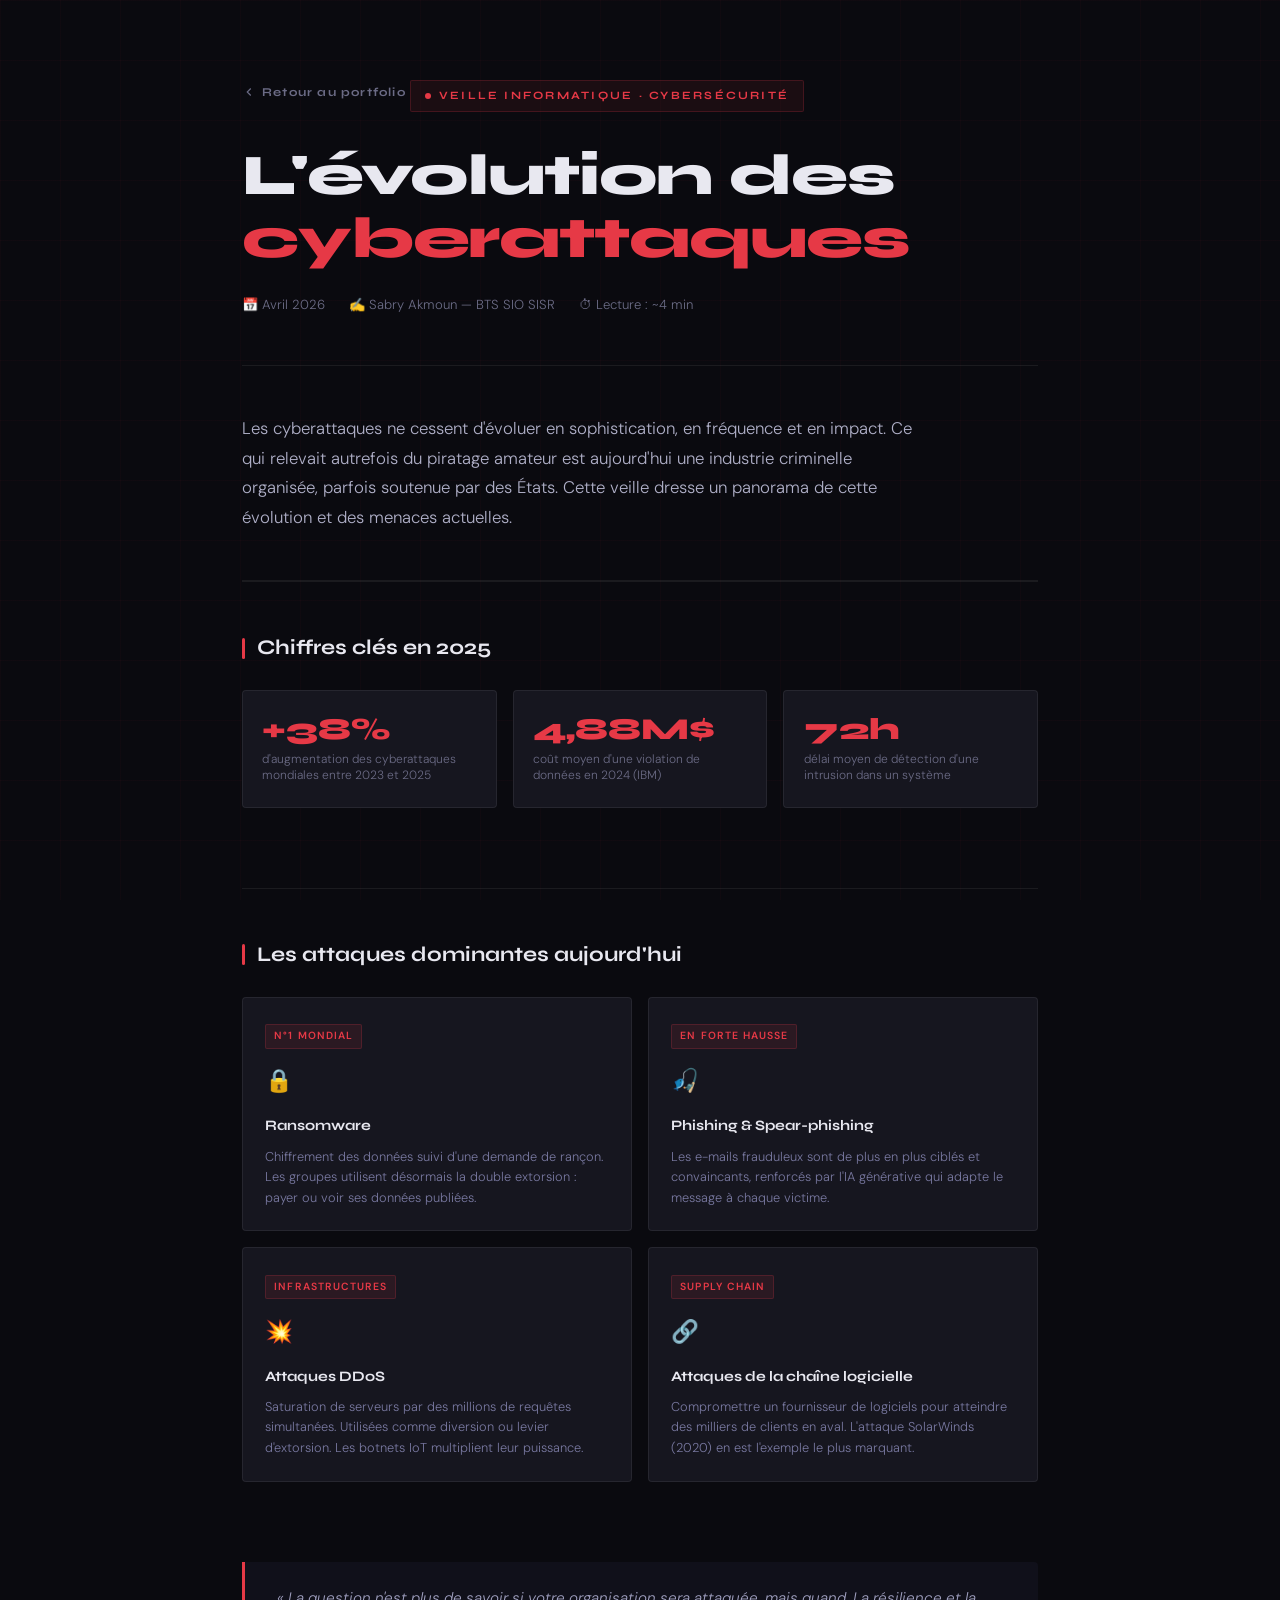
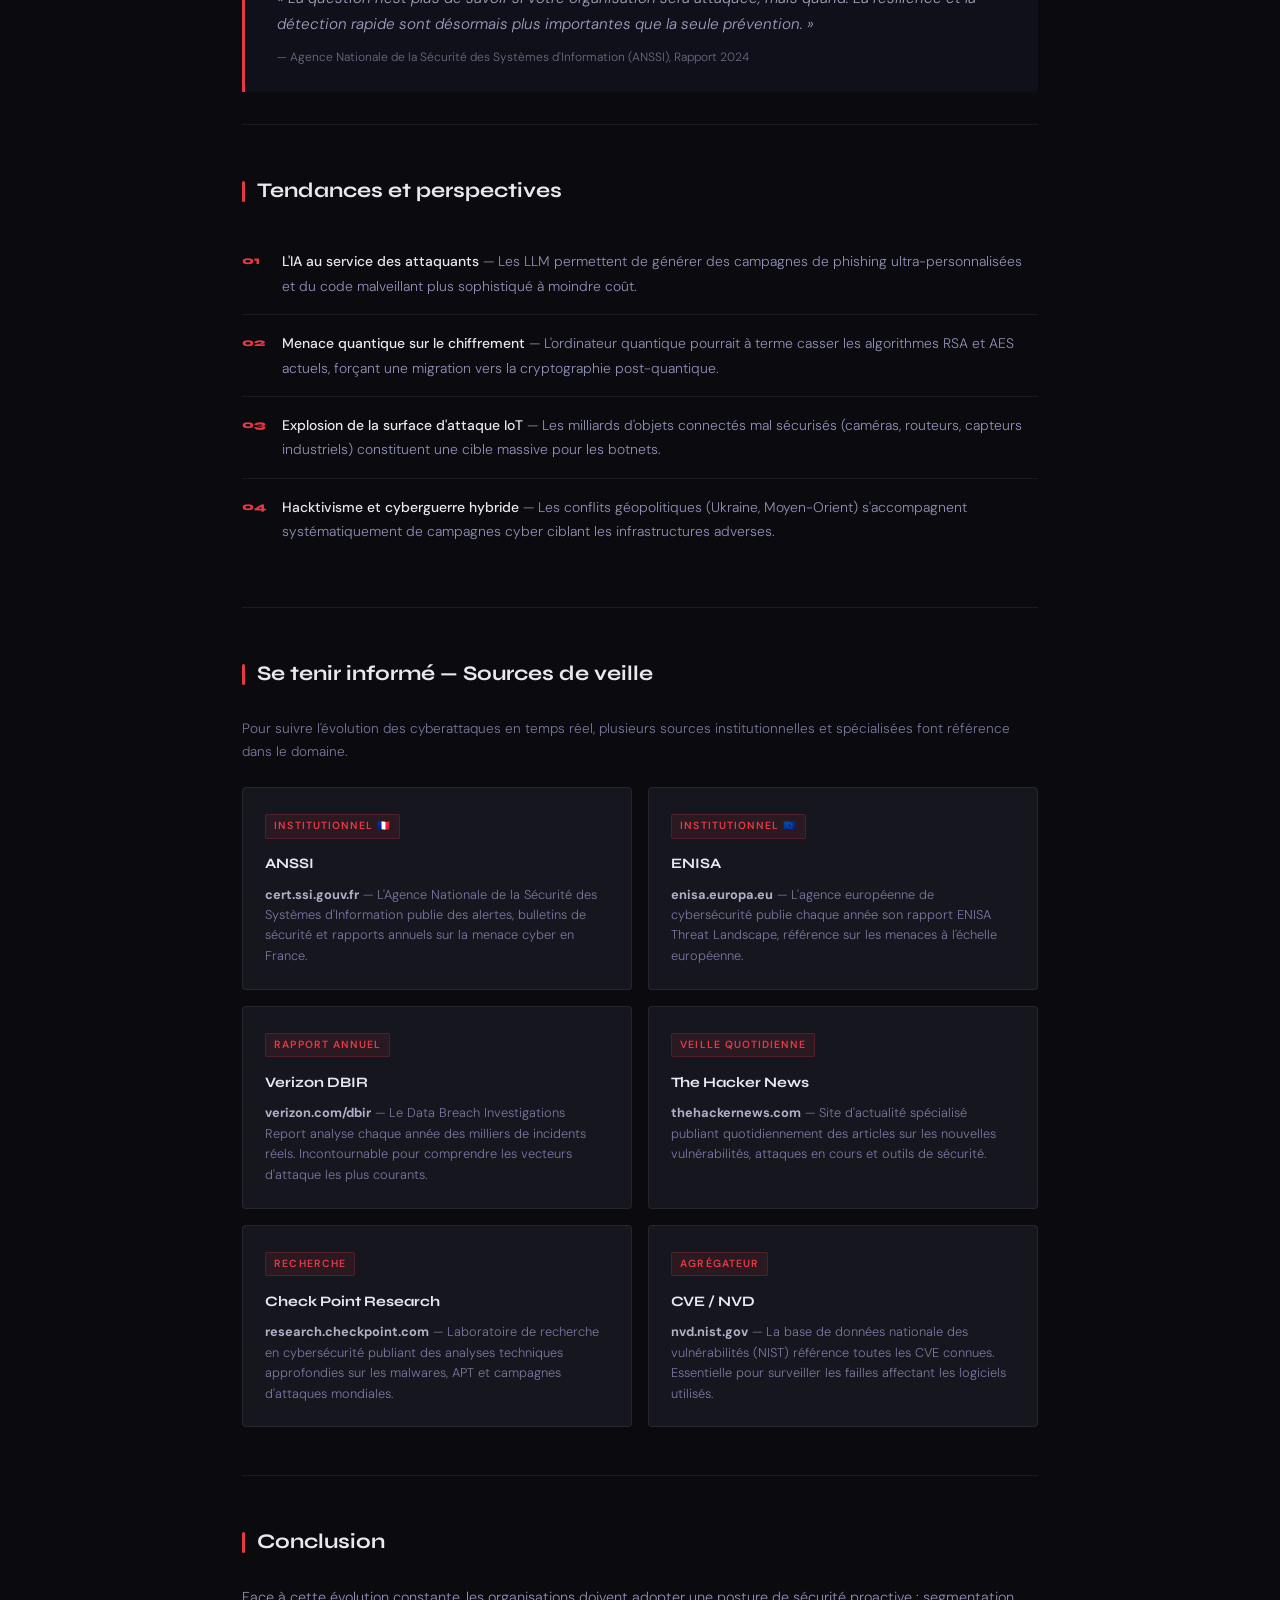
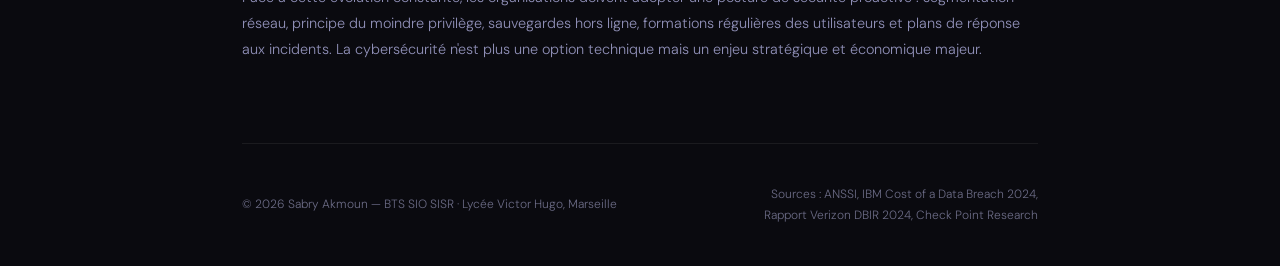
<file: veille_cybersecurite.html>
<!DOCTYPE html>
<html lang="fr">
<head>
<meta charset="UTF-8">
<meta name="viewport" content="width=device-width, initial-scale=1.0">
<title>Veille Informatique — L'évolution des cyberattaques</title>
<link href="https://fonts.googleapis.com/css2?family=Syne:wght@400;600;700;800&family=DM+Sans:ital,wght@0,300;0,400;0,500;1,300&display=swap" rel="stylesheet">
<style>
  :root {
    --red: #e63946;
    --red-dim: #7d1c23;
    --bg: #0a0a0f;
    --bg2: #10101a;
    --bg3: #16161f;
    --border: rgba(255,255,255,0.07);
    --text: #e8e8f0;
    --muted: #6b6b85;
    --accent: #4cc9f0;
  }

  * { margin: 0; padding: 0; box-sizing: border-box; }

  body {
    background: var(--bg);
    color: var(--text);
    font-family: 'DM Sans', sans-serif;
    font-weight: 300;
    line-height: 1.75;
    overflow-x: hidden;
  }

  /* GRID NOISE BACKGROUND */
  body::before {
    content: '';
    position: fixed;
    inset: 0;
    background-image:
      linear-gradient(rgba(230,57,70,0.03) 1px, transparent 1px),
      linear-gradient(90deg, rgba(230,57,70,0.03) 1px, transparent 1px);
    background-size: 60px 60px;
    pointer-events: none;
    z-index: 0;
  }

  .wrap { max-width: 860px; margin: 0 auto; padding: 0 2rem; position: relative; z-index: 1; }

  /* HEADER */
  header {
    padding: 5rem 0 3rem;
    border-bottom: 1px solid var(--border);
  }

  .label {
    display: inline-flex;
    align-items: center;
    gap: 8px;
    font-family: 'Syne', sans-serif;
    font-size: 0.7rem;
    font-weight: 700;
    letter-spacing: 0.2em;
    text-transform: uppercase;
    color: var(--red);
    background: rgba(230,57,70,0.08);
    border: 1px solid rgba(230,57,70,0.2);
    padding: 5px 14px;
    border-radius: 2px;
    margin-bottom: 2rem;
  }

  .label::before {
    content: '';
    width: 6px; height: 6px;
    background: var(--red);
    border-radius: 50%;
    animation: blink 1.4s infinite;
  }

  @keyframes blink { 0%,100%{opacity:1} 50%{opacity:0.2} }

  h1 {
    font-family: 'Syne', sans-serif;
    font-size: clamp(2.2rem, 5vw, 3.6rem);
    font-weight: 800;
    line-height: 1.1;
    letter-spacing: -0.02em;
    margin-bottom: 1.5rem;
  }

  h1 em {
    font-style: normal;
    color: var(--red);
  }

  .meta {
    display: flex;
    align-items: center;
    gap: 1.5rem;
    font-size: 0.82rem;
    color: var(--muted);
    flex-wrap: wrap;
  }

  .meta span { display: flex; align-items: center; gap: 5px; }

  /* INTRO */
  .intro {
    padding: 3rem 0;
    border-bottom: 1px solid var(--border);
  }

  .intro p {
    font-size: 1.05rem;
    color: #b0b0c8;
    max-width: 680px;
  }

  /* TIMELINE */
  .timeline { padding: 3rem 0; }

  .timeline-title {
    font-family: 'Syne', sans-serif;
    font-size: 0.65rem;
    font-weight: 700;
    letter-spacing: 0.25em;
    text-transform: uppercase;
    color: var(--muted);
    margin-bottom: 2.5rem;
  }

  .tl-item {
    display: grid;
    grid-template-columns: 80px 1px 1fr;
    gap: 0 2rem;
    margin-bottom: 2.5rem;
    opacity: 0;
    transform: translateY(16px);
    animation: fadeup 0.5s forwards;
  }

  .tl-item:nth-child(2) { animation-delay: 0.1s; }
  .tl-item:nth-child(3) { animation-delay: 0.2s; }
  .tl-item:nth-child(4) { animation-delay: 0.3s; }
  .tl-item:nth-child(5) { animation-delay: 0.4s; }
  .tl-item:nth-child(6) { animation-delay: 0.5s; }

  @keyframes fadeup { to { opacity:1; transform:translateY(0); } }

  .tl-year {
    font-family: 'Syne', sans-serif;
    font-size: 0.78rem;
    font-weight: 700;
    color: var(--red);
    padding-top: 0.2rem;
    text-align: right;
  }

  .tl-line {
    background: var(--border);
    position: relative;
  }

  .tl-line::before {
    content: '';
    position: absolute;
    top: 6px;
    left: 50%;
    transform: translateX(-50%);
    width: 7px; height: 7px;
    background: var(--red);
    border-radius: 50%;
    box-shadow: 0 0 10px rgba(230,57,70,0.5);
  }

  .tl-content { padding-bottom: 1rem; }

  .tl-content h3 {
    font-family: 'Syne', sans-serif;
    font-size: 0.95rem;
    font-weight: 700;
    margin-bottom: 0.4rem;
    color: var(--text);
  }

  .tl-content p {
    font-size: 0.85rem;
    color: #8888a8;
    line-height: 1.65;
  }

  /* SECTIONS */
  .section {
    padding: 3rem 0;
    border-top: 1px solid var(--border);
  }

  h2 {
    font-family: 'Syne', sans-serif;
    font-size: 1.3rem;
    font-weight: 700;
    margin-bottom: 1.5rem;
    display: flex;
    align-items: center;
    gap: 12px;
  }

  h2::before {
    content: '';
    display: block;
    width: 3px;
    height: 1.3rem;
    background: var(--red);
    border-radius: 2px;
    flex-shrink: 0;
  }

  /* STAT CARDS */
  .stats {
    display: grid;
    grid-template-columns: repeat(3, 1fr);
    gap: 1rem;
    margin-bottom: 2rem;
  }

  .stat {
    background: var(--bg3);
    border: 1px solid var(--border);
    padding: 1.4rem 1.2rem;
    border-radius: 4px;
    position: relative;
    overflow: hidden;
  }

  .stat::after {
    content: '';
    position: absolute;
    bottom: 0; left: 0; right: 0;
    height: 2px;
    background: var(--red);
    transform: scaleX(0);
    transform-origin: left;
    transition: transform 0.3s ease;
  }

  .stat:hover::after { transform: scaleX(1); }

  .stat-num {
    font-family: 'Syne', sans-serif;
    font-size: 1.9rem;
    font-weight: 800;
    color: var(--red);
    line-height: 1;
    margin-bottom: 0.4rem;
  }

  .stat-label {
    font-size: 0.75rem;
    color: var(--muted);
    line-height: 1.4;
  }

  /* CARDS ATTAQUES */
  .cards {
    display: grid;
    grid-template-columns: 1fr 1fr;
    gap: 1rem;
  }

  .card {
    background: var(--bg3);
    border: 1px solid var(--border);
    border-radius: 4px;
    padding: 1.4rem;
    transition: border-color 0.25s, transform 0.25s;
  }

  .card:hover {
    border-color: rgba(230,57,70,0.3);
    transform: translateY(-2px);
  }

  .card-icon {
    font-size: 1.4rem;
    margin-bottom: 0.8rem;
  }

  .card h4 {
    font-family: 'Syne', sans-serif;
    font-size: 0.9rem;
    font-weight: 700;
    margin-bottom: 0.5rem;
  }

  .card p {
    font-size: 0.8rem;
    color: #7878a0;
    line-height: 1.6;
  }

  .card .tag {
    display: inline-block;
    font-size: 0.65rem;
    font-weight: 600;
    letter-spacing: 0.1em;
    text-transform: uppercase;
    background: rgba(230,57,70,0.1);
    color: var(--red);
    border: 1px solid rgba(230,57,70,0.2);
    padding: 2px 8px;
    border-radius: 2px;
    margin-bottom: 0.8rem;
  }

  /* QUOTE */
  .quote {
    background: var(--bg2);
    border-left: 3px solid var(--red);
    padding: 1.5rem 2rem;
    margin: 2rem 0;
    border-radius: 0 4px 4px 0;
  }

  .quote p {
    font-size: 0.95rem;
    font-style: italic;
    color: #a0a0c0;
    line-height: 1.7;
  }

  .quote cite {
    display: block;
    margin-top: 0.6rem;
    font-size: 0.75rem;
    color: var(--muted);
    font-style: normal;
  }

  /* TENDANCES */
  .tendances { list-style: none; }

  .tendances li {
    display: flex;
    gap: 1rem;
    align-items: flex-start;
    padding: 1rem 0;
    border-bottom: 1px solid var(--border);
    font-size: 0.87rem;
    color: #9090b8;
  }

  .tendances li:last-child { border-bottom: none; }

  .tendances li strong {
    color: var(--text);
    font-weight: 500;
  }

  .tendances li .num {
    font-family: 'Syne', sans-serif;
    font-size: 0.7rem;
    font-weight: 800;
    color: var(--red);
    min-width: 24px;
    padding-top: 2px;
  }

  /* FOOTER */
  footer {
    border-top: 1px solid var(--border);
    padding: 2.5rem 0;
    margin-top: 2rem;
    display: flex;
    justify-content: space-between;
    align-items: center;
    flex-wrap: wrap;
    gap: 1rem;
  }

  footer p {
    font-size: 0.75rem;
    color: var(--muted);
  }

  .sources {
    font-size: 0.75rem;
    color: var(--muted);
    text-align: right;
  }

  .sources span { display: block; }

  @media (max-width: 600px) {
    .stats { grid-template-columns: 1fr 1fr; }
    .cards { grid-template-columns: 1fr; }
    .tl-item { grid-template-columns: 60px 1px 1fr; gap: 0 1rem; }
    footer { flex-direction: column; }
    .sources { text-align: left; }
  }
</style>
</head>
<body>

<div class="wrap">

  <header>
    <a href="./index.html#veille" style="display:inline-flex;align-items:center;gap:6px;font-family:'Syne',sans-serif;font-size:0.75rem;font-weight:700;color:var(--muted);text-decoration:none;letter-spacing:0.1em;margin-bottom:2rem;transition:color 0.2s;" onmouseover="this.style.color='var(--red)'" onmouseout="this.style.color='var(--muted)'">
    <svg width="14" height="14" viewBox="0 0 24 24" fill="none" stroke="currentColor" stroke-width="2"><polyline points="15 18 9 12 15 6"/></svg>
    Retour au portfolio
  </a>
  <div class="label">Veille informatique · Cybersécurité</div>
    <h1>L'évolution des<br><em>cyberattaques</em></h1>
    <div class="meta">
      <span>📅 Avril 2026</span>
      <span>✍️ Sabry Akmoun — BTS SIO SISR</span>
      <span>⏱ Lecture : ~4 min</span>
    </div>
  </header>

  <div class="intro">
    <p>Les cyberattaques ne cessent d'évoluer en sophistication, en fréquence et en impact. Ce qui relevait autrefois du piratage amateur est aujourd'hui une industrie criminelle organisée, parfois soutenue par des États. Cette veille dresse un panorama de cette évolution et des menaces actuelles.</p>
  </div>

  <!-- CHIFFRES CLÉS -->
  <section class="section">
    <h2>Chiffres clés en 2025</h2>
    <div class="stats">
      <div class="stat">
        <div class="stat-num">+38%</div>
        <div class="stat-label">d'augmentation des cyberattaques mondiales entre 2023 et 2025</div>
      </div>
      <div class="stat">
        <div class="stat-num">4,88M$</div>
        <div class="stat-label">coût moyen d'une violation de données en 2024 (IBM)</div>
      </div>
      <div class="stat">
        <div class="stat-num">72h</div>
        <div class="stat-label">délai moyen de détection d'une intrusion dans un système</div>
      </div>
    </div>
  </section>

  <!-- TYPES D'ATTAQUES -->
  <section class="section">
    <h2>Les attaques dominantes aujourd'hui</h2>
    <div class="cards">
      <div class="card">
        <div class="tag">N°1 mondial</div>
        <div class="card-icon">🔒</div>
        <h4>Ransomware</h4>
        <p>Chiffrement des données suivi d'une demande de rançon. Les groupes utilisent désormais la double extorsion : payer ou voir ses données publiées.</p>
      </div>
      <div class="card">
        <div class="tag">En forte hausse</div>
        <div class="card-icon">🎣</div>
        <h4>Phishing & Spear-phishing</h4>
        <p>Les e-mails frauduleux sont de plus en plus ciblés et convaincants, renforcés par l'IA générative qui adapte le message à chaque victime.</p>
      </div>
      <div class="card">
        <div class="tag">Infrastructures</div>
        <div class="card-icon">💥</div>
        <h4>Attaques DDoS</h4>
        <p>Saturation de serveurs par des millions de requêtes simultanées. Utilisées comme diversion ou levier d'extorsion. Les botnets IoT multiplient leur puissance.</p>
      </div>
      <div class="card">
        <div class="tag">Supply chain</div>
        <div class="card-icon">🔗</div>
        <h4>Attaques de la chaîne logicielle</h4>
        <p>Compromettre un fournisseur de logiciels pour atteindre des milliers de clients en aval. L'attaque SolarWinds (2020) en est l'exemple le plus marquant.</p>
      </div>
    </div>
  </section>

  <!-- CITATION -->
  <div class="quote">
    <p>« La question n'est plus de savoir si votre organisation sera attaquée, mais quand. La résilience et la détection rapide sont désormais plus importantes que la seule prévention. »</p>
    <cite>— Agence Nationale de la Sécurité des Systèmes d'Information (ANSSI), Rapport 2024</cite>
  </div>

  <!-- TENDANCES -->
  <section class="section">
    <h2>Tendances et perspectives</h2>
    <ul class="tendances">
      <li>
        <span class="num">01</span>
        <span><strong>L'IA au service des attaquants</strong> — Les LLM permettent de générer des campagnes de phishing ultra-personnalisées et du code malveillant plus sophistiqué à moindre coût.</span>
      </li>
      <li>
        <span class="num">02</span>
        <span><strong>Menace quantique sur le chiffrement</strong> — L'ordinateur quantique pourrait à terme casser les algorithmes RSA et AES actuels, forçant une migration vers la cryptographie post-quantique.</span>
      </li>
      <li>
        <span class="num">03</span>
        <span><strong>Explosion de la surface d'attaque IoT</strong> — Les milliards d'objets connectés mal sécurisés (caméras, routeurs, capteurs industriels) constituent une cible massive pour les botnets.</span>
      </li>
      <li>
        <span class="num">04</span>
        <span><strong>Hacktivisme et cyberguerre hybride</strong> — Les conflits géopolitiques (Ukraine, Moyen-Orient) s'accompagnent systématiquement de campagnes cyber ciblant les infrastructures adverses.</span>
      </li>
    </ul>
  </section>

  <!-- SOURCES DE VEILLE -->
  <section class="section">
    <h2>Se tenir informé — Sources de veille</h2>
    <p style="font-size:0.85rem;color:#7878a0;margin-bottom:1.5rem;line-height:1.7;">Pour suivre l'évolution des cyberattaques en temps réel, plusieurs sources institutionnelles et spécialisées font référence dans le domaine.</p>
    <div class="cards">
      <div class="card">
        <div class="tag">Institutionnel 🇫🇷</div>
        <h4>ANSSI</h4>
        <p><strong style="color:#b0b0c8">cert.ssi.gouv.fr</strong> — L'Agence Nationale de la Sécurité des Systèmes d'Information publie des alertes, bulletins de sécurité et rapports annuels sur la menace cyber en France.</p>
      </div>
      <div class="card">
        <div class="tag">Institutionnel 🇪🇺</div>
        <h4>ENISA</h4>
        <p><strong style="color:#b0b0c8">enisa.europa.eu</strong> — L'agence européenne de cybersécurité publie chaque année son rapport ENISA Threat Landscape, référence sur les menaces à l'échelle européenne.</p>
      </div>
      <div class="card">
        <div class="tag">Rapport annuel</div>
        <h4>Verizon DBIR</h4>
        <p><strong style="color:#b0b0c8">verizon.com/dbir</strong> — Le Data Breach Investigations Report analyse chaque année des milliers de incidents réels. Incontournable pour comprendre les vecteurs d'attaque les plus courants.</p>
      </div>
      <div class="card">
        <div class="tag">Veille quotidienne</div>
        <h4>The Hacker News</h4>
        <p><strong style="color:#b0b0c8">thehackernews.com</strong> — Site d'actualité spécialisé publiant quotidiennement des articles sur les nouvelles vulnérabilités, attaques en cours et outils de sécurité.</p>
      </div>
      <div class="card">
        <div class="tag">Recherche</div>
        <h4>Check Point Research</h4>
        <p><strong style="color:#b0b0c8">research.checkpoint.com</strong> — Laboratoire de recherche en cybersécurité publiant des analyses techniques approfondies sur les malwares, APT et campagnes d'attaques mondiales.</p>
      </div>
      <div class="card">
        <div class="tag">Agrégateur</div>
        <h4>CVE / NVD</h4>
        <p><strong style="color:#b0b0c8">nvd.nist.gov</strong> — La base de données nationale des vulnérabilités (NIST) référence toutes les CVE connues. Essentielle pour surveiller les failles affectant les logiciels utilisés.</p>
      </div>
    </div>
  </section>

  <!-- CONCLUSION -->
  <section class="section">
    <h2>Conclusion</h2>
    <p style="font-size:0.9rem; color:#9090b8; line-height:1.8;">Face à cette évolution constante, les organisations doivent adopter une posture de sécurité proactive : segmentation réseau, principe du moindre privilège, sauvegardes hors ligne, formations régulières des utilisateurs et plans de réponse aux incidents. La cybersécurité n'est plus une option technique mais un enjeu stratégique et économique majeur.</p>
  </section>

  <footer>
    <p>© 2026 Sabry Akmoun — BTS SIO SISR · Lycée Victor Hugo, Marseille</p>
    <div class="sources">
      <span>Sources : ANSSI, IBM Cost of a Data Breach 2024,</span>
      <span>Rapport Verizon DBIR 2024, Check Point Research</span>
    </div>
  </footer>

</div>
</body>
</html>
</file>
<file: style.css>
/* =========================================
   PORTFOLIO SABRY AKMOUN — CSS COMPLET
   ========================================= */

/* RESET */
*, *::after, *::before {
  margin: 0;
  padding: 0;
  box-sizing: inherit;
  font-family: inherit;
}

html {
  font-size: 62.5%;
  scroll-behavior: smooth;
}
@media only screen and (max-width: 75em) { html { font-size: 59%; } }
@media only screen and (max-width: 56.25em) { html { font-size: 56%; } }
@media only screen and (min-width: 112.5em) { html { font-size: 65%; } }

body {
  box-sizing: border-box;
  position: relative;
  line-height: 1.5;
  font-family: 'Source Sans Pro', sans-serif;
  overflow-x: hidden;
  overflow-y: scroll;
  background: #0d1626;
  color: #e0e6f0;
}

a { text-decoration: none; color: inherit; }
li { list-style: none; }
input:focus, button:focus, a:focus, textarea:focus { outline: none; }
button { border: none; cursor: pointer; }
textarea { resize: none; }

/* =========================================
   TYPOGRAPHIE
   ========================================= */
.heading-primary {
  font-size: 6rem;
  text-transform: uppercase;
  letter-spacing: 3px;
  text-align: center;
  color: #e0e6f0;
}
@media only screen and (max-width: 37.5em) { .heading-primary { font-size: 4.5rem; } }

.heading-sec__mb-bg { margin-bottom: 11rem; }
@media only screen and (max-width: 56.25em) { .heading-sec__mb-bg { margin-bottom: 8rem; } }

.heading-sec__mb-med { margin-bottom: 9rem; }
@media only screen and (max-width: 56.25em) { .heading-sec__mb-med { margin-bottom: 8rem; } }

.heading-sec__main {
  display: block;
  font-size: 4rem;
  text-transform: uppercase;
  letter-spacing: 3px;
  text-align: center;
  margin-bottom: 3.5rem;
  position: relative;
  color: #e0e6f0;
}
.heading-sec__main--lt { color: #fff; }
.heading-sec__main--lt::after { content: ''; background: #fff !important; }
.heading-sec__main::after {
  content: '';
  position: absolute;
  top: calc(100% + 1.5rem);
  height: 5px;
  width: 3rem;
  background: #0062b9;
  left: 50%;
  transform: translateX(-50%);
  border-radius: 5px;
}
@media only screen and (max-width: 37.5em) { .heading-sec__main::after { top: calc(100% + 1.2rem); } }

.heading-sec__sub {
  display: block;
  text-align: center;
  color: #8a9bb5;
  font-size: 2rem;
  font-weight: 500;
  max-width: 80rem;
  margin: auto;
  line-height: 1.6;
}
@media only screen and (max-width: 37.5em) { .heading-sec__sub { font-size: 1.8rem; } }
.heading-sec__sub--lt { color: #eee; }

.heading-sm {
  font-size: 2.2rem;
  text-transform: uppercase;
  letter-spacing: 1px;
}

.main-container { max-width: 120rem; margin: auto; width: 92%; }

/* =========================================
   BOUTONS
   ========================================= */
.btn {
  background: #0062b9;
  color: #fff;
  text-transform: uppercase;
  letter-spacing: 2px;
  display: inline-block;
  font-weight: 700;
  border-radius: 5px;
  box-shadow: 0 5px 15px 0 rgba(0,0,0,0.3);
  transition: transform .3s;
}
.btn:hover { transform: translateY(-3px); }
.btn--bg { padding: 1.5rem 8rem; font-size: 2rem; }
.btn--med { padding: 1.5rem 5rem; font-size: 1.6rem; }
.btn--theme { background: #0062b9; color: #fff; }
.btn--theme-inv {
  color: #7eb3e8;
  background: #111c2e;
  border: 2px solid #0062b9;
  box-shadow: none;
  padding: calc(1.5rem - 2px) calc(5rem - 2px);
}

.sec-pad { padding: 12rem 0; }
@media only screen and (max-width: 56.25em) { .sec-pad { padding: 8rem 0; } }

.text-primary {
  color: #c5d4e8;
  font-size: 2.2rem;
  text-align: center;
  width: 100%;
  line-height: 1.6;
}
@media only screen and (max-width: 37.5em) { .text-primary { font-size: 2rem; } }

.d-none { display: none; }

/* =========================================
   HERO
   ========================================= */
.home-hero {
  color: #fff;
  background: linear-gradient(to right, rgba(0,98,185,0.85), rgba(0,98,185,0.85)), url(../../assets/svg/common-bg.svg);
  background-position: center;
  height: 100vh;
  min-height: 80rem;
  max-height: 120rem;
  position: relative;
}
@media only screen and (max-width: 37.5em) { .home-hero { height: unset; min-height: unset; } }

.home-hero__socials {
  position: absolute;
  top: 50%;
  border: 2px solid rgba(255,255,255,0.3);
  transform: translateY(-50%);
}
@media only screen and (max-width: 56.25em) { .home-hero__socials { display: none; } }

.home-hero__mouse-scroll-cont {
  position: absolute;
  bottom: 3%;
  left: 50%;
  transform: translateX(-50%);
}
@media only screen and (max-width: 37.5em) { .home-hero__mouse-scroll-cont { display: none; } }

.home-hero__social { width: 5rem; }
.home-hero__social-icon-link {
  width: 100%;
  display: block;
  padding: 1.2rem;
  border-bottom: 2px solid rgba(255,255,255,0.3);
  transition: background .3s;
}
.home-hero__social-icon-link:hover { background: rgba(255,255,255,0.1); }
.home-hero__social-icon-link--bd-none { border-bottom: 0; }
.home-hero__social-icon { width: 100%; }

.home-hero__content {
  position: absolute;
  top: 50%;
  left: 50%;
  transform: translate(-50%, -50%);
  max-width: 90rem;
  width: 92%;
}
@media only screen and (max-width: 37.5em) {
  .home-hero__content { padding: 19rem 0 13rem 0; margin: auto; position: static; transform: translate(0,0); }
}

.home-hero__info { margin: 3rem auto 0 auto; max-width: 80rem; }
.home-hero__cta { margin-top: 5rem; text-align: center; }

/* =========================================
   ABOUT
   ========================================= */
.about { background: #111c2e; }

.about__content {
  display: grid;
  grid-template-columns: 1fr 1fr;
  grid-gap: 10rem;
}
@media only screen and (max-width: 56.25em) { .about__content { grid-template-columns: 1fr; grid-gap: 8rem; } }

.about__content-title {
  font-weight: 700;
  font-size: 2.8rem;
  margin-bottom: 3rem;
  color: #e0e6f0;
}
@media only screen and (max-width: 37.5em) { .about__content-title { font-size: 2.4rem; } }

.about__content-details-para {
  font-size: 1.8rem;
  color: #9aabbd;
  max-width: 60rem;
  line-height: 1.7;
  margin-bottom: 1rem;
}
.about__content-details-para:last-child { margin-bottom: 4rem; }

/* =========================================
   PROJECTS
   ========================================= */
.projects__row {
  display: grid;
  grid-template-columns: 1.5fr 1fr;
  grid-gap: 5rem;
  margin-bottom: 11rem;
}
@media only screen and (max-width: 56.25em) {
  .projects__row { grid-template-columns: 1fr; grid-gap: 2rem; margin-bottom: 8rem; text-align: center; }
}
.projects__row:last-child { margin-bottom: 0; }
.projects__row-img-cont { overflow: hidden; }
.projects__row-img { width: 100%; display: block; object-fit: cover; }

.projects__row-content {
  padding: 2rem 0;
  display: flex;
  justify-content: center;
  flex-direction: column;
  align-items: flex-start;
}
@media only screen and (max-width: 56.25em) { .projects__row-content { align-items: center; } }

.projects__row-content-title {
  font-weight: 700;
  font-size: 2.8rem;
  margin-bottom: 2rem;
  color: #e0e6f0;
}
@media only screen and (max-width: 37.5em) { .projects__row-content-title { font-size: 2.4rem; } }

.projects__row-content-desc {
  font-size: 1.8rem;
  color: #9aabbd;
  max-width: 60rem;
  line-height: 1.7;
  margin-bottom: 3rem;
}
@media only screen and (max-width: 37.5em) { .projects__row-content-desc { font-size: 1.7rem; } }

/* =========================================
   CONTACT
   ========================================= */
.contact {
  background: linear-gradient(to right, rgba(0,98,185,0.85), rgba(0,98,185,0.85)), url(../../assets/svg/common-bg.svg);
  background-size: cover;
  background-position: center;
}

.contact__form-container {
  box-shadow: 0 0 10px rgba(0,0,0,0.3);
  background: #1a2d42;
  padding: 4rem;
  margin-top: 6rem;
  max-width: 80rem;
  text-align: right;
  width: 95%;
  border-radius: 5px;
  margin: 5rem auto 0 auto;
}
@media only screen and (max-width: 37.5em) { .contact__form-container { padding: 3rem; } }

.contact__form-field { margin-bottom: 4rem; }
@media only screen and (max-width: 37.5em) { .contact__form-field { margin-bottom: 3rem; } }

.contact__form-label {
  color: #8a9bb5;
  font-size: 1.4rem;
  letter-spacing: 1px;
  font-weight: 700;
  margin-bottom: 1rem;
  display: block;
  text-align: left;
}

.contact__form-input {
  color: #e0e6f0;
  padding: 2rem;
  width: 100%;
  border: 1px solid #2d4060;
  font-size: 1.6rem;
  background: #243452;
  border-radius: 5px;
  font-weight: 600;
}
.contact__form-input::placeholder { color: #8a9bb5; font-weight: 600; font-size: 1.6rem; }

.contact__btn { width: 30%; padding: 2rem 4rem; font-size: 1.6rem; }
@media only screen and (max-width: 37.5em) { .contact__btn { width: 100%; } }

/* =========================================
   PROJECT CASE STUDY
   ========================================= */
.project-cs-hero {
  color: #fff;
  background: linear-gradient(to right, rgba(0,98,185,0.85), rgba(0,98,185,0.85)), url(../../assets/svg/common-bg.svg);
  background-size: cover;
  background-position: center;
  position: relative;
}

.project-cs-hero__content {
  padding: 25rem 0 17rem 0;
  max-width: 90rem;
  width: 92%;
  margin: auto;
}
@media only screen and (max-width: 37.5em) { .project-cs-hero__content { padding: 19rem 0 13rem 0; } }

.project-cs-hero__info { margin: 3rem auto 0 auto; max-width: 80rem; }
.project-cs-hero__cta { margin-top: 5rem; text-align: center; }

.project-details__content { padding: 8rem 0; max-width: 90rem; margin: auto; }

.project-details__content-title {
  font-weight: 700;
  font-size: 2.8rem;
  margin-bottom: 3rem;
  color: #e0e6f0;
}
@media only screen and (max-width: 37.5em) { .project-details__content-title { font-size: 2.4rem; } }

.project-details__showcase-img-cont { width: 100%; margin-bottom: 6rem; }
.project-details__showcase-img { width: 100%; }
.project-details__content-main { width: 100%; max-width: 70rem; margin: auto; }
.project-details__desc { margin: 0 0 7rem 0; }

.project-details__desc-para {
  font-size: 1.8rem;
  line-height: 1.7;
  color: #9aabbd;
  margin-bottom: 2rem;
}

.project-details__tools-used { margin: 0 0 7rem 0; }
.project-details__tools-used-list { display: flex; flex-wrap: wrap; }
.project-details__tools-used-item {
  padding: 1rem 2rem;
  margin-bottom: 1.5rem;
  margin-right: 1.5rem;
  font-size: 1.6rem;
  background: #1a2d4a;
  border-radius: 5px;
  font-weight: 600;
  color: #7eb3e8;
}

.project-details__links { margin: 0 0; }
.project-details__links-btn { margin-right: 2rem; }
@media only screen and (max-width: 37.5em) {
  .project-details__links-btn { margin-right: 0; width: 70%; margin-bottom: 2rem; text-align: center; }
  .project-details__links-btn:last-child { margin: 0; }
}

/* =========================================
   HEADER
   ========================================= */
.header {
  position: fixed;
  width: 100%;
  z-index: 1000;
  background: #111c2e;
  box-shadow: 0 10px 100px rgba(0,0,0,0.3);
  border-bottom: 1px solid #1e2f48;
}

.header__content {
  display: flex;
  align-items: center;
  justify-content: space-between;
  padding: 1rem 5rem;
}
@media only screen and (max-width: 56.25em) { .header__content { padding: 0 2rem; } }

.header__logo-container {
  display: flex;
  align-items: center;
  cursor: pointer;
  color: #e0e6f0;
  transition: color .3s;
}
.header__logo-container:hover { color: #7eb3e8; }

.header__logo-img-cont {
  width: 5rem;
  height: 5rem;
  border-radius: 50px;
  overflow: hidden;
  margin-right: 1.5rem;
  background: #0062b9;
}
@media only screen and (max-width: 56.25em) { .header__logo-img-cont { width: 4.5rem; height: 4.5rem; margin-right: 1.2rem; } }

.header__logo-img { width: 100%; height: 100%; object-fit: cover; object-position: center; display: block; }

.header__logo-sub {
  font-size: 1.8rem;
  text-transform: uppercase;
  font-weight: 700;
  letter-spacing: 1px;
  color: #e0e6f0;
}

.header__links { display: flex; }
@media only screen and (max-width: 37.5em) { .header__links { display: none; } }

.header__link {
  padding: 2.2rem 3rem;
  display: inline-block;
  font-size: 1.6rem;
  color: #c5d4e8;
  text-transform: uppercase;
  letter-spacing: 1px;
  font-weight: 700;
  transition: color .3s;
}
.header__link:hover { color: #7eb3e8; }
@media only screen and (max-width: 56.25em) { .header__link { padding: 3rem 1.8rem; font-size: 1.5rem; } }

.header__main-ham-menu-cont {
  display: none;
  width: 3rem;
  padding: 2.2rem 0;
}
@media only screen and (max-width: 37.5em) { .header__main-ham-menu-cont { display: block; } }

.header__main-ham-menu { width: 100%; }
.header__main-ham-menu-close { width: 100%; }

.header__sm-menu {
  background: #111c2e;
  position: absolute;
  width: 100%;
  top: 100%;
  visibility: hidden;
  opacity: 0;
  transition: all .3s;
  box-shadow: 0px 5px 5px 0px rgba(0,0,0,0.3);
  border-top: 1px solid #1e2f48;
}
.header__sm-menu--active { visibility: hidden; opacity: 0; }
@media only screen and (max-width: 37.5em) {
  .header__sm-menu--active { visibility: visible; opacity: 1; }
}

.header__sm-menu-link a {
  display: block;
  text-decoration: none;
  padding: 2.5rem 3rem;
  font-size: 1.6rem;
  color: #c5d4e8;
  text-align: right;
  border-bottom: 1px solid #1e2f48;
  font-weight: 700;
  text-transform: uppercase;
  letter-spacing: 2px;
  transition: color .3s;
}
.header__sm-menu-link a:hover { color: #7eb3e8; }
.header__sm-menu-link:first-child a { border-top: 1px solid #1e2f48; }

/* =========================================
   FOOTER
   ========================================= */
.main-footer { background: #070e1a; color: #e0e6f0; }

.main-footer__upper {
  display: flex;
  justify-content: space-between;
  padding: 8rem 0;
}
@media only screen and (max-width: 56.25em) { .main-footer__upper { padding: 6rem 0; } }
@media only screen and (max-width: 37.5em) { .main-footer__upper { display: block; } }

.main-footer__row-1 { order: 2; }
@media only screen and (max-width: 56.25em) { .main-footer__row-1 { margin-bottom: 5rem; } }

.main-footer__row-2 { width: 40%; order: 1; max-width: 50rem; }
@media only screen and (max-width: 56.25em) { .main-footer__row-2 { width: 100%; } }

.main-footer__short-desc { margin-top: 2rem; color: #8a9bb5; font-size: 1.5rem; line-height: 1.7; }
.main-footer__social-cont { margin-top: 2rem; }
.main-footer__icon { margin-right: 1rem; width: 2.5rem; }
.main-footer__icon--mr-none { margin-right: 0; }

.main-footer__lower {
  padding: 4rem 0;
  border-top: 1px solid #1e2f48;
  color: #8a9bb5;
  font-size: 1.2rem;
  text-align: center;
}
.main-footer__lower a { text-decoration: underline; font-weight: bold; margin-left: 2px; }
@media only screen and (max-width: 56.25em) { .main-footer__lower { padding: 3.5rem 0; } }

.text-lt { color: #e0e6f0; }

/* =========================================
   SKILLS
   ========================================= */
.skills { display: flex; flex-wrap: wrap; }

.skills__skill {
  padding: 1rem 2rem;
  margin-bottom: 1.5rem;
  margin-right: 1.5rem;
  font-size: 1.6rem;
  background: #1a2d4a;
  border-radius: 5px;
  font-weight: 600;
  color: #7eb3e8;
}

/* =========================================
   MOUSE SCROLL
   ========================================= */
.mouse {
  width: 25px;
  height: 40px;
  border: 2px solid rgba(255,255,255,0.5);
  border-radius: 60px;
  position: relative;
  overflow: hidden;
}
.mouse::before {
  content: '';
  width: 5px;
  height: 5px;
  position: absolute;
  top: 7px;
  left: 50%;
  transform: translateX(-50%);
  background-color: #fff;
  border-radius: 50%;
  opacity: 1;
  animation: wheel 1.3s infinite;
  -webkit-animation: wheel 1.3s infinite;
}

@keyframes wheel { to { opacity: 0; top: 27px; } }
@-webkit-keyframes wheel { to { opacity: 0; top: 27px; } }
</file>
